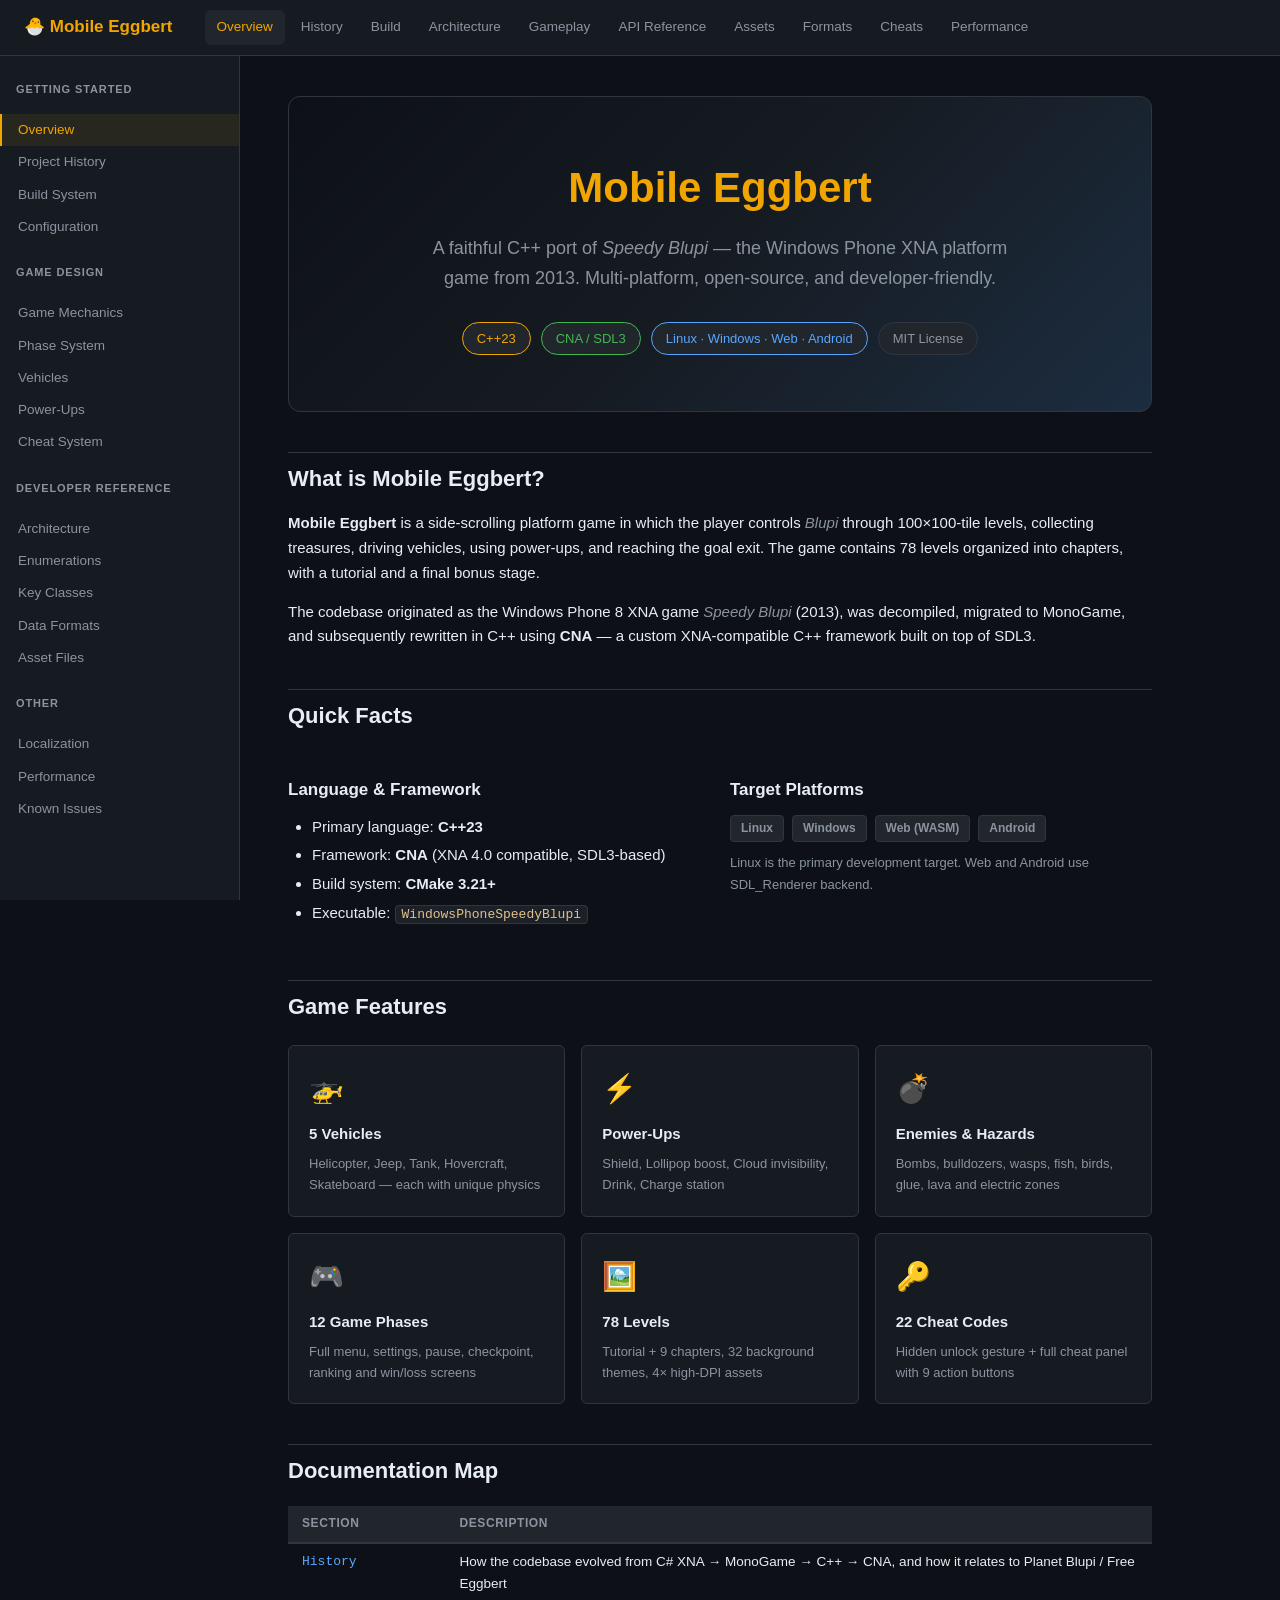
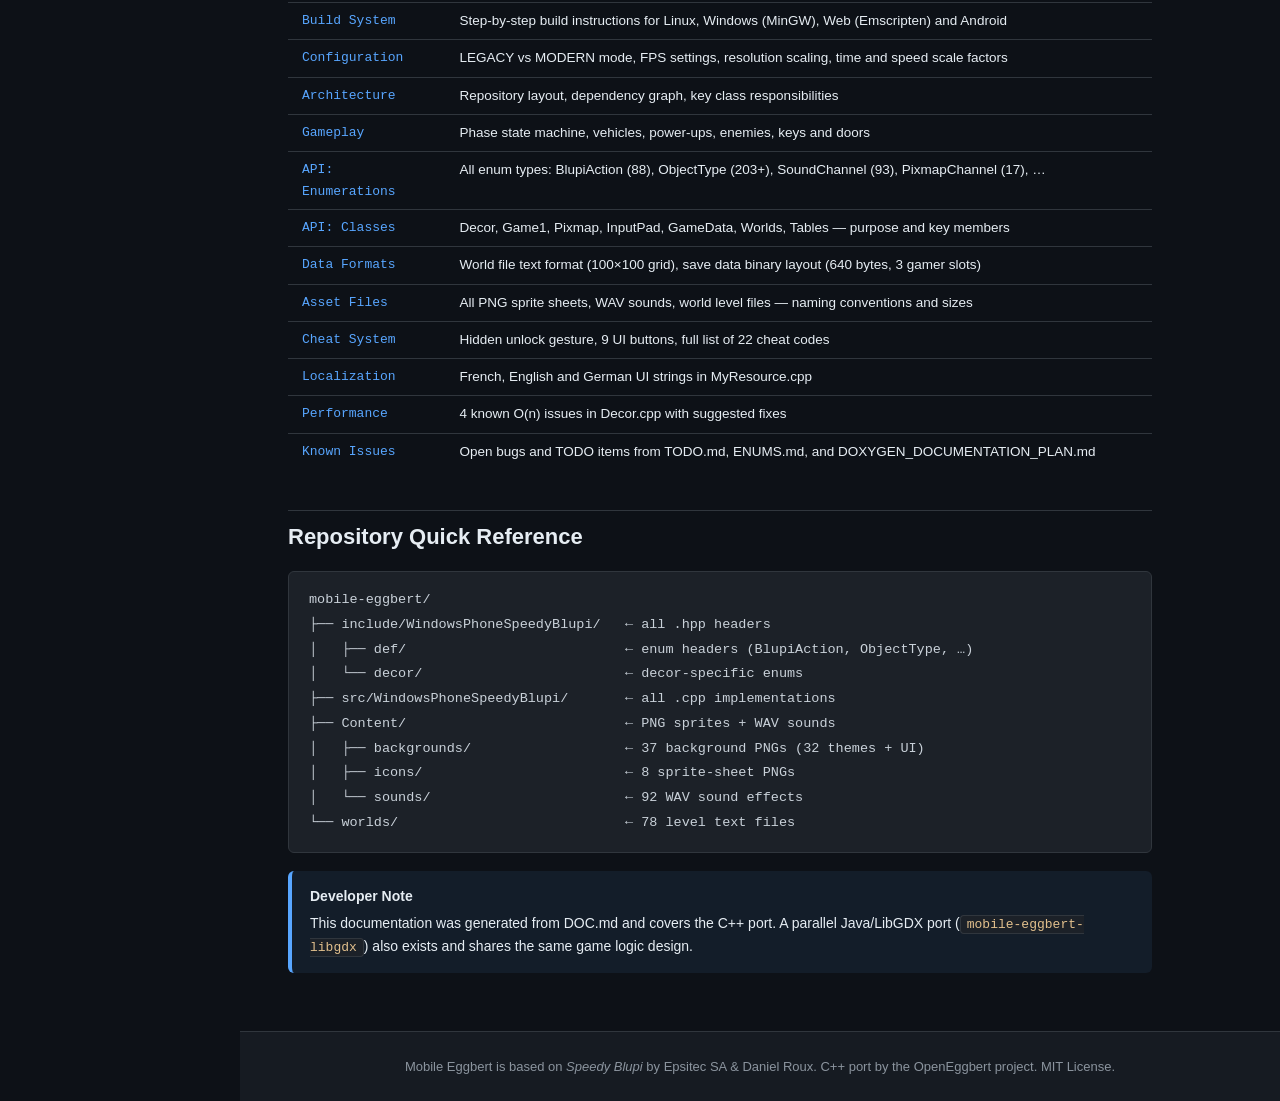
<file: index.html>
<!DOCTYPE html>
<html lang="en">
<head>
  <meta charset="UTF-8">
  <meta name="viewport" content="width=device-width, initial-scale=1.0">
  <title>Mobile Eggbert — Documentation</title>
  <link rel="stylesheet" href="style.css">
</head>
<body>

<div class="topnav">
  <a class="brand" href="index.html">🐣 Mobile Eggbert</a>
  <nav>
    <a href="index.html" class="active">Overview</a>
    <a href="history.html">History</a>
    <a href="build.html">Build</a>
    <a href="architecture.html">Architecture</a>
    <a href="gameplay.html">Gameplay</a>
    <a href="api-enums.html">API Reference</a>
    <a href="assets.html">Assets</a>
    <a href="formats.html">Formats</a>
    <a href="cheats.html">Cheats</a>
    <a href="performance.html">Performance</a>
  </nav>
</div>

<div class="layout">
  <aside class="sidebar">
    <h4>Getting Started</h4>
    <a href="index.html" class="active">Overview</a>
    <a href="history.html">Project History</a>
    <a href="build.html">Build System</a>
    <a href="config.html">Configuration</a>

    <h4>Game Design</h4>
    <a href="gameplay.html">Game Mechanics</a>
    <a href="gameplay.html#phases">Phase System</a>
    <a href="gameplay.html#vehicles">Vehicles</a>
    <a href="gameplay.html#powerups">Power-Ups</a>
    <a href="cheats.html">Cheat System</a>

    <h4>Developer Reference</h4>
    <a href="architecture.html">Architecture</a>
    <a href="api-enums.html">Enumerations</a>
    <a href="api-classes.html">Key Classes</a>
    <a href="formats.html">Data Formats</a>
    <a href="assets.html">Asset Files</a>

    <h4>Other</h4>
    <a href="localization.html">Localization</a>
    <a href="performance.html">Performance</a>
    <a href="todo.html">Known Issues</a>
  </aside>

  <div style="flex:1; min-width:0;">
    <main>

      <div class="hero">
        <h1>Mobile Eggbert</h1>
        <p>A faithful C++ port of <em>Speedy Blupi</em> — the Windows Phone XNA platform game from 2013. Multi-platform, open-source, and developer-friendly.</p>
        <div class="badges">
          <span class="badge accent">C++23</span>
          <span class="badge green">CNA / SDL3</span>
          <span class="badge blue">Linux · Windows · Web · Android</span>
          <span class="badge">MIT License</span>
        </div>
      </div>

      <h2>What is Mobile Eggbert?</h2>
      <p>
        <strong>Mobile Eggbert</strong> is a side-scrolling platform game in which the player controls <em>Blupi</em>
        through 100×100-tile levels, collecting treasures, driving vehicles, using power-ups, and reaching the goal exit.
        The game contains 78 levels organized into chapters, with a tutorial and a final bonus stage.
      </p>
      <p>
        The codebase originated as the Windows Phone 8 XNA game <em>Speedy Blupi</em> (2013), was decompiled, migrated
        to MonoGame, and subsequently rewritten in C++ using <strong>CNA</strong> — a custom XNA-compatible C++ framework
        built on top of SDL3.
      </p>

      <h2>Quick Facts</h2>
      <div class="grid-2">
        <div>
          <h3>Language & Framework</h3>
          <ul>
            <li>Primary language: <strong>C++23</strong></li>
            <li>Framework: <strong>CNA</strong> (XNA 4.0 compatible, SDL3-based)</li>
            <li>Build system: <strong>CMake 3.21+</strong></li>
            <li>Executable: <code>WindowsPhoneSpeedyBlupi</code></li>
          </ul>
        </div>
        <div>
          <h3>Target Platforms</h3>
          <div class="platforms">
            <span class="platform">Linux</span>
            <span class="platform">Windows</span>
            <span class="platform">Web (WASM)</span>
            <span class="platform">Android</span>
          </div>
          <p style="margin-top:10px; font-size:13px; color:var(--text-muted)">Linux is the primary development target. Web and Android use SDL_Renderer backend.</p>
        </div>
      </div>

      <h2>Game Features</h2>
      <div class="cards">
        <a class="card" href="gameplay.html#vehicles">
          <div class="card-icon">🚁</div>
          <div class="card-title">5 Vehicles</div>
          <div class="card-desc">Helicopter, Jeep, Tank, Hovercraft, Skateboard — each with unique physics</div>
        </a>
        <a class="card" href="gameplay.html#powerups">
          <div class="card-icon">⚡</div>
          <div class="card-title">Power-Ups</div>
          <div class="card-desc">Shield, Lollipop boost, Cloud invisibility, Drink, Charge station</div>
        </a>
        <a class="card" href="gameplay.html#enemies">
          <div class="card-icon">💣</div>
          <div class="card-title">Enemies & Hazards</div>
          <div class="card-desc">Bombs, bulldozers, wasps, fish, birds, glue, lava and electric zones</div>
        </a>
        <a class="card" href="gameplay.html#phases">
          <div class="card-icon">🎮</div>
          <div class="card-title">12 Game Phases</div>
          <div class="card-desc">Full menu, settings, pause, checkpoint, ranking and win/loss screens</div>
        </a>
        <a class="card" href="assets.html">
          <div class="card-icon">🖼️</div>
          <div class="card-title">78 Levels</div>
          <div class="card-desc">Tutorial + 9 chapters, 32 background themes, 4× high-DPI assets</div>
        </a>
        <a class="card" href="cheats.html">
          <div class="card-icon">🔑</div>
          <div class="card-title">22 Cheat Codes</div>
          <div class="card-desc">Hidden unlock gesture + full cheat panel with 9 action buttons</div>
        </a>
      </div>

      <h2>Documentation Map</h2>
      <div class="table-wrap">
        <table>
          <thead><tr><th>Section</th><th>Description</th></tr></thead>
          <tbody>
            <tr><td><a href="history.html">History</a></td><td>How the codebase evolved from C# XNA → MonoGame → C++ → CNA, and how it relates to Planet Blupi / Free Eggbert</td></tr>
            <tr><td><a href="build.html">Build System</a></td><td>Step-by-step build instructions for Linux, Windows (MinGW), Web (Emscripten) and Android</td></tr>
            <tr><td><a href="config.html">Configuration</a></td><td>LEGACY vs MODERN mode, FPS settings, resolution scaling, time and speed scale factors</td></tr>
            <tr><td><a href="architecture.html">Architecture</a></td><td>Repository layout, dependency graph, key class responsibilities</td></tr>
            <tr><td><a href="gameplay.html">Gameplay</a></td><td>Phase state machine, vehicles, power-ups, enemies, keys and doors</td></tr>
            <tr><td><a href="api-enums.html">API: Enumerations</a></td><td>All enum types: BlupiAction (88), ObjectType (203+), SoundChannel (93), PixmapChannel (17), …</td></tr>
            <tr><td><a href="api-classes.html">API: Classes</a></td><td>Decor, Game1, Pixmap, InputPad, GameData, Worlds, Tables — purpose and key members</td></tr>
            <tr><td><a href="formats.html">Data Formats</a></td><td>World file text format (100×100 grid), save data binary layout (640 bytes, 3 gamer slots)</td></tr>
            <tr><td><a href="assets.html">Asset Files</a></td><td>All PNG sprite sheets, WAV sounds, world level files — naming conventions and sizes</td></tr>
            <tr><td><a href="cheats.html">Cheat System</a></td><td>Hidden unlock gesture, 9 UI buttons, full list of 22 cheat codes</td></tr>
            <tr><td><a href="localization.html">Localization</a></td><td>French, English and German UI strings in MyResource.cpp</td></tr>
            <tr><td><a href="performance.html">Performance</a></td><td>4 known O(n) issues in Decor.cpp with suggested fixes</td></tr>
            <tr><td><a href="todo.html">Known Issues</a></td><td>Open bugs and TODO items from TODO.md, ENUMS.md, and DOXYGEN_DOCUMENTATION_PLAN.md</td></tr>
          </tbody>
        </table>
      </div>

      <h2>Repository Quick Reference</h2>
      <pre><code>mobile-eggbert/
├── include/WindowsPhoneSpeedyBlupi/   ← all .hpp headers
│   ├── def/                           ← enum headers (BlupiAction, ObjectType, …)
│   └── decor/                         ← decor-specific enums
├── src/WindowsPhoneSpeedyBlupi/       ← all .cpp implementations
├── Content/                           ← PNG sprites + WAV sounds
│   ├── backgrounds/                   ← 37 background PNGs (32 themes + UI)
│   ├── icons/                         ← 8 sprite-sheet PNGs
│   └── sounds/                        ← 92 WAV sound effects
└── worlds/                            ← 78 level text files</code></pre>

      <div class="callout info">
        <strong>Developer Note</strong>
        This documentation was generated from DOC.md and covers the C++ port. A parallel Java/LibGDX port
        (<code>mobile-eggbert-libgdx</code>) also exists and shares the same game logic design.
      </div>

    </main>
    <footer>
      Mobile Eggbert is based on <em>Speedy Blupi</em> by Epsitec SA &amp; Daniel Roux.
      C++ port by the OpenEggbert project. MIT License.
    </footer>
  </div>
</div>

</body>
</html>
</file>
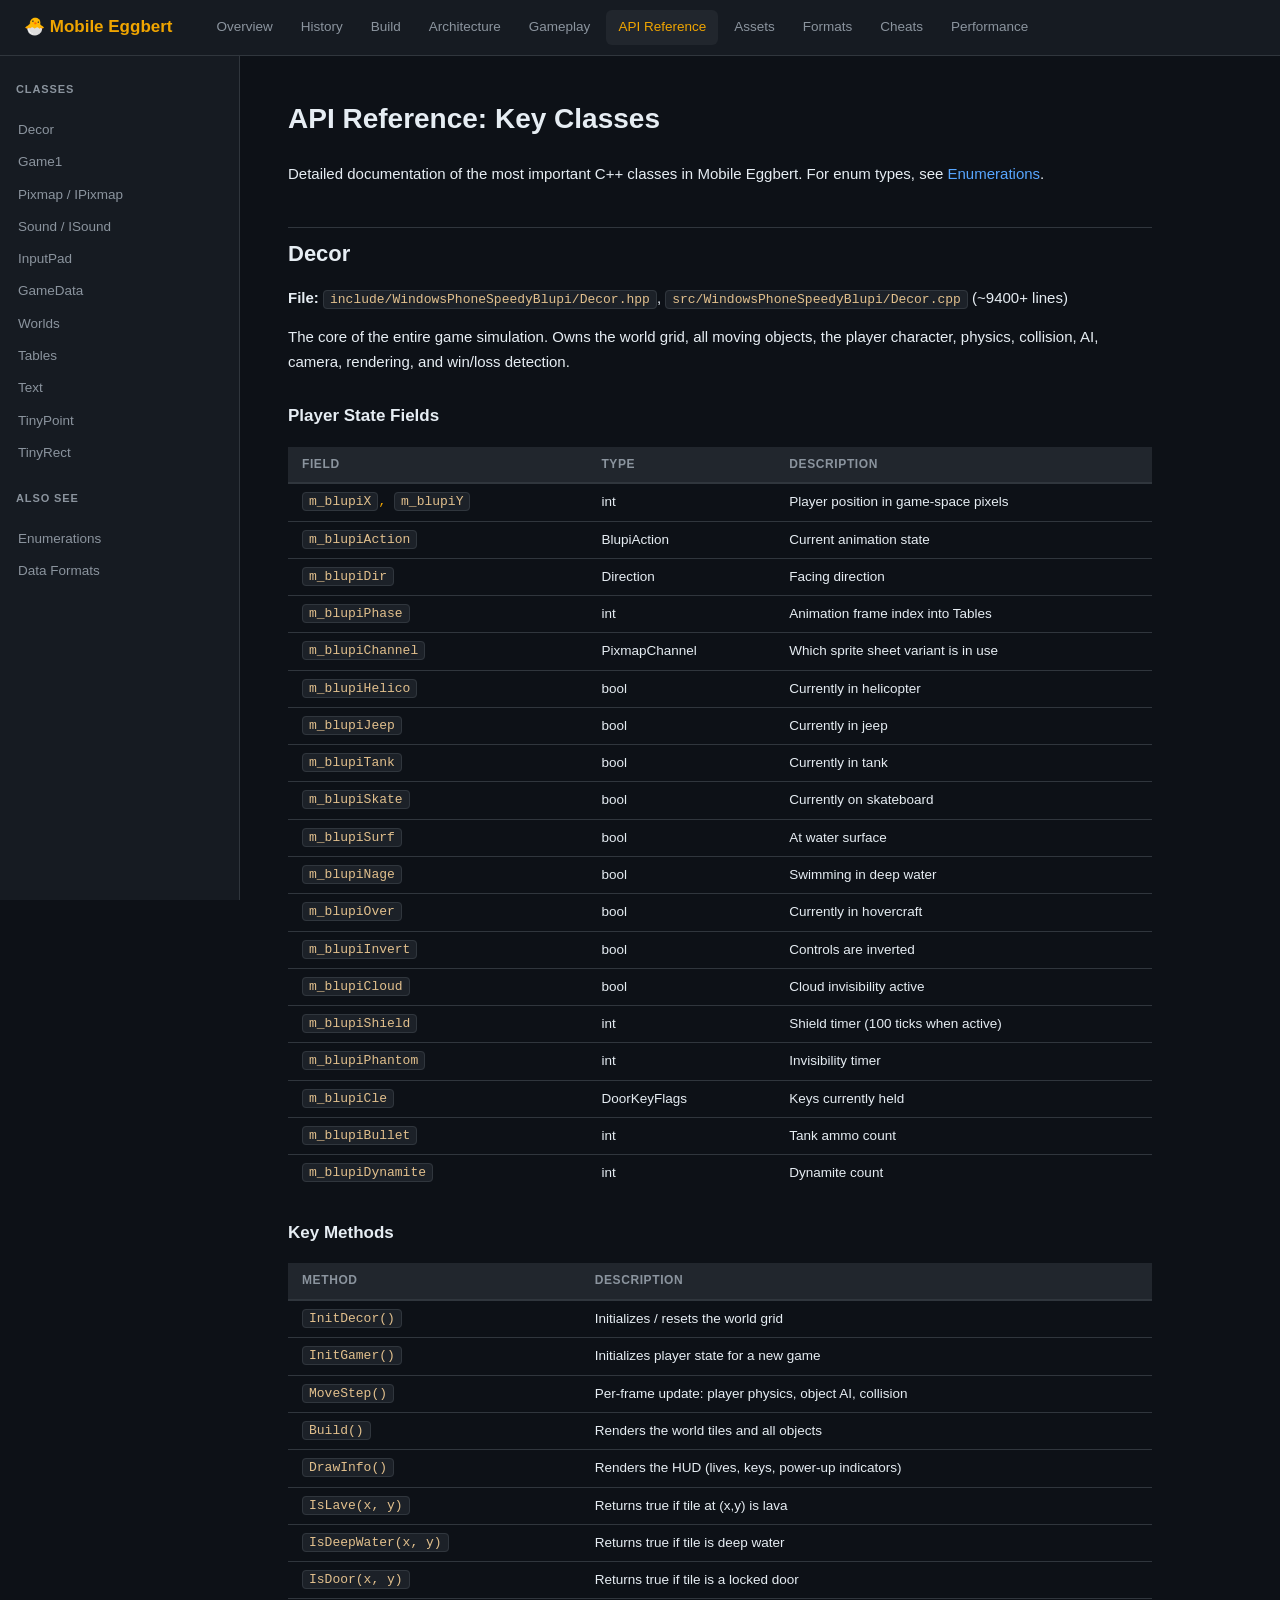
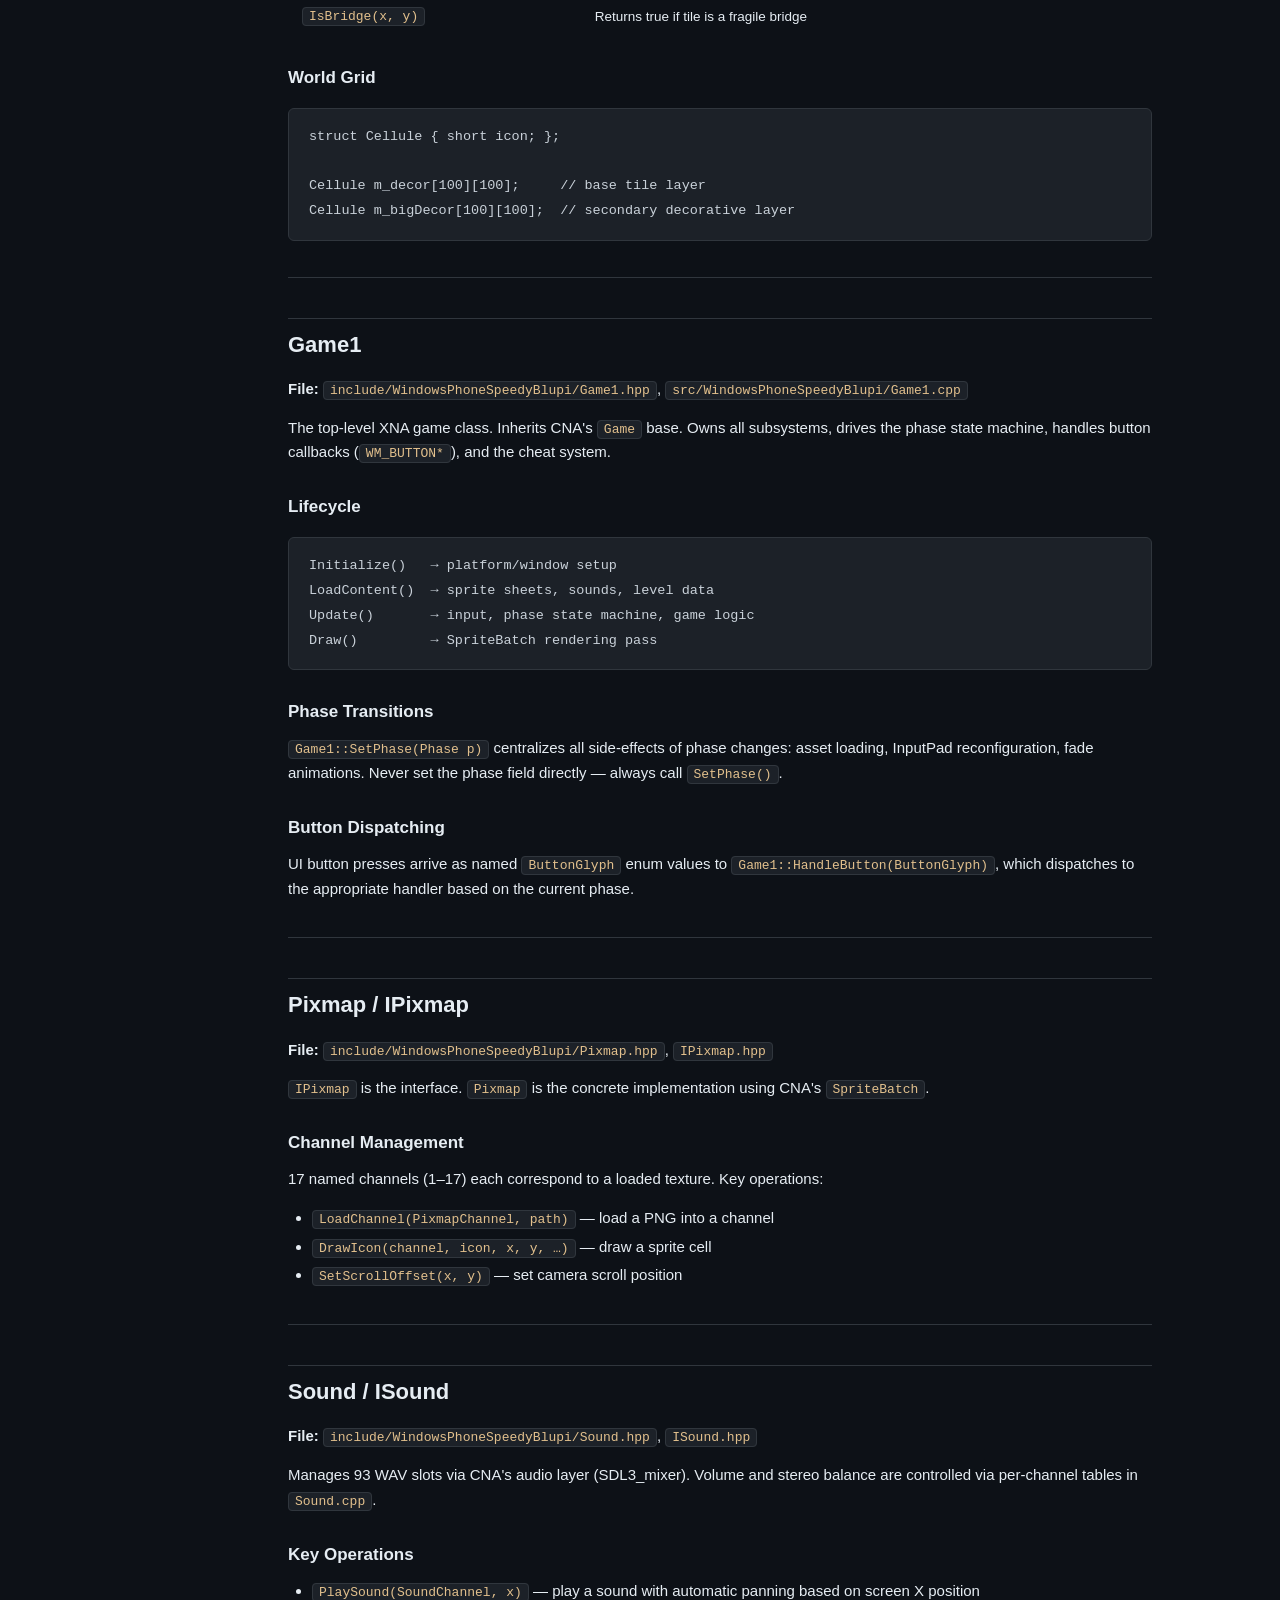
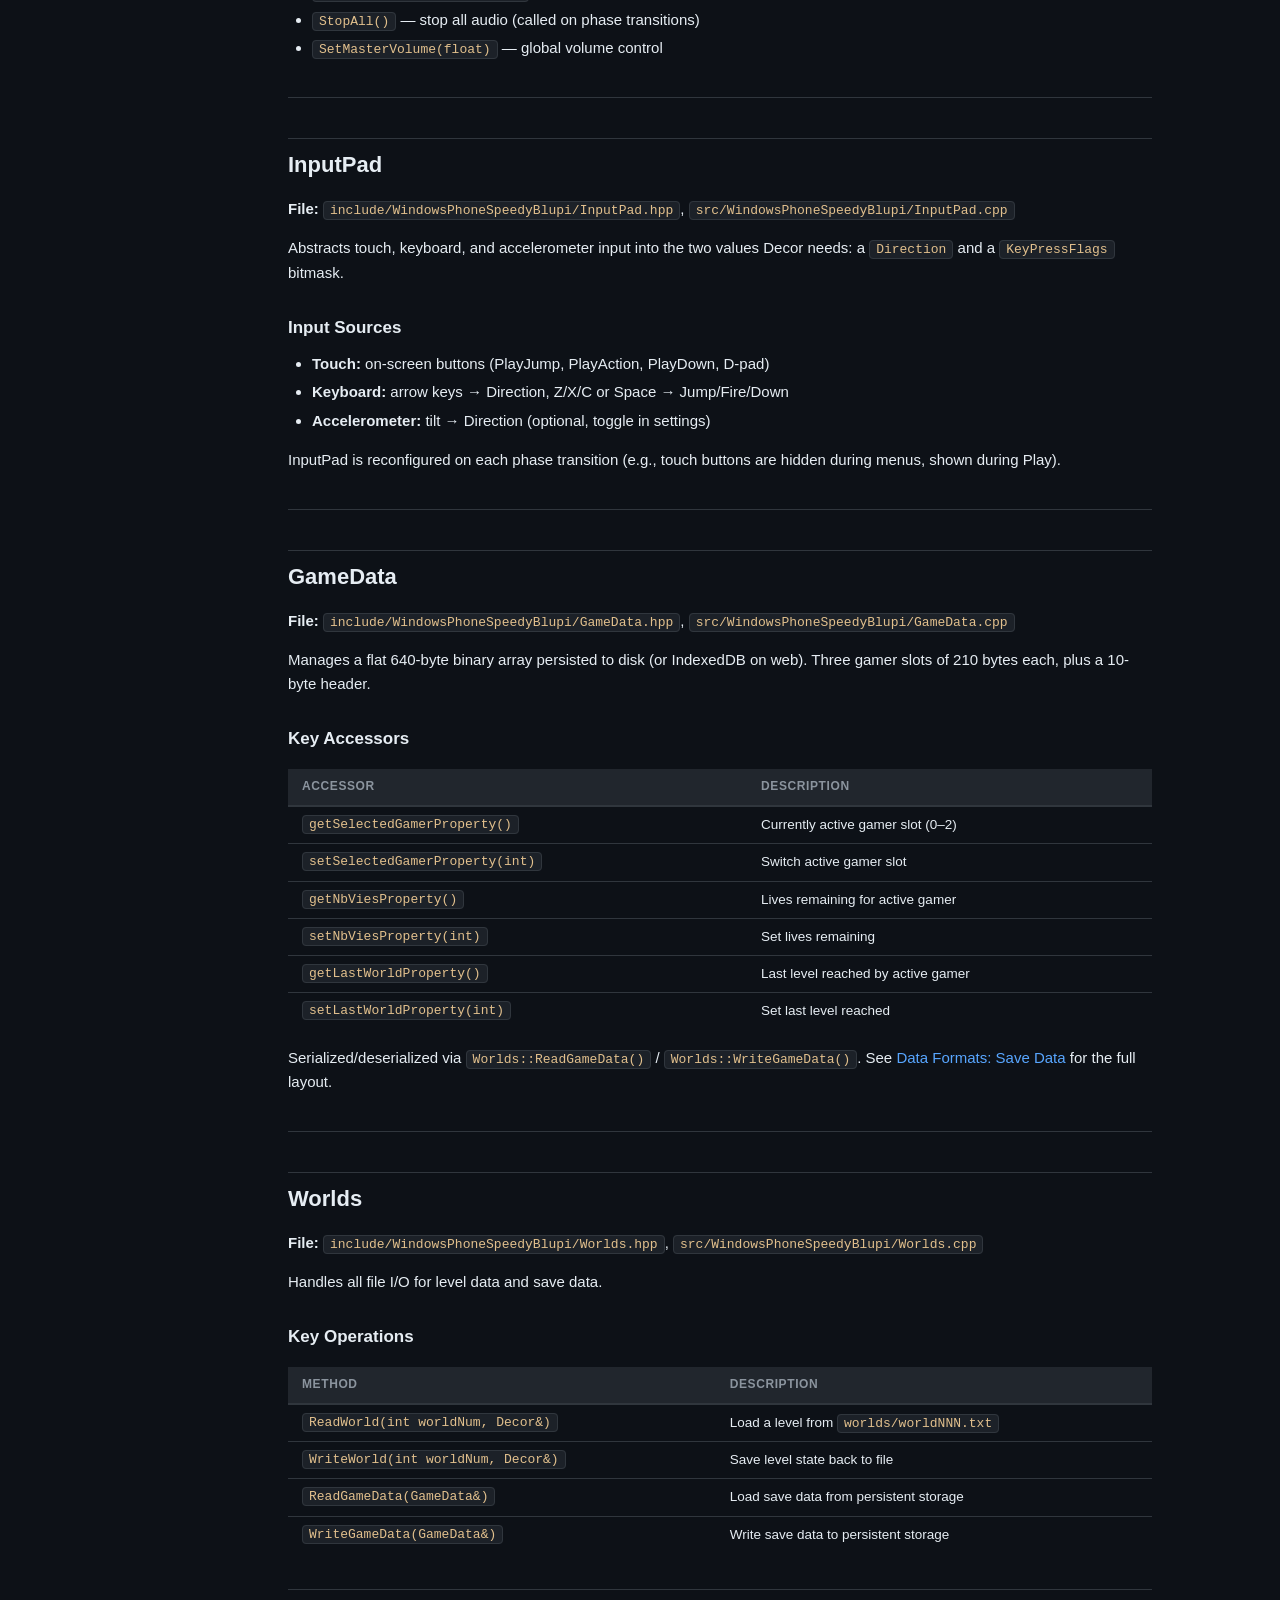
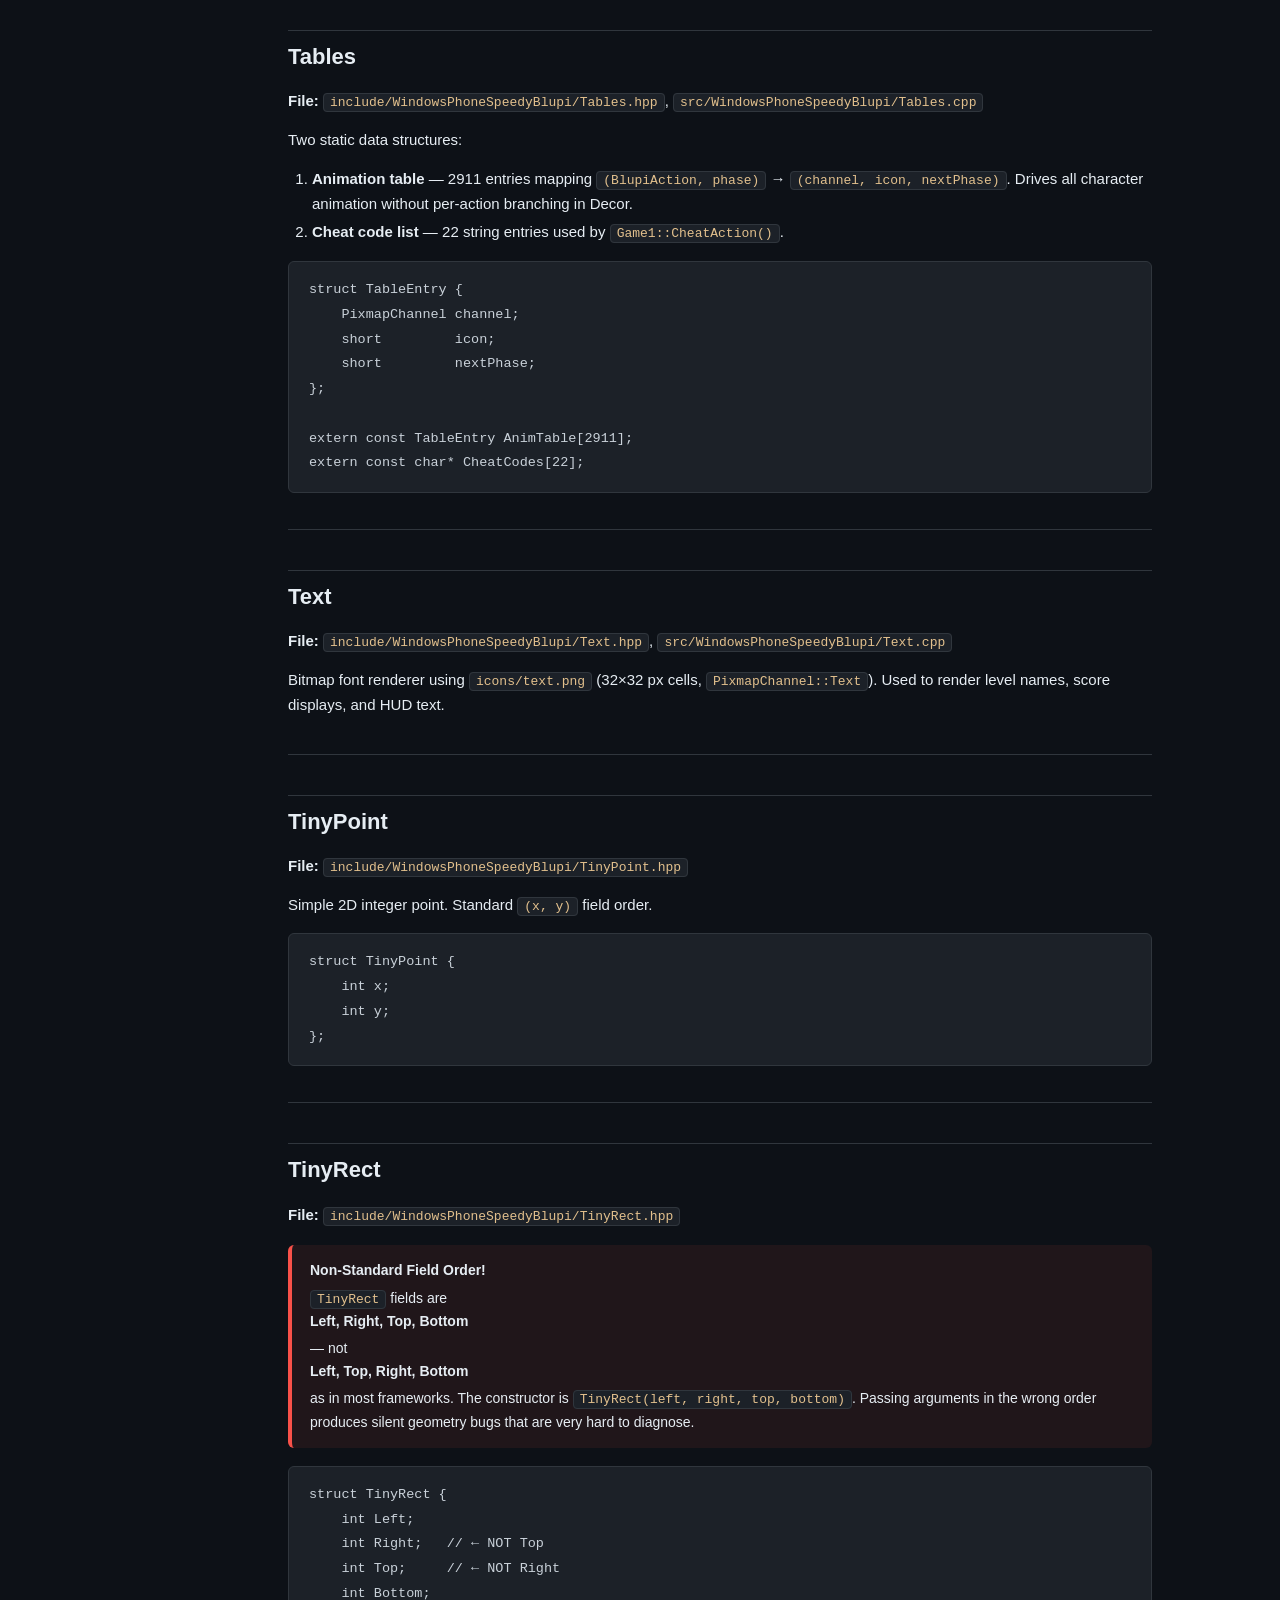
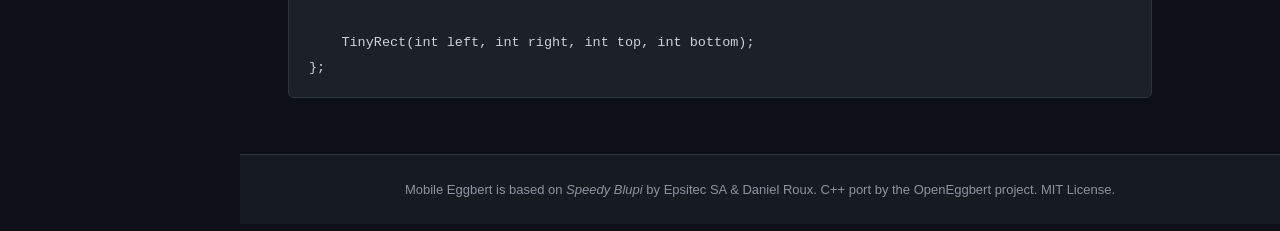
<file: api-classes.html>
<!DOCTYPE html>
<html lang="en">
<head>
  <meta charset="UTF-8">
  <meta name="viewport" content="width=device-width, initial-scale=1.0">
  <title>API: Classes — Mobile Eggbert</title>
  <link rel="stylesheet" href="style.css">
</head>
<body>

<div class="topnav">
  <a class="brand" href="index.html">🐣 Mobile Eggbert</a>
  <nav>
    <a href="index.html">Overview</a>
    <a href="history.html">History</a>
    <a href="build.html">Build</a>
    <a href="architecture.html">Architecture</a>
    <a href="gameplay.html">Gameplay</a>
    <a href="api-enums.html" class="active">API Reference</a>
    <a href="assets.html">Assets</a>
    <a href="formats.html">Formats</a>
    <a href="cheats.html">Cheats</a>
    <a href="performance.html">Performance</a>
  </nav>
</div>

<div class="layout">
  <aside class="sidebar">
    <h4>Classes</h4>
    <a href="#decor">Decor</a>
    <a href="#game1">Game1</a>
    <a href="#pixmap">Pixmap / IPixmap</a>
    <a href="#sound">Sound / ISound</a>
    <a href="#inputpad">InputPad</a>
    <a href="#gamedata">GameData</a>
    <a href="#worlds">Worlds</a>
    <a href="#tables">Tables</a>
    <a href="#text">Text</a>
    <a href="#tinypoint">TinyPoint</a>
    <a href="#tinyrect">TinyRect</a>

    <h4>Also See</h4>
    <a href="api-enums.html">Enumerations</a>
    <a href="formats.html">Data Formats</a>
  </aside>

  <div style="flex:1; min-width:0;">
    <main>
      <h1>API Reference: Key Classes</h1>
      <p>Detailed documentation of the most important C++ classes in Mobile Eggbert. For enum types, see <a href="api-enums.html">Enumerations</a>.</p>

      <!-- DECOR -->
      <h2 id="decor">Decor</h2>
      <p><strong>File:</strong> <code>include/WindowsPhoneSpeedyBlupi/Decor.hpp</code>, <code>src/WindowsPhoneSpeedyBlupi/Decor.cpp</code> (~9400+ lines)</p>
      <p>The core of the entire game simulation. Owns the world grid, all moving objects, the player character, physics, collision, AI, camera, rendering, and win/loss detection.</p>

      <h3>Player State Fields</h3>
      <div class="table-wrap"><table>
        <thead><tr><th>Field</th><th>Type</th><th>Description</th></tr></thead>
        <tbody>
          <tr><td><code>m_blupiX</code>, <code>m_blupiY</code></td><td>int</td><td>Player position in game-space pixels</td></tr>
          <tr><td><code>m_blupiAction</code></td><td>BlupiAction</td><td>Current animation state</td></tr>
          <tr><td><code>m_blupiDir</code></td><td>Direction</td><td>Facing direction</td></tr>
          <tr><td><code>m_blupiPhase</code></td><td>int</td><td>Animation frame index into Tables</td></tr>
          <tr><td><code>m_blupiChannel</code></td><td>PixmapChannel</td><td>Which sprite sheet variant is in use</td></tr>
          <tr><td><code>m_blupiHelico</code></td><td>bool</td><td>Currently in helicopter</td></tr>
          <tr><td><code>m_blupiJeep</code></td><td>bool</td><td>Currently in jeep</td></tr>
          <tr><td><code>m_blupiTank</code></td><td>bool</td><td>Currently in tank</td></tr>
          <tr><td><code>m_blupiSkate</code></td><td>bool</td><td>Currently on skateboard</td></tr>
          <tr><td><code>m_blupiSurf</code></td><td>bool</td><td>At water surface</td></tr>
          <tr><td><code>m_blupiNage</code></td><td>bool</td><td>Swimming in deep water</td></tr>
          <tr><td><code>m_blupiOver</code></td><td>bool</td><td>Currently in hovercraft</td></tr>
          <tr><td><code>m_blupiInvert</code></td><td>bool</td><td>Controls are inverted</td></tr>
          <tr><td><code>m_blupiCloud</code></td><td>bool</td><td>Cloud invisibility active</td></tr>
          <tr><td><code>m_blupiShield</code></td><td>int</td><td>Shield timer (100 ticks when active)</td></tr>
          <tr><td><code>m_blupiPhantom</code></td><td>int</td><td>Invisibility timer</td></tr>
          <tr><td><code>m_blupiCle</code></td><td>DoorKeyFlags</td><td>Keys currently held</td></tr>
          <tr><td><code>m_blupiBullet</code></td><td>int</td><td>Tank ammo count</td></tr>
          <tr><td><code>m_blupiDynamite</code></td><td>int</td><td>Dynamite count</td></tr>
        </tbody>
      </table></div>

      <h3>Key Methods</h3>
      <div class="table-wrap"><table>
        <thead><tr><th>Method</th><th>Description</th></tr></thead>
        <tbody>
          <tr><td><code>InitDecor()</code></td><td>Initializes / resets the world grid</td></tr>
          <tr><td><code>InitGamer()</code></td><td>Initializes player state for a new game</td></tr>
          <tr><td><code>MoveStep()</code></td><td>Per-frame update: player physics, object AI, collision</td></tr>
          <tr><td><code>Build()</code></td><td>Renders the world tiles and all objects</td></tr>
          <tr><td><code>DrawInfo()</code></td><td>Renders the HUD (lives, keys, power-up indicators)</td></tr>
          <tr><td><code>IsLave(x, y)</code></td><td>Returns true if tile at (x,y) is lava</td></tr>
          <tr><td><code>IsDeepWater(x, y)</code></td><td>Returns true if tile is deep water</td></tr>
          <tr><td><code>IsDoor(x, y)</code></td><td>Returns true if tile is a locked door</td></tr>
          <tr><td><code>IsBridge(x, y)</code></td><td>Returns true if tile is a fragile bridge</td></tr>
        </tbody>
      </table></div>

      <h3>World Grid</h3>
      <pre><code>struct Cellule { short icon; };

Cellule m_decor[100][100];     // base tile layer
Cellule m_bigDecor[100][100];  // secondary decorative layer</code></pre>

      <hr>

      <!-- GAME1 -->
      <h2 id="game1">Game1</h2>
      <p><strong>File:</strong> <code>include/WindowsPhoneSpeedyBlupi/Game1.hpp</code>, <code>src/WindowsPhoneSpeedyBlupi/Game1.cpp</code></p>
      <p>The top-level XNA game class. Inherits CNA's <code>Game</code> base. Owns all subsystems, drives the phase state machine, handles button callbacks (<code>WM_BUTTON*</code>), and the cheat system.</p>

      <h3>Lifecycle</h3>
      <pre><code>Initialize()   → platform/window setup
LoadContent()  → sprite sheets, sounds, level data
Update()       → input, phase state machine, game logic
Draw()         → SpriteBatch rendering pass</code></pre>

      <h3>Phase Transitions</h3>
      <p><code>Game1::SetPhase(Phase p)</code> centralizes all side-effects of phase changes: asset loading, InputPad reconfiguration, fade animations. Never set the phase field directly — always call <code>SetPhase()</code>.</p>

      <h3>Button Dispatching</h3>
      <p>UI button presses arrive as named <code>ButtonGlyph</code> enum values to <code>Game1::HandleButton(ButtonGlyph)</code>, which dispatches to the appropriate handler based on the current phase.</p>

      <hr>

      <!-- PIXMAP -->
      <h2 id="pixmap">Pixmap / IPixmap</h2>
      <p><strong>File:</strong> <code>include/WindowsPhoneSpeedyBlupi/Pixmap.hpp</code>, <code>IPixmap.hpp</code></p>
      <p><code>IPixmap</code> is the interface. <code>Pixmap</code> is the concrete implementation using CNA's <code>SpriteBatch</code>.</p>

      <h3>Channel Management</h3>
      <p>17 named channels (1–17) each correspond to a loaded texture. Key operations:</p>
      <ul>
        <li><code>LoadChannel(PixmapChannel, path)</code> — load a PNG into a channel</li>
        <li><code>DrawIcon(channel, icon, x, y, …)</code> — draw a sprite cell</li>
        <li><code>SetScrollOffset(x, y)</code> — set camera scroll position</li>
      </ul>

      <hr>

      <!-- SOUND -->
      <h2 id="sound">Sound / ISound</h2>
      <p><strong>File:</strong> <code>include/WindowsPhoneSpeedyBlupi/Sound.hpp</code>, <code>ISound.hpp</code></p>
      <p>Manages 93 WAV slots via CNA's audio layer (SDL3_mixer). Volume and stereo balance are controlled via per-channel tables in <code>Sound.cpp</code>.</p>

      <h3>Key Operations</h3>
      <ul>
        <li><code>PlaySound(SoundChannel, x)</code> — play a sound with automatic panning based on screen X position</li>
        <li><code>StopAll()</code> — stop all audio (called on phase transitions)</li>
        <li><code>SetMasterVolume(float)</code> — global volume control</li>
      </ul>

      <hr>

      <!-- INPUTPAD -->
      <h2 id="inputpad">InputPad</h2>
      <p><strong>File:</strong> <code>include/WindowsPhoneSpeedyBlupi/InputPad.hpp</code>, <code>src/WindowsPhoneSpeedyBlupi/InputPad.cpp</code></p>
      <p>Abstracts touch, keyboard, and accelerometer input into the two values Decor needs: a <code>Direction</code> and a <code>KeyPressFlags</code> bitmask.</p>

      <h3>Input Sources</h3>
      <ul>
        <li><strong>Touch:</strong> on-screen buttons (PlayJump, PlayAction, PlayDown, D-pad)</li>
        <li><strong>Keyboard:</strong> arrow keys → Direction, Z/X/C or Space → Jump/Fire/Down</li>
        <li><strong>Accelerometer:</strong> tilt → Direction (optional, toggle in settings)</li>
      </ul>

      <p>InputPad is reconfigured on each phase transition (e.g., touch buttons are hidden during menus, shown during Play).</p>

      <hr>

      <!-- GAMEDATA -->
      <h2 id="gamedata">GameData</h2>
      <p><strong>File:</strong> <code>include/WindowsPhoneSpeedyBlupi/GameData.hpp</code>, <code>src/WindowsPhoneSpeedyBlupi/GameData.cpp</code></p>
      <p>Manages a flat 640-byte binary array persisted to disk (or IndexedDB on web). Three gamer slots of 210 bytes each, plus a 10-byte header.</p>

      <h3>Key Accessors</h3>
      <div class="table-wrap"><table>
        <thead><tr><th>Accessor</th><th>Description</th></tr></thead>
        <tbody>
          <tr><td><code>getSelectedGamerProperty()</code></td><td>Currently active gamer slot (0–2)</td></tr>
          <tr><td><code>setSelectedGamerProperty(int)</code></td><td>Switch active gamer slot</td></tr>
          <tr><td><code>getNbViesProperty()</code></td><td>Lives remaining for active gamer</td></tr>
          <tr><td><code>setNbViesProperty(int)</code></td><td>Set lives remaining</td></tr>
          <tr><td><code>getLastWorldProperty()</code></td><td>Last level reached by active gamer</td></tr>
          <tr><td><code>setLastWorldProperty(int)</code></td><td>Set last level reached</td></tr>
        </tbody>
      </table></div>

      <p>Serialized/deserialized via <code>Worlds::ReadGameData()</code> / <code>Worlds::WriteGameData()</code>. See <a href="formats.html#savedata">Data Formats: Save Data</a> for the full layout.</p>

      <hr>

      <!-- WORLDS -->
      <h2 id="worlds">Worlds</h2>
      <p><strong>File:</strong> <code>include/WindowsPhoneSpeedyBlupi/Worlds.hpp</code>, <code>src/WindowsPhoneSpeedyBlupi/Worlds.cpp</code></p>
      <p>Handles all file I/O for level data and save data.</p>

      <h3>Key Operations</h3>
      <div class="table-wrap"><table>
        <thead><tr><th>Method</th><th>Description</th></tr></thead>
        <tbody>
          <tr><td><code>ReadWorld(int worldNum, Decor&amp;)</code></td><td>Load a level from <code>worlds/worldNNN.txt</code></td></tr>
          <tr><td><code>WriteWorld(int worldNum, Decor&amp;)</code></td><td>Save level state back to file</td></tr>
          <tr><td><code>ReadGameData(GameData&amp;)</code></td><td>Load save data from persistent storage</td></tr>
          <tr><td><code>WriteGameData(GameData&amp;)</code></td><td>Write save data to persistent storage</td></tr>
        </tbody>
      </table></div>

      <hr>

      <!-- TABLES -->
      <h2 id="tables">Tables</h2>
      <p><strong>File:</strong> <code>include/WindowsPhoneSpeedyBlupi/Tables.hpp</code>, <code>src/WindowsPhoneSpeedyBlupi/Tables.cpp</code></p>
      <p>Two static data structures:</p>
      <ol>
        <li><strong>Animation table</strong> — 2911 entries mapping <code>(BlupiAction, phase)</code> → <code>(channel, icon, nextPhase)</code>. Drives all character animation without per-action branching in Decor.</li>
        <li><strong>Cheat code list</strong> — 22 string entries used by <code>Game1::CheatAction()</code>.</li>
      </ol>
      <pre><code>struct TableEntry {
    PixmapChannel channel;
    short         icon;
    short         nextPhase;
};

extern const TableEntry AnimTable[2911];
extern const char* CheatCodes[22];</code></pre>

      <hr>

      <!-- TEXT -->
      <h2 id="text">Text</h2>
      <p><strong>File:</strong> <code>include/WindowsPhoneSpeedyBlupi/Text.hpp</code>, <code>src/WindowsPhoneSpeedyBlupi/Text.cpp</code></p>
      <p>Bitmap font renderer using <code>icons/text.png</code> (32×32 px cells, <code>PixmapChannel::Text</code>). Used to render level names, score displays, and HUD text.</p>

      <hr>

      <!-- TINYPOINT -->
      <h2 id="tinypoint">TinyPoint</h2>
      <p><strong>File:</strong> <code>include/WindowsPhoneSpeedyBlupi/TinyPoint.hpp</code></p>
      <p>Simple 2D integer point. Standard <code>(x, y)</code> field order.</p>
      <pre><code>struct TinyPoint {
    int x;
    int y;
};</code></pre>

      <hr>

      <!-- TINYRECT -->
      <h2 id="tinyrect">TinyRect</h2>
      <p><strong>File:</strong> <code>include/WindowsPhoneSpeedyBlupi/TinyRect.hpp</code></p>

      <div class="callout danger">
        <strong>Non-Standard Field Order!</strong>
        <code>TinyRect</code> fields are <strong>Left, Right, Top, Bottom</strong> — not <strong>Left, Top, Right, Bottom</strong>
        as in most frameworks. The constructor is <code>TinyRect(left, right, top, bottom)</code>.
        Passing arguments in the wrong order produces silent geometry bugs that are very hard to diagnose.
      </div>

      <pre><code>struct TinyRect {
    int Left;
    int Right;   // ← NOT Top
    int Top;     // ← NOT Right
    int Bottom;

    TinyRect(int left, int right, int top, int bottom);
};</code></pre>

    </main>
    <footer>
      Mobile Eggbert is based on <em>Speedy Blupi</em> by Epsitec SA &amp; Daniel Roux.
      C++ port by the OpenEggbert project. MIT License.
    </footer>
  </div>
</div>

</body>
</html>
</file>
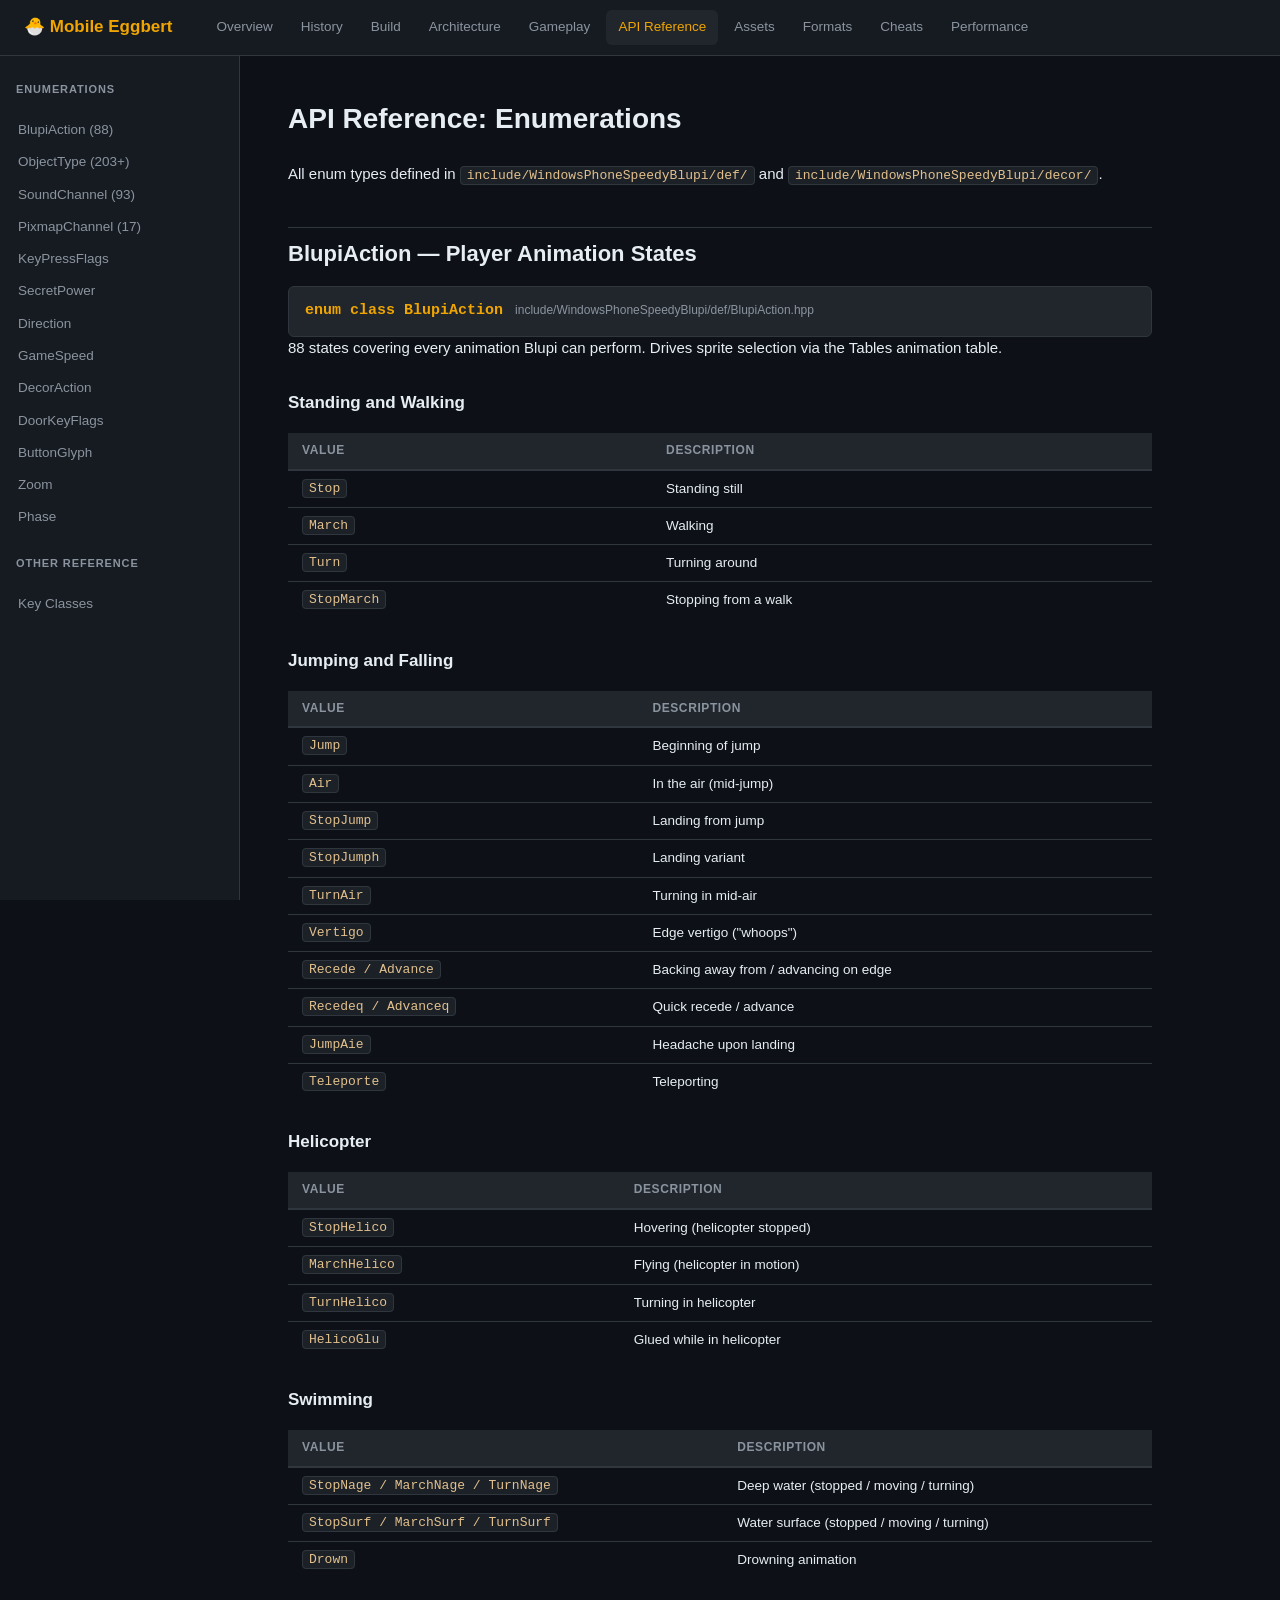
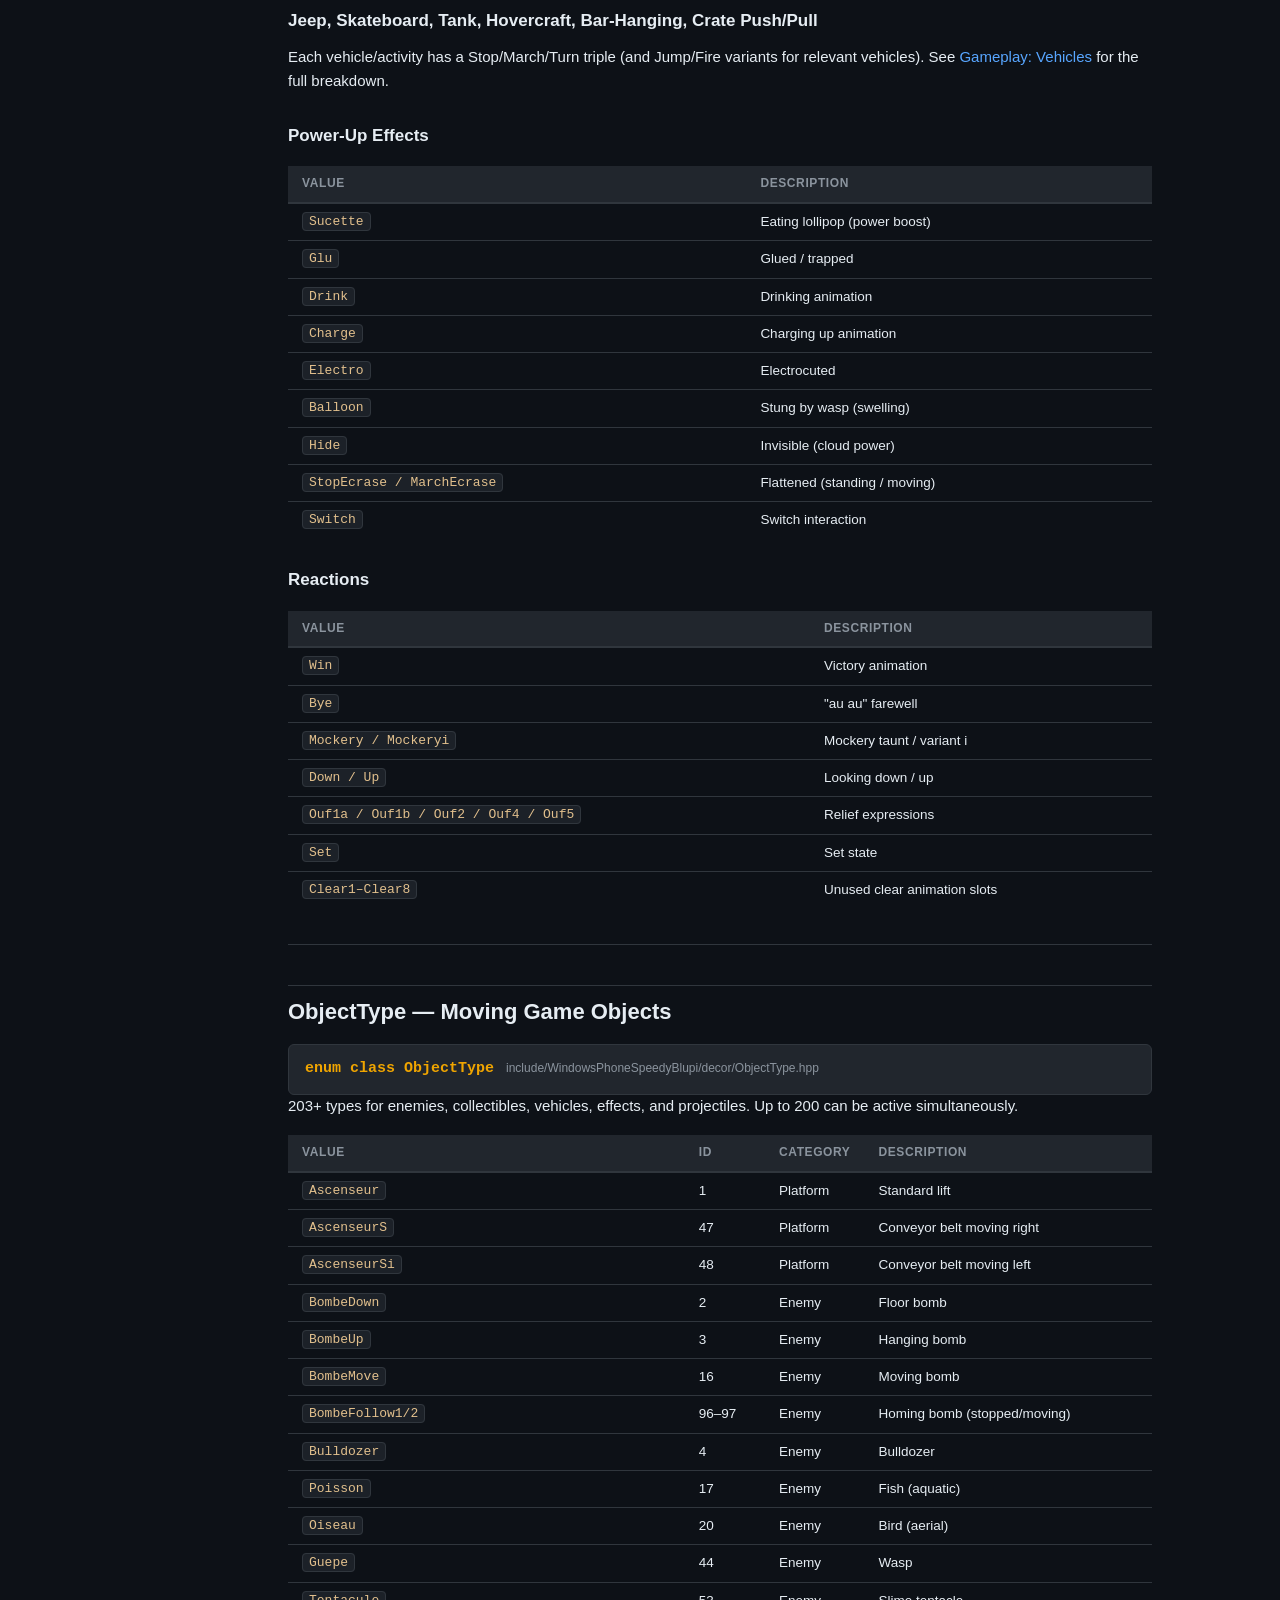
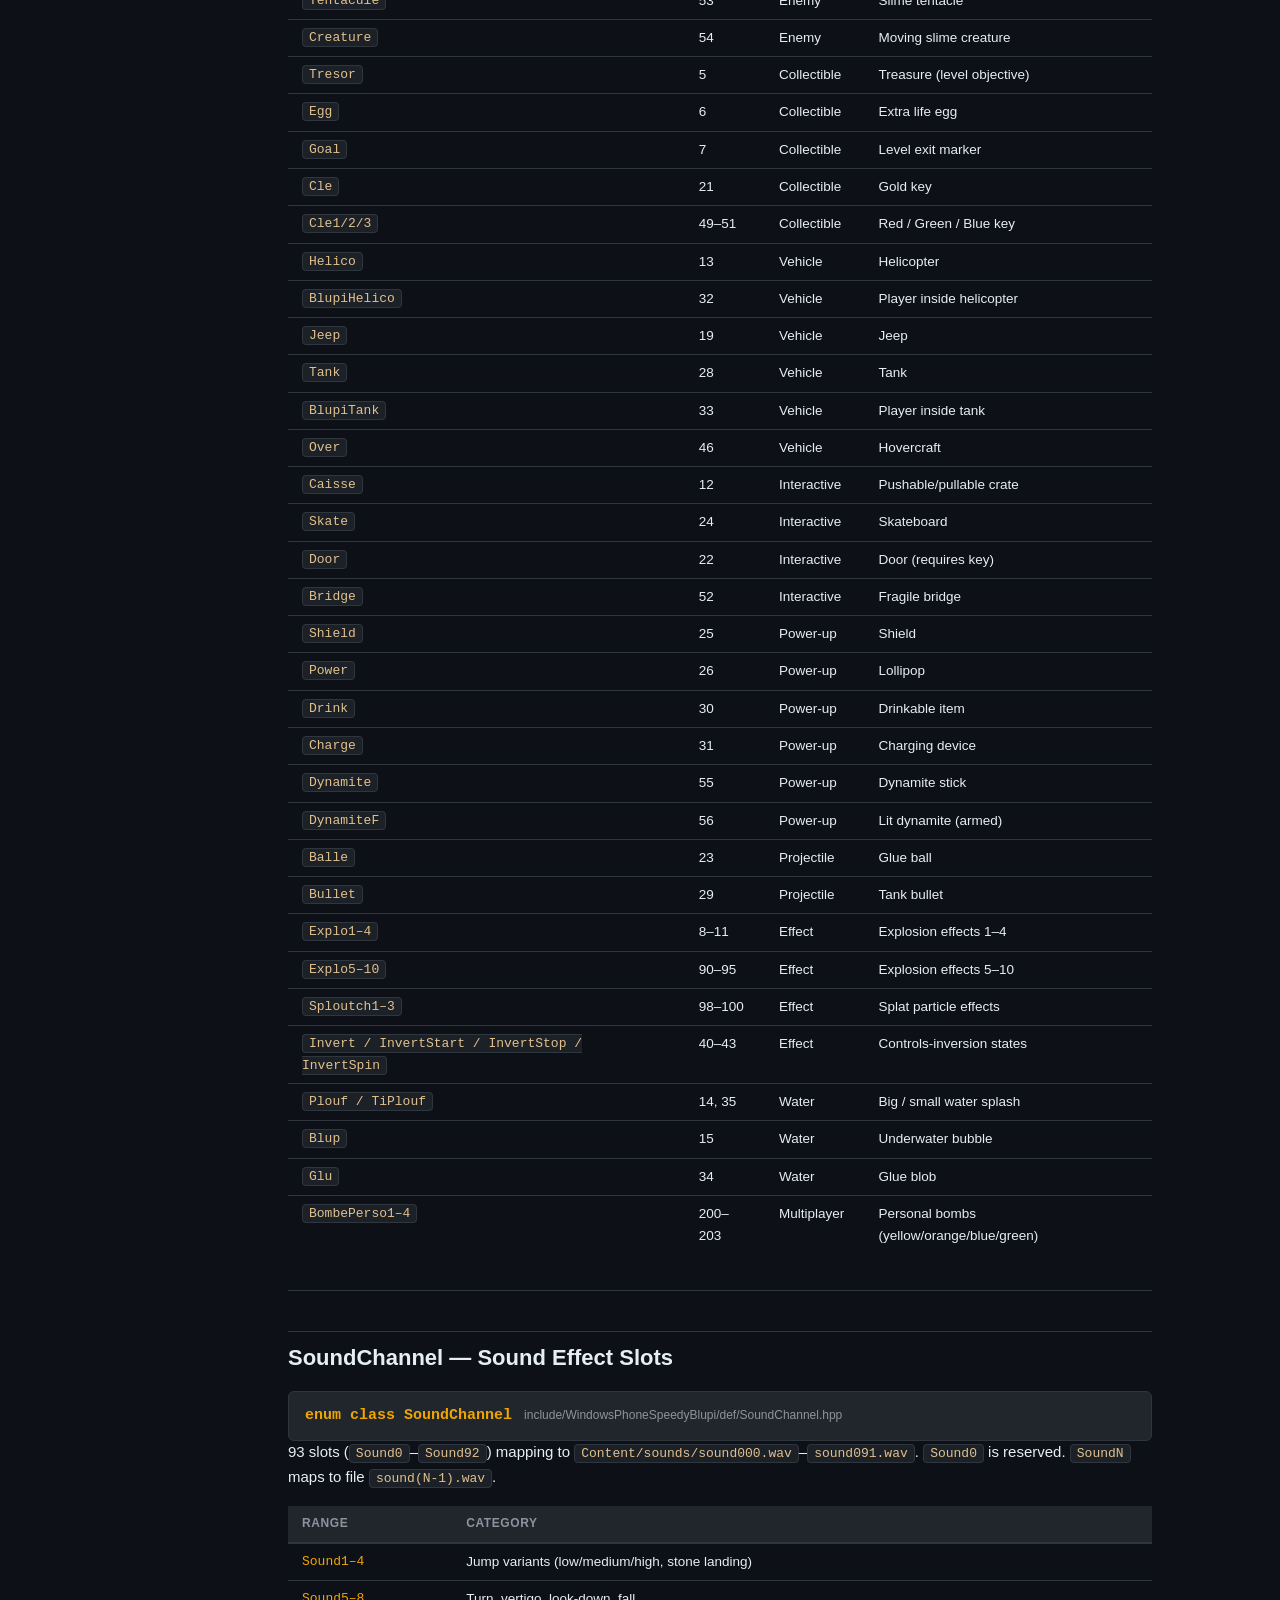
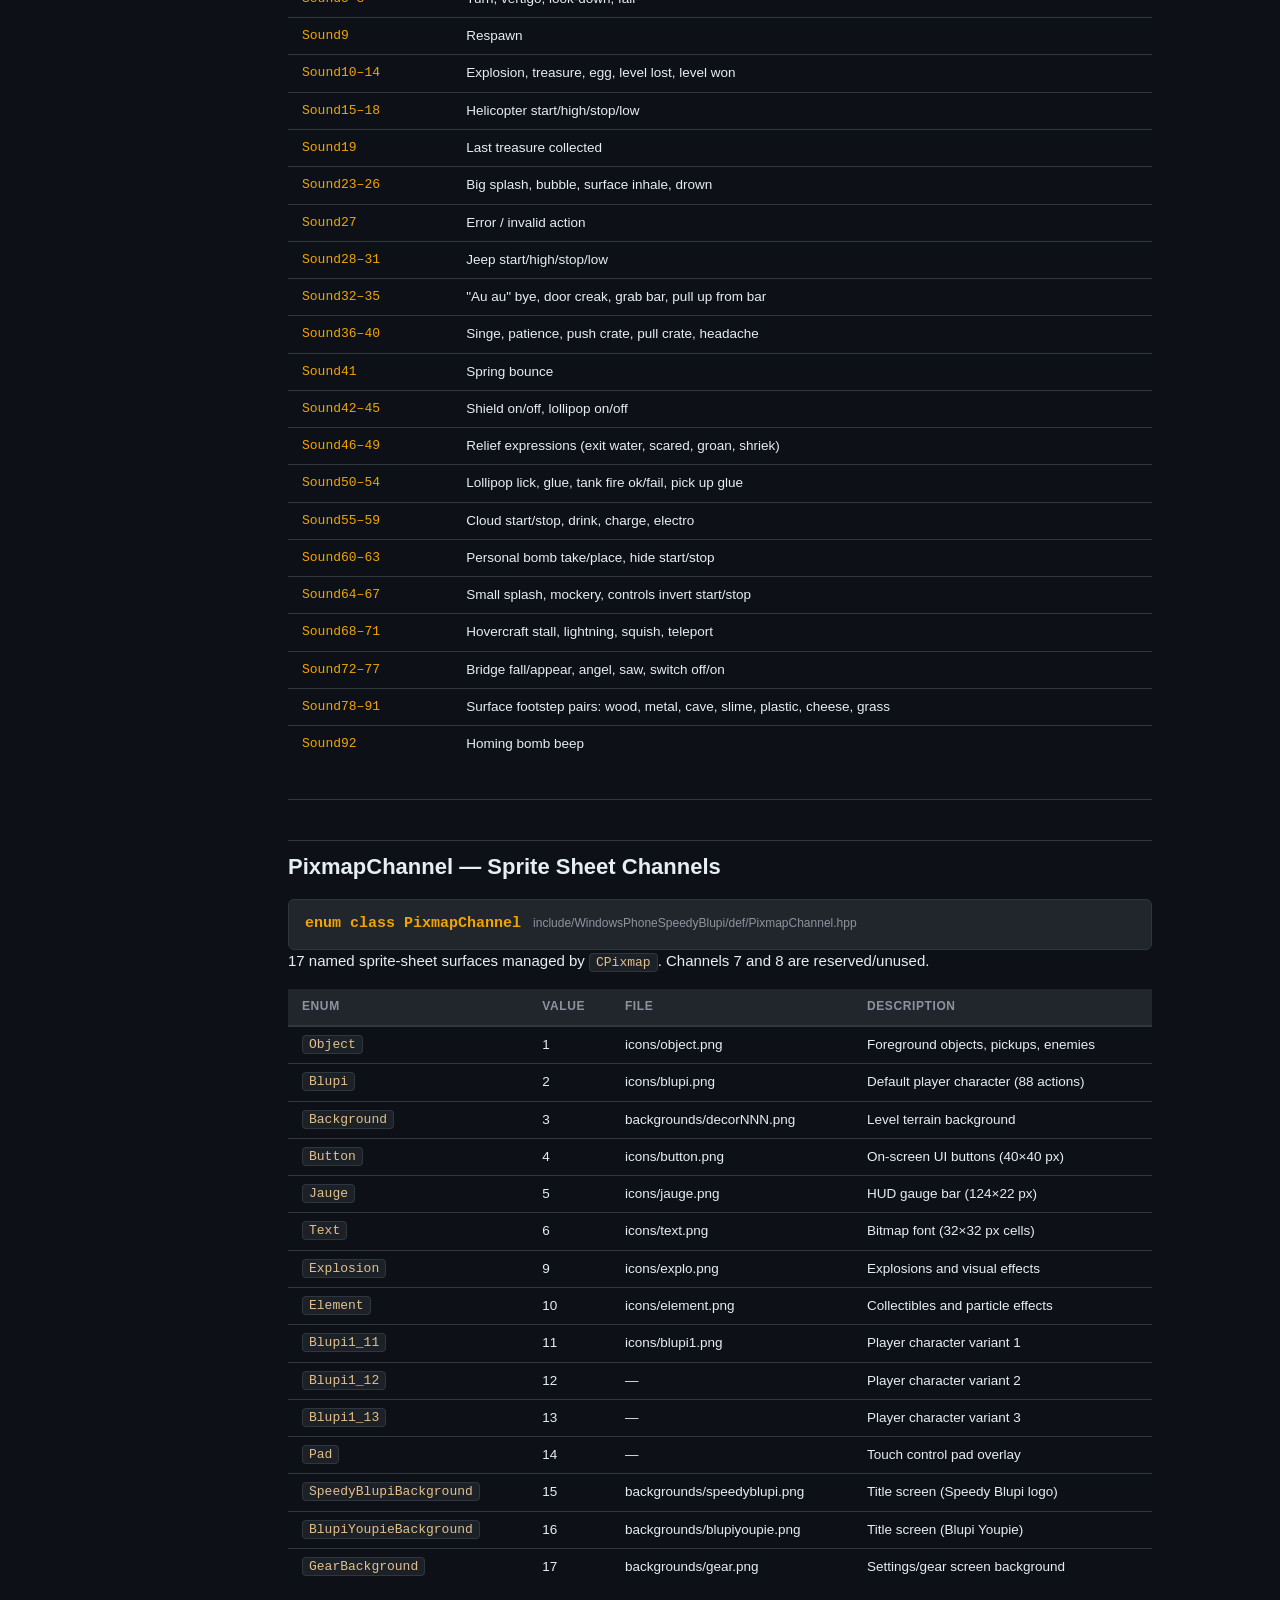
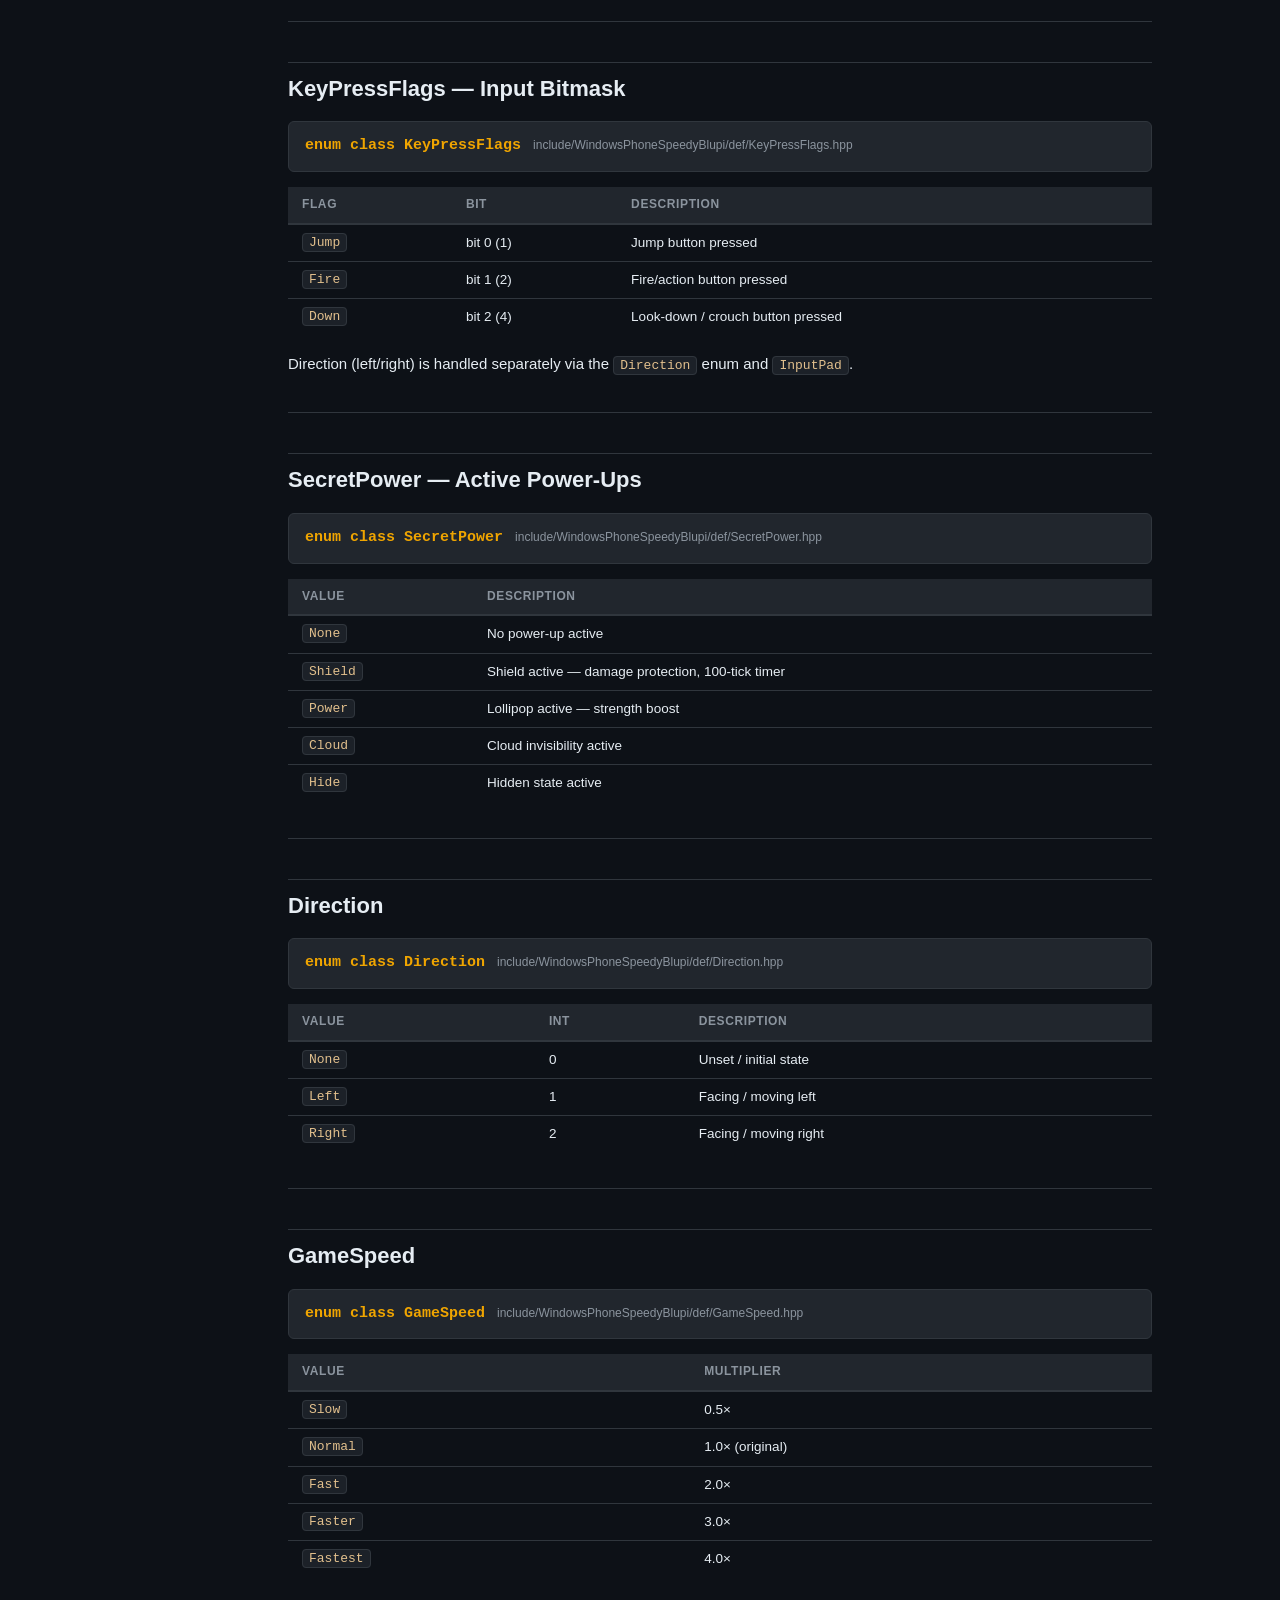
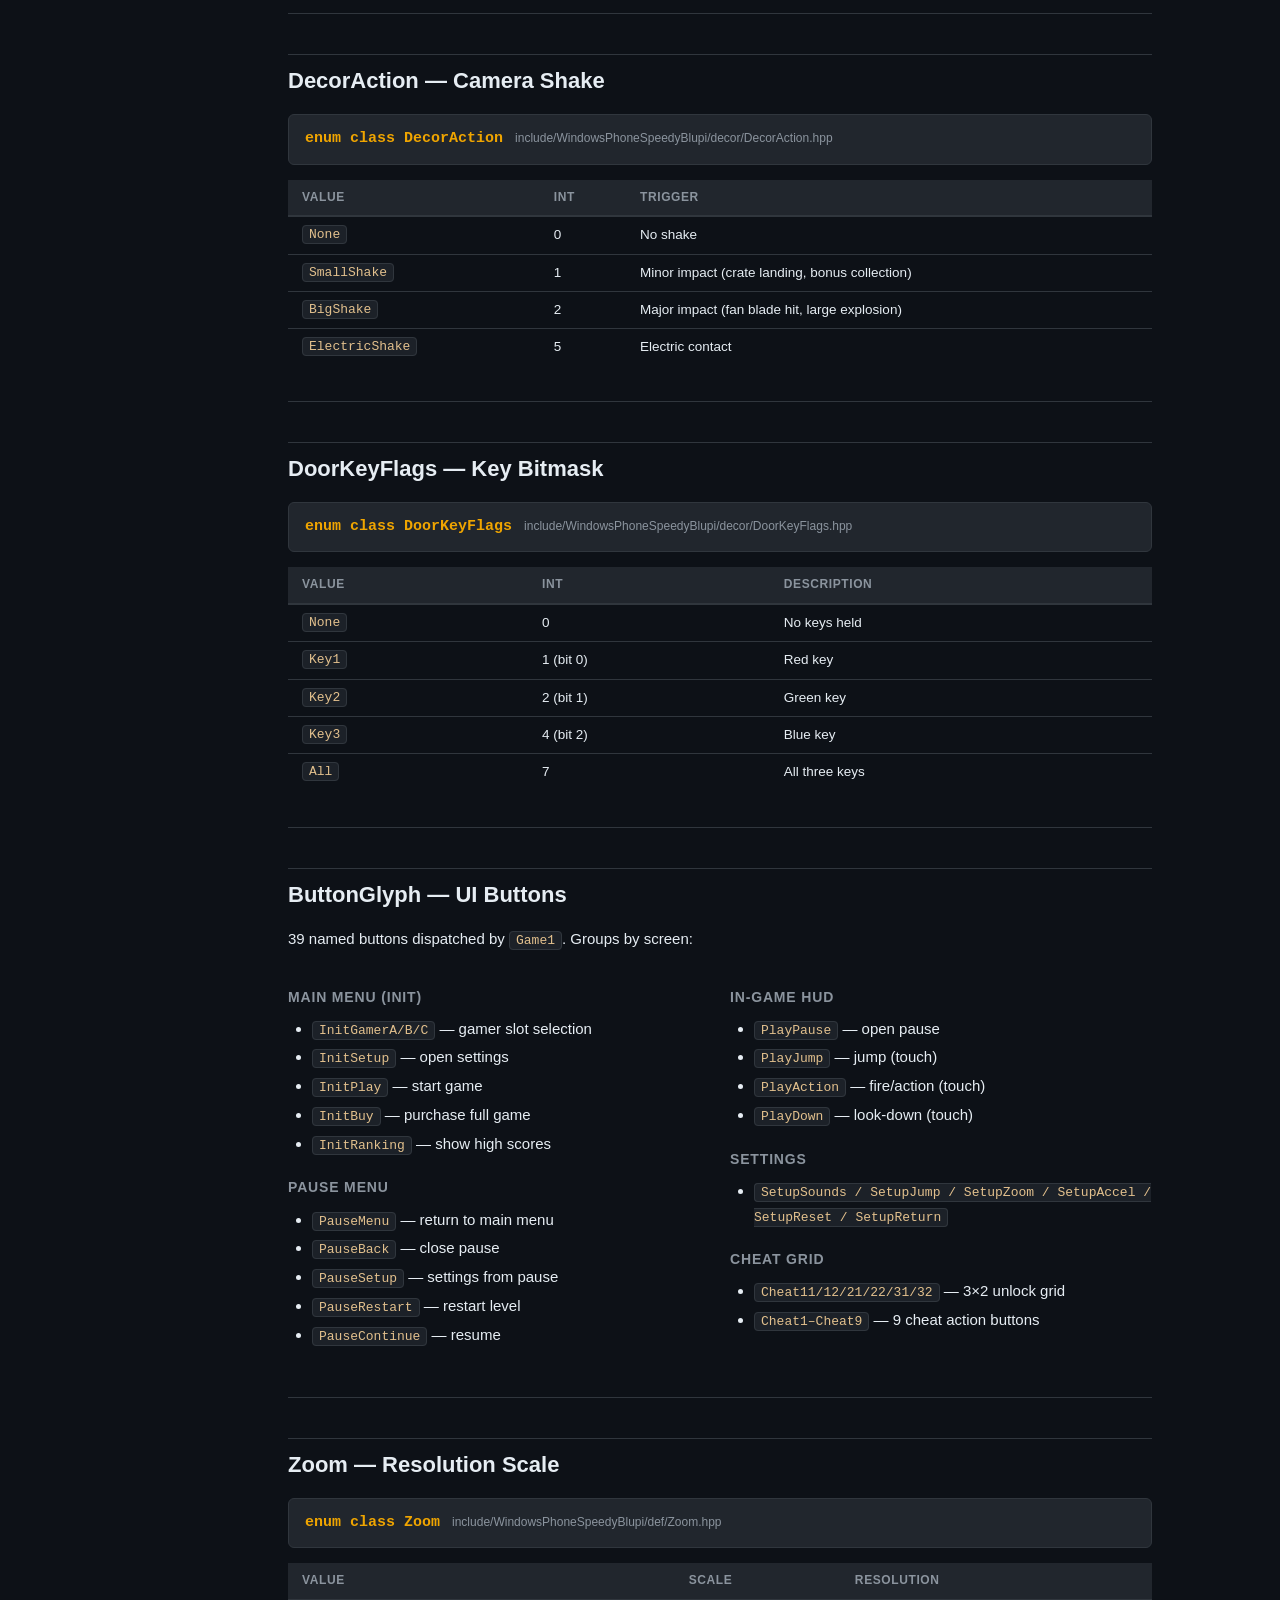
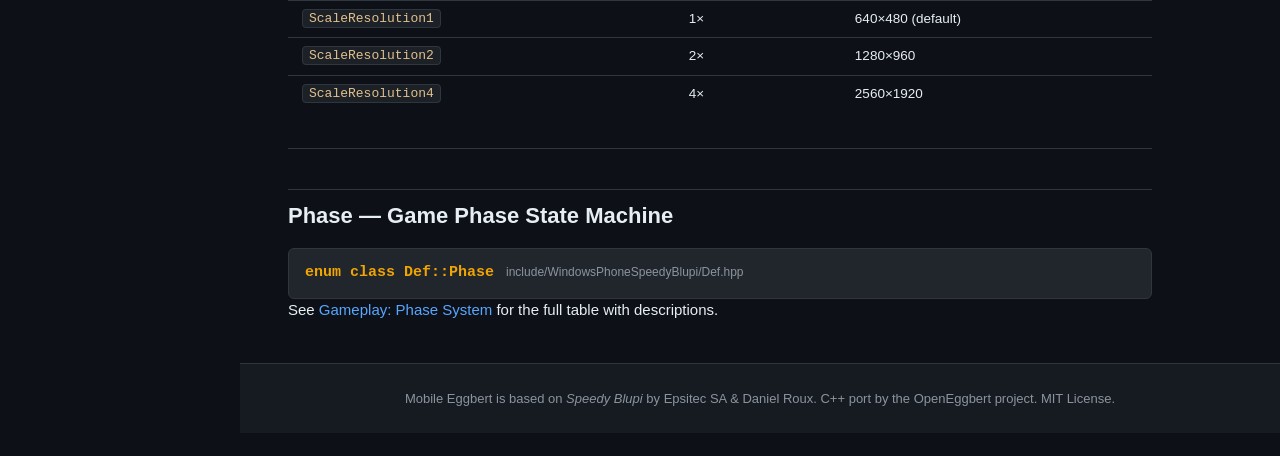
<file: api-enums.html>
<!DOCTYPE html>
<html lang="en">
<head>
  <meta charset="UTF-8">
  <meta name="viewport" content="width=device-width, initial-scale=1.0">
  <title>API: Enumerations — Mobile Eggbert</title>
  <link rel="stylesheet" href="style.css">
</head>
<body>

<div class="topnav">
  <a class="brand" href="index.html">🐣 Mobile Eggbert</a>
  <nav>
    <a href="index.html">Overview</a>
    <a href="history.html">History</a>
    <a href="build.html">Build</a>
    <a href="architecture.html">Architecture</a>
    <a href="gameplay.html">Gameplay</a>
    <a href="api-enums.html" class="active">API Reference</a>
    <a href="assets.html">Assets</a>
    <a href="formats.html">Formats</a>
    <a href="cheats.html">Cheats</a>
    <a href="performance.html">Performance</a>
  </nav>
</div>

<div class="layout">
  <aside class="sidebar">
    <h4>Enumerations</h4>
    <a href="#blupiaction">BlupiAction (88)</a>
    <a href="#objecttype">ObjectType (203+)</a>
    <a href="#soundchannel">SoundChannel (93)</a>
    <a href="#pixmapchannel">PixmapChannel (17)</a>
    <a href="#keypressflags">KeyPressFlags</a>
    <a href="#secretpower">SecretPower</a>
    <a href="#direction">Direction</a>
    <a href="#gamespeed">GameSpeed</a>
    <a href="#decoraction">DecorAction</a>
    <a href="#doorkeyflags">DoorKeyFlags</a>
    <a href="#buttonglyph">ButtonGlyph</a>
    <a href="#zoom">Zoom</a>
    <a href="#phase">Phase</a>

    <h4>Other Reference</h4>
    <a href="api-classes.html">Key Classes</a>
  </aside>

  <div style="flex:1; min-width:0;">
    <main>
      <h1>API Reference: Enumerations</h1>
      <p>All enum types defined in <code>include/WindowsPhoneSpeedyBlupi/def/</code> and <code>include/WindowsPhoneSpeedyBlupi/decor/</code>.</p>

      <!-- BLUPIACTION -->
      <h2 id="blupiaction">BlupiAction — Player Animation States</h2>
      <div class="enum-header">
        <span class="enum-name">enum class BlupiAction</span>
        <span class="enum-file">include/WindowsPhoneSpeedyBlupi/def/BlupiAction.hpp</span>
      </div>
      <p>88 states covering every animation Blupi can perform. Drives sprite selection via the Tables animation table.</p>

      <h3>Standing and Walking</h3>
      <div class="table-wrap"><table>
        <thead><tr><th>Value</th><th>Description</th></tr></thead>
        <tbody>
          <tr><td><code>Stop</code></td><td>Standing still</td></tr>
          <tr><td><code>March</code></td><td>Walking</td></tr>
          <tr><td><code>Turn</code></td><td>Turning around</td></tr>
          <tr><td><code>StopMarch</code></td><td>Stopping from a walk</td></tr>
        </tbody>
      </table></div>

      <h3>Jumping and Falling</h3>
      <div class="table-wrap"><table>
        <thead><tr><th>Value</th><th>Description</th></tr></thead>
        <tbody>
          <tr><td><code>Jump</code></td><td>Beginning of jump</td></tr>
          <tr><td><code>Air</code></td><td>In the air (mid-jump)</td></tr>
          <tr><td><code>StopJump</code></td><td>Landing from jump</td></tr>
          <tr><td><code>StopJumph</code></td><td>Landing variant</td></tr>
          <tr><td><code>TurnAir</code></td><td>Turning in mid-air</td></tr>
          <tr><td><code>Vertigo</code></td><td>Edge vertigo ("whoops")</td></tr>
          <tr><td><code>Recede / Advance</code></td><td>Backing away from / advancing on edge</td></tr>
          <tr><td><code>Recedeq / Advanceq</code></td><td>Quick recede / advance</td></tr>
          <tr><td><code>JumpAie</code></td><td>Headache upon landing</td></tr>
          <tr><td><code>Teleporte</code></td><td>Teleporting</td></tr>
        </tbody>
      </table></div>

      <h3>Helicopter</h3>
      <div class="table-wrap"><table>
        <thead><tr><th>Value</th><th>Description</th></tr></thead>
        <tbody>
          <tr><td><code>StopHelico</code></td><td>Hovering (helicopter stopped)</td></tr>
          <tr><td><code>MarchHelico</code></td><td>Flying (helicopter in motion)</td></tr>
          <tr><td><code>TurnHelico</code></td><td>Turning in helicopter</td></tr>
          <tr><td><code>HelicoGlu</code></td><td>Glued while in helicopter</td></tr>
        </tbody>
      </table></div>

      <h3>Swimming</h3>
      <div class="table-wrap"><table>
        <thead><tr><th>Value</th><th>Description</th></tr></thead>
        <tbody>
          <tr><td><code>StopNage / MarchNage / TurnNage</code></td><td>Deep water (stopped / moving / turning)</td></tr>
          <tr><td><code>StopSurf / MarchSurf / TurnSurf</code></td><td>Water surface (stopped / moving / turning)</td></tr>
          <tr><td><code>Drown</code></td><td>Drowning animation</td></tr>
        </tbody>
      </table></div>

      <h3>Jeep, Skateboard, Tank, Hovercraft, Bar-Hanging, Crate Push/Pull</h3>
      <p>Each vehicle/activity has a Stop/March/Turn triple (and Jump/Fire variants for relevant vehicles). See <a href="gameplay.html#vehicles">Gameplay: Vehicles</a> for the full breakdown.</p>

      <h3>Power-Up Effects</h3>
      <div class="table-wrap"><table>
        <thead><tr><th>Value</th><th>Description</th></tr></thead>
        <tbody>
          <tr><td><code>Sucette</code></td><td>Eating lollipop (power boost)</td></tr>
          <tr><td><code>Glu</code></td><td>Glued / trapped</td></tr>
          <tr><td><code>Drink</code></td><td>Drinking animation</td></tr>
          <tr><td><code>Charge</code></td><td>Charging up animation</td></tr>
          <tr><td><code>Electro</code></td><td>Electrocuted</td></tr>
          <tr><td><code>Balloon</code></td><td>Stung by wasp (swelling)</td></tr>
          <tr><td><code>Hide</code></td><td>Invisible (cloud power)</td></tr>
          <tr><td><code>StopEcrase / MarchEcrase</code></td><td>Flattened (standing / moving)</td></tr>
          <tr><td><code>Switch</code></td><td>Switch interaction</td></tr>
        </tbody>
      </table></div>

      <h3>Reactions</h3>
      <div class="table-wrap"><table>
        <thead><tr><th>Value</th><th>Description</th></tr></thead>
        <tbody>
          <tr><td><code>Win</code></td><td>Victory animation</td></tr>
          <tr><td><code>Bye</code></td><td>"au au" farewell</td></tr>
          <tr><td><code>Mockery / Mockeryi</code></td><td>Mockery taunt / variant i</td></tr>
          <tr><td><code>Down / Up</code></td><td>Looking down / up</td></tr>
          <tr><td><code>Ouf1a / Ouf1b / Ouf2 / Ouf4 / Ouf5</code></td><td>Relief expressions</td></tr>
          <tr><td><code>Set</code></td><td>Set state</td></tr>
          <tr><td><code>Clear1–Clear8</code></td><td>Unused clear animation slots</td></tr>
        </tbody>
      </table></div>

      <hr>

      <!-- OBJECTTYPE -->
      <h2 id="objecttype">ObjectType — Moving Game Objects</h2>
      <div class="enum-header">
        <span class="enum-name">enum class ObjectType</span>
        <span class="enum-file">include/WindowsPhoneSpeedyBlupi/decor/ObjectType.hpp</span>
      </div>
      <p>203+ types for enemies, collectibles, vehicles, effects, and projectiles. Up to 200 can be active simultaneously.</p>

      <div class="table-wrap"><table>
        <thead><tr><th>Value</th><th>ID</th><th>Category</th><th>Description</th></tr></thead>
        <tbody>
          <tr><td><code>Ascenseur</code></td><td>1</td><td>Platform</td><td>Standard lift</td></tr>
          <tr><td><code>AscenseurS</code></td><td>47</td><td>Platform</td><td>Conveyor belt moving right</td></tr>
          <tr><td><code>AscenseurSi</code></td><td>48</td><td>Platform</td><td>Conveyor belt moving left</td></tr>
          <tr><td><code>BombeDown</code></td><td>2</td><td>Enemy</td><td>Floor bomb</td></tr>
          <tr><td><code>BombeUp</code></td><td>3</td><td>Enemy</td><td>Hanging bomb</td></tr>
          <tr><td><code>BombeMove</code></td><td>16</td><td>Enemy</td><td>Moving bomb</td></tr>
          <tr><td><code>BombeFollow1/2</code></td><td>96–97</td><td>Enemy</td><td>Homing bomb (stopped/moving)</td></tr>
          <tr><td><code>Bulldozer</code></td><td>4</td><td>Enemy</td><td>Bulldozer</td></tr>
          <tr><td><code>Poisson</code></td><td>17</td><td>Enemy</td><td>Fish (aquatic)</td></tr>
          <tr><td><code>Oiseau</code></td><td>20</td><td>Enemy</td><td>Bird (aerial)</td></tr>
          <tr><td><code>Guepe</code></td><td>44</td><td>Enemy</td><td>Wasp</td></tr>
          <tr><td><code>Tentacule</code></td><td>53</td><td>Enemy</td><td>Slime tentacle</td></tr>
          <tr><td><code>Creature</code></td><td>54</td><td>Enemy</td><td>Moving slime creature</td></tr>
          <tr><td><code>Tresor</code></td><td>5</td><td>Collectible</td><td>Treasure (level objective)</td></tr>
          <tr><td><code>Egg</code></td><td>6</td><td>Collectible</td><td>Extra life egg</td></tr>
          <tr><td><code>Goal</code></td><td>7</td><td>Collectible</td><td>Level exit marker</td></tr>
          <tr><td><code>Cle</code></td><td>21</td><td>Collectible</td><td>Gold key</td></tr>
          <tr><td><code>Cle1/2/3</code></td><td>49–51</td><td>Collectible</td><td>Red / Green / Blue key</td></tr>
          <tr><td><code>Helico</code></td><td>13</td><td>Vehicle</td><td>Helicopter</td></tr>
          <tr><td><code>BlupiHelico</code></td><td>32</td><td>Vehicle</td><td>Player inside helicopter</td></tr>
          <tr><td><code>Jeep</code></td><td>19</td><td>Vehicle</td><td>Jeep</td></tr>
          <tr><td><code>Tank</code></td><td>28</td><td>Vehicle</td><td>Tank</td></tr>
          <tr><td><code>BlupiTank</code></td><td>33</td><td>Vehicle</td><td>Player inside tank</td></tr>
          <tr><td><code>Over</code></td><td>46</td><td>Vehicle</td><td>Hovercraft</td></tr>
          <tr><td><code>Caisse</code></td><td>12</td><td>Interactive</td><td>Pushable/pullable crate</td></tr>
          <tr><td><code>Skate</code></td><td>24</td><td>Interactive</td><td>Skateboard</td></tr>
          <tr><td><code>Door</code></td><td>22</td><td>Interactive</td><td>Door (requires key)</td></tr>
          <tr><td><code>Bridge</code></td><td>52</td><td>Interactive</td><td>Fragile bridge</td></tr>
          <tr><td><code>Shield</code></td><td>25</td><td>Power-up</td><td>Shield</td></tr>
          <tr><td><code>Power</code></td><td>26</td><td>Power-up</td><td>Lollipop</td></tr>
          <tr><td><code>Drink</code></td><td>30</td><td>Power-up</td><td>Drinkable item</td></tr>
          <tr><td><code>Charge</code></td><td>31</td><td>Power-up</td><td>Charging device</td></tr>
          <tr><td><code>Dynamite</code></td><td>55</td><td>Power-up</td><td>Dynamite stick</td></tr>
          <tr><td><code>DynamiteF</code></td><td>56</td><td>Power-up</td><td>Lit dynamite (armed)</td></tr>
          <tr><td><code>Balle</code></td><td>23</td><td>Projectile</td><td>Glue ball</td></tr>
          <tr><td><code>Bullet</code></td><td>29</td><td>Projectile</td><td>Tank bullet</td></tr>
          <tr><td><code>Explo1–4</code></td><td>8–11</td><td>Effect</td><td>Explosion effects 1–4</td></tr>
          <tr><td><code>Explo5–10</code></td><td>90–95</td><td>Effect</td><td>Explosion effects 5–10</td></tr>
          <tr><td><code>Sploutch1–3</code></td><td>98–100</td><td>Effect</td><td>Splat particle effects</td></tr>
          <tr><td><code>Invert / InvertStart / InvertStop / InvertSpin</code></td><td>40–43</td><td>Effect</td><td>Controls-inversion states</td></tr>
          <tr><td><code>Plouf / TiPlouf</code></td><td>14, 35</td><td>Water</td><td>Big / small water splash</td></tr>
          <tr><td><code>Blup</code></td><td>15</td><td>Water</td><td>Underwater bubble</td></tr>
          <tr><td><code>Glu</code></td><td>34</td><td>Water</td><td>Glue blob</td></tr>
          <tr><td><code>BombePerso1–4</code></td><td>200–203</td><td>Multiplayer</td><td>Personal bombs (yellow/orange/blue/green)</td></tr>
        </tbody>
      </table></div>

      <hr>

      <!-- SOUNDCHANNEL -->
      <h2 id="soundchannel">SoundChannel — Sound Effect Slots</h2>
      <div class="enum-header">
        <span class="enum-name">enum class SoundChannel</span>
        <span class="enum-file">include/WindowsPhoneSpeedyBlupi/def/SoundChannel.hpp</span>
      </div>
      <p>93 slots (<code>Sound0</code>–<code>Sound92</code>) mapping to <code>Content/sounds/sound000.wav</code>–<code>sound091.wav</code>. <code>Sound0</code> is reserved. <code>SoundN</code> maps to file <code>sound(N-1).wav</code>.</p>

      <div class="table-wrap"><table>
        <thead><tr><th>Range</th><th>Category</th></tr></thead>
        <tbody>
          <tr><td>Sound1–4</td><td>Jump variants (low/medium/high, stone landing)</td></tr>
          <tr><td>Sound5–8</td><td>Turn, vertigo, look-down, fall</td></tr>
          <tr><td>Sound9</td><td>Respawn</td></tr>
          <tr><td>Sound10–14</td><td>Explosion, treasure, egg, level lost, level won</td></tr>
          <tr><td>Sound15–18</td><td>Helicopter start/high/stop/low</td></tr>
          <tr><td>Sound19</td><td>Last treasure collected</td></tr>
          <tr><td>Sound23–26</td><td>Big splash, bubble, surface inhale, drown</td></tr>
          <tr><td>Sound27</td><td>Error / invalid action</td></tr>
          <tr><td>Sound28–31</td><td>Jeep start/high/stop/low</td></tr>
          <tr><td>Sound32–35</td><td>"Au au" bye, door creak, grab bar, pull up from bar</td></tr>
          <tr><td>Sound36–40</td><td>Singe, patience, push crate, pull crate, headache</td></tr>
          <tr><td>Sound41</td><td>Spring bounce</td></tr>
          <tr><td>Sound42–45</td><td>Shield on/off, lollipop on/off</td></tr>
          <tr><td>Sound46–49</td><td>Relief expressions (exit water, scared, groan, shriek)</td></tr>
          <tr><td>Sound50–54</td><td>Lollipop lick, glue, tank fire ok/fail, pick up glue</td></tr>
          <tr><td>Sound55–59</td><td>Cloud start/stop, drink, charge, electro</td></tr>
          <tr><td>Sound60–63</td><td>Personal bomb take/place, hide start/stop</td></tr>
          <tr><td>Sound64–67</td><td>Small splash, mockery, controls invert start/stop</td></tr>
          <tr><td>Sound68–71</td><td>Hovercraft stall, lightning, squish, teleport</td></tr>
          <tr><td>Sound72–77</td><td>Bridge fall/appear, angel, saw, switch off/on</td></tr>
          <tr><td>Sound78–91</td><td>Surface footstep pairs: wood, metal, cave, slime, plastic, cheese, grass</td></tr>
          <tr><td>Sound92</td><td>Homing bomb beep</td></tr>
        </tbody>
      </table></div>

      <hr>

      <!-- PIXMAPCHANNEL -->
      <h2 id="pixmapchannel">PixmapChannel — Sprite Sheet Channels</h2>
      <div class="enum-header">
        <span class="enum-name">enum class PixmapChannel</span>
        <span class="enum-file">include/WindowsPhoneSpeedyBlupi/def/PixmapChannel.hpp</span>
      </div>
      <p>17 named sprite-sheet surfaces managed by <code>CPixmap</code>. Channels 7 and 8 are reserved/unused.</p>

      <div class="table-wrap"><table>
        <thead><tr><th>Enum</th><th>Value</th><th>File</th><th>Description</th></tr></thead>
        <tbody>
          <tr><td><code>Object</code></td><td>1</td><td>icons/object.png</td><td>Foreground objects, pickups, enemies</td></tr>
          <tr><td><code>Blupi</code></td><td>2</td><td>icons/blupi.png</td><td>Default player character (88 actions)</td></tr>
          <tr><td><code>Background</code></td><td>3</td><td>backgrounds/decorNNN.png</td><td>Level terrain background</td></tr>
          <tr><td><code>Button</code></td><td>4</td><td>icons/button.png</td><td>On-screen UI buttons (40×40 px)</td></tr>
          <tr><td><code>Jauge</code></td><td>5</td><td>icons/jauge.png</td><td>HUD gauge bar (124×22 px)</td></tr>
          <tr><td><code>Text</code></td><td>6</td><td>icons/text.png</td><td>Bitmap font (32×32 px cells)</td></tr>
          <tr><td><code>Explosion</code></td><td>9</td><td>icons/explo.png</td><td>Explosions and visual effects</td></tr>
          <tr><td><code>Element</code></td><td>10</td><td>icons/element.png</td><td>Collectibles and particle effects</td></tr>
          <tr><td><code>Blupi1_11</code></td><td>11</td><td>icons/blupi1.png</td><td>Player character variant 1</td></tr>
          <tr><td><code>Blupi1_12</code></td><td>12</td><td>—</td><td>Player character variant 2</td></tr>
          <tr><td><code>Blupi1_13</code></td><td>13</td><td>—</td><td>Player character variant 3</td></tr>
          <tr><td><code>Pad</code></td><td>14</td><td>—</td><td>Touch control pad overlay</td></tr>
          <tr><td><code>SpeedyBlupiBackground</code></td><td>15</td><td>backgrounds/speedyblupi.png</td><td>Title screen (Speedy Blupi logo)</td></tr>
          <tr><td><code>BlupiYoupieBackground</code></td><td>16</td><td>backgrounds/blupiyoupie.png</td><td>Title screen (Blupi Youpie)</td></tr>
          <tr><td><code>GearBackground</code></td><td>17</td><td>backgrounds/gear.png</td><td>Settings/gear screen background</td></tr>
        </tbody>
      </table></div>

      <hr>

      <!-- KEYPRESSFLAGS -->
      <h2 id="keypressflags">KeyPressFlags — Input Bitmask</h2>
      <div class="enum-header">
        <span class="enum-name">enum class KeyPressFlags</span>
        <span class="enum-file">include/WindowsPhoneSpeedyBlupi/def/KeyPressFlags.hpp</span>
      </div>
      <div class="table-wrap"><table>
        <thead><tr><th>Flag</th><th>Bit</th><th>Description</th></tr></thead>
        <tbody>
          <tr><td><code>Jump</code></td><td>bit 0 (1)</td><td>Jump button pressed</td></tr>
          <tr><td><code>Fire</code></td><td>bit 1 (2)</td><td>Fire/action button pressed</td></tr>
          <tr><td><code>Down</code></td><td>bit 2 (4)</td><td>Look-down / crouch button pressed</td></tr>
        </tbody>
      </table></div>
      <p>Direction (left/right) is handled separately via the <code>Direction</code> enum and <code>InputPad</code>.</p>

      <hr>

      <!-- SECRETPOWER -->
      <h2 id="secretpower">SecretPower — Active Power-Ups</h2>
      <div class="enum-header">
        <span class="enum-name">enum class SecretPower</span>
        <span class="enum-file">include/WindowsPhoneSpeedyBlupi/def/SecretPower.hpp</span>
      </div>
      <div class="table-wrap"><table>
        <thead><tr><th>Value</th><th>Description</th></tr></thead>
        <tbody>
          <tr><td><code>None</code></td><td>No power-up active</td></tr>
          <tr><td><code>Shield</code></td><td>Shield active — damage protection, 100-tick timer</td></tr>
          <tr><td><code>Power</code></td><td>Lollipop active — strength boost</td></tr>
          <tr><td><code>Cloud</code></td><td>Cloud invisibility active</td></tr>
          <tr><td><code>Hide</code></td><td>Hidden state active</td></tr>
        </tbody>
      </table></div>

      <hr>

      <!-- DIRECTION -->
      <h2 id="direction">Direction</h2>
      <div class="enum-header">
        <span class="enum-name">enum class Direction</span>
        <span class="enum-file">include/WindowsPhoneSpeedyBlupi/def/Direction.hpp</span>
      </div>
      <div class="table-wrap"><table>
        <thead><tr><th>Value</th><th>Int</th><th>Description</th></tr></thead>
        <tbody>
          <tr><td><code>None</code></td><td>0</td><td>Unset / initial state</td></tr>
          <tr><td><code>Left</code></td><td>1</td><td>Facing / moving left</td></tr>
          <tr><td><code>Right</code></td><td>2</td><td>Facing / moving right</td></tr>
        </tbody>
      </table></div>

      <hr>

      <!-- GAMESPEED -->
      <h2 id="gamespeed">GameSpeed</h2>
      <div class="enum-header">
        <span class="enum-name">enum class GameSpeed</span>
        <span class="enum-file">include/WindowsPhoneSpeedyBlupi/def/GameSpeed.hpp</span>
      </div>
      <div class="table-wrap"><table>
        <thead><tr><th>Value</th><th>Multiplier</th></tr></thead>
        <tbody>
          <tr><td><code>Slow</code></td><td>0.5×</td></tr>
          <tr><td><code>Normal</code></td><td>1.0× (original)</td></tr>
          <tr><td><code>Fast</code></td><td>2.0×</td></tr>
          <tr><td><code>Faster</code></td><td>3.0×</td></tr>
          <tr><td><code>Fastest</code></td><td>4.0×</td></tr>
        </tbody>
      </table></div>

      <hr>

      <!-- DECORACTION -->
      <h2 id="decoraction">DecorAction — Camera Shake</h2>
      <div class="enum-header">
        <span class="enum-name">enum class DecorAction</span>
        <span class="enum-file">include/WindowsPhoneSpeedyBlupi/decor/DecorAction.hpp</span>
      </div>
      <div class="table-wrap"><table>
        <thead><tr><th>Value</th><th>Int</th><th>Trigger</th></tr></thead>
        <tbody>
          <tr><td><code>None</code></td><td>0</td><td>No shake</td></tr>
          <tr><td><code>SmallShake</code></td><td>1</td><td>Minor impact (crate landing, bonus collection)</td></tr>
          <tr><td><code>BigShake</code></td><td>2</td><td>Major impact (fan blade hit, large explosion)</td></tr>
          <tr><td><code>ElectricShake</code></td><td>5</td><td>Electric contact</td></tr>
        </tbody>
      </table></div>

      <hr>

      <!-- DOORKEYFLAGS -->
      <h2 id="doorkeyflags">DoorKeyFlags — Key Bitmask</h2>
      <div class="enum-header">
        <span class="enum-name">enum class DoorKeyFlags</span>
        <span class="enum-file">include/WindowsPhoneSpeedyBlupi/decor/DoorKeyFlags.hpp</span>
      </div>
      <div class="table-wrap"><table>
        <thead><tr><th>Value</th><th>Int</th><th>Description</th></tr></thead>
        <tbody>
          <tr><td><code>None</code></td><td>0</td><td>No keys held</td></tr>
          <tr><td><code>Key1</code></td><td>1 (bit 0)</td><td>Red key</td></tr>
          <tr><td><code>Key2</code></td><td>2 (bit 1)</td><td>Green key</td></tr>
          <tr><td><code>Key3</code></td><td>4 (bit 2)</td><td>Blue key</td></tr>
          <tr><td><code>All</code></td><td>7</td><td>All three keys</td></tr>
        </tbody>
      </table></div>

      <hr>

      <!-- BUTTONGLYPH -->
      <h2 id="buttonglyph">ButtonGlyph — UI Buttons</h2>
      <p>39 named buttons dispatched by <code>Game1</code>. Groups by screen:</p>
      <div class="grid-2">
        <div>
          <h4>Main Menu (Init)</h4>
          <ul>
            <li><code>InitGamerA/B/C</code> — gamer slot selection</li>
            <li><code>InitSetup</code> — open settings</li>
            <li><code>InitPlay</code> — start game</li>
            <li><code>InitBuy</code> — purchase full game</li>
            <li><code>InitRanking</code> — show high scores</li>
          </ul>

          <h4>Pause Menu</h4>
          <ul>
            <li><code>PauseMenu</code> — return to main menu</li>
            <li><code>PauseBack</code> — close pause</li>
            <li><code>PauseSetup</code> — settings from pause</li>
            <li><code>PauseRestart</code> — restart level</li>
            <li><code>PauseContinue</code> — resume</li>
          </ul>
        </div>
        <div>
          <h4>In-Game HUD</h4>
          <ul>
            <li><code>PlayPause</code> — open pause</li>
            <li><code>PlayJump</code> — jump (touch)</li>
            <li><code>PlayAction</code> — fire/action (touch)</li>
            <li><code>PlayDown</code> — look-down (touch)</li>
          </ul>

          <h4>Settings</h4>
          <ul>
            <li><code>SetupSounds / SetupJump / SetupZoom / SetupAccel / SetupReset / SetupReturn</code></li>
          </ul>

          <h4>Cheat Grid</h4>
          <ul>
            <li><code>Cheat11/12/21/22/31/32</code> — 3×2 unlock grid</li>
            <li><code>Cheat1–Cheat9</code> — 9 cheat action buttons</li>
          </ul>
        </div>
      </div>

      <hr>

      <!-- ZOOM -->
      <h2 id="zoom">Zoom — Resolution Scale</h2>
      <div class="enum-header">
        <span class="enum-name">enum class Zoom</span>
        <span class="enum-file">include/WindowsPhoneSpeedyBlupi/def/Zoom.hpp</span>
      </div>
      <div class="table-wrap"><table>
        <thead><tr><th>Value</th><th>Scale</th><th>Resolution</th></tr></thead>
        <tbody>
          <tr><td><code>ScaleResolution1</code></td><td>1×</td><td>640×480 (default)</td></tr>
          <tr><td><code>ScaleResolution2</code></td><td>2×</td><td>1280×960</td></tr>
          <tr><td><code>ScaleResolution4</code></td><td>4×</td><td>2560×1920</td></tr>
        </tbody>
      </table></div>

      <hr>

      <!-- PHASE -->
      <h2 id="phase">Phase — Game Phase State Machine</h2>
      <div class="enum-header">
        <span class="enum-name">enum class Def::Phase</span>
        <span class="enum-file">include/WindowsPhoneSpeedyBlupi/Def.hpp</span>
      </div>
      <p>See <a href="gameplay.html#phases">Gameplay: Phase System</a> for the full table with descriptions.</p>

    </main>
    <footer>
      Mobile Eggbert is based on <em>Speedy Blupi</em> by Epsitec SA &amp; Daniel Roux.
      C++ port by the OpenEggbert project. MIT License.
    </footer>
  </div>
</div>

</body>
</html>
</file>
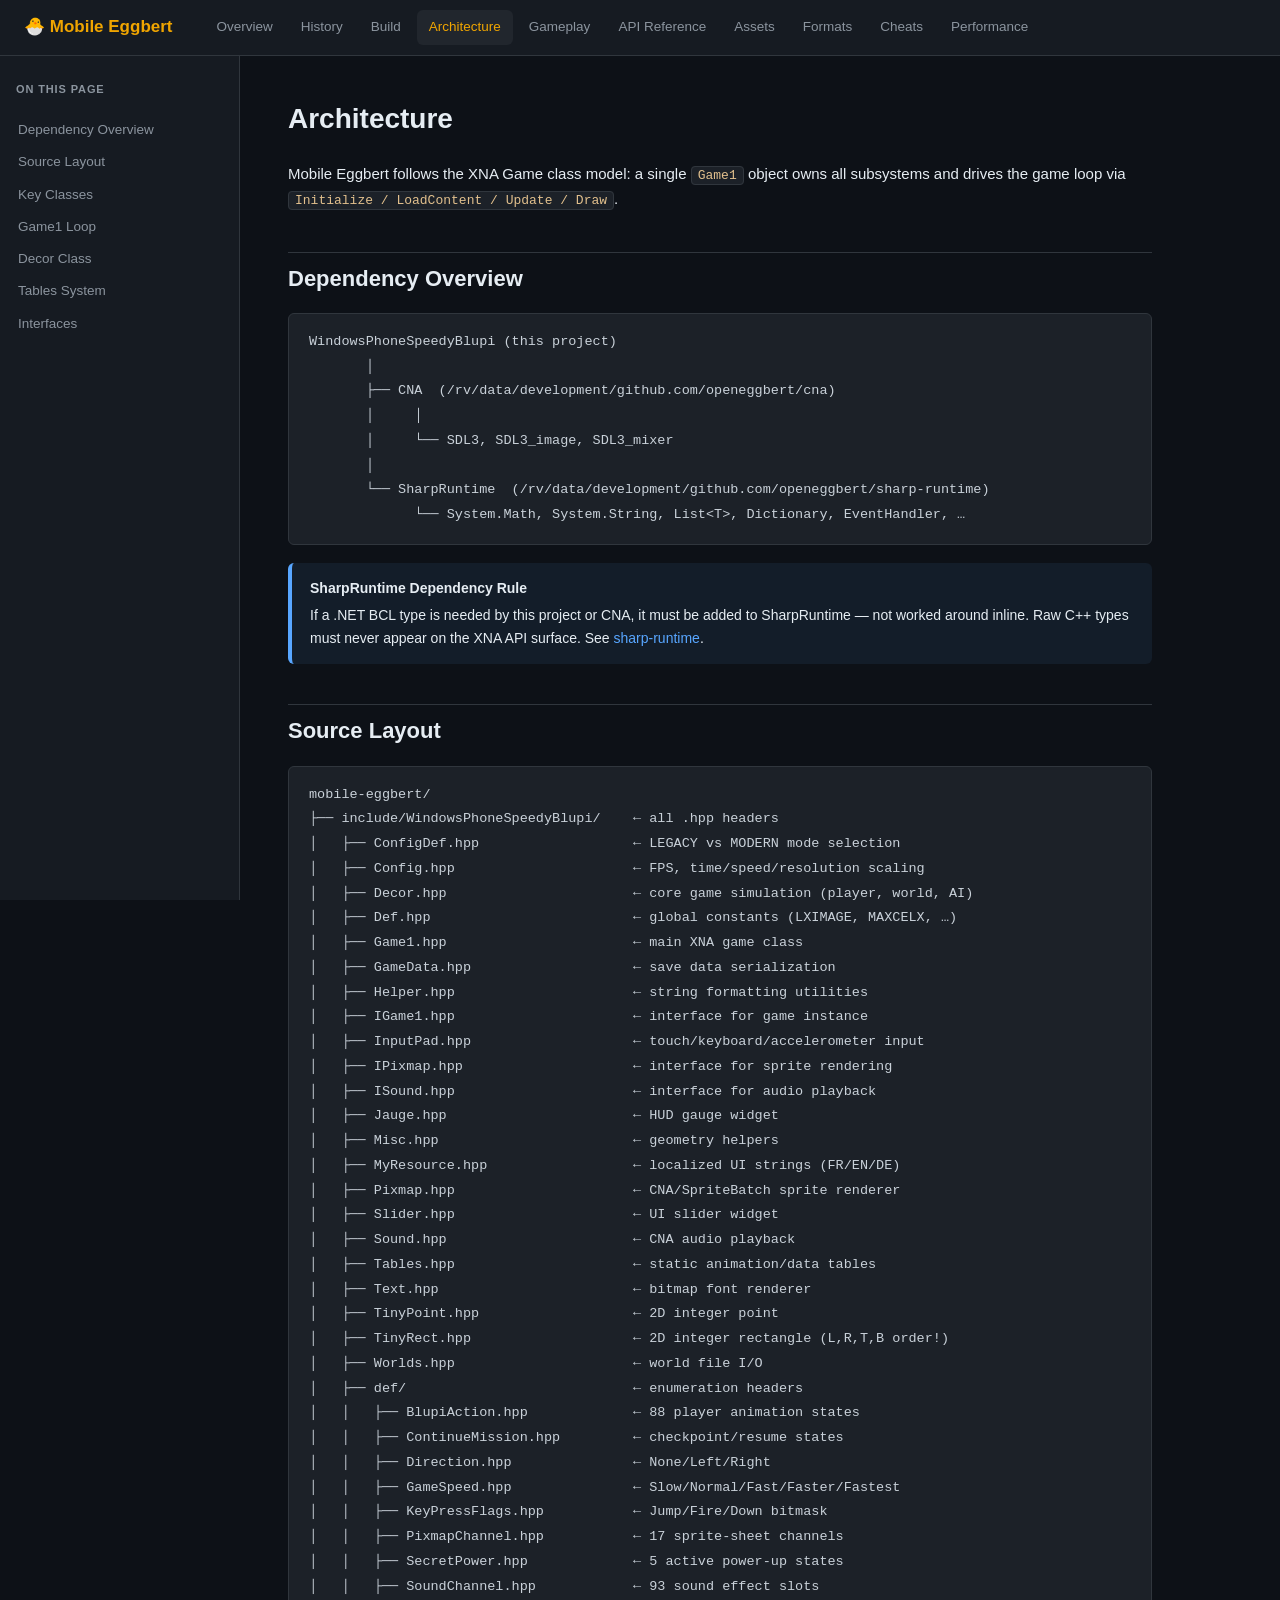
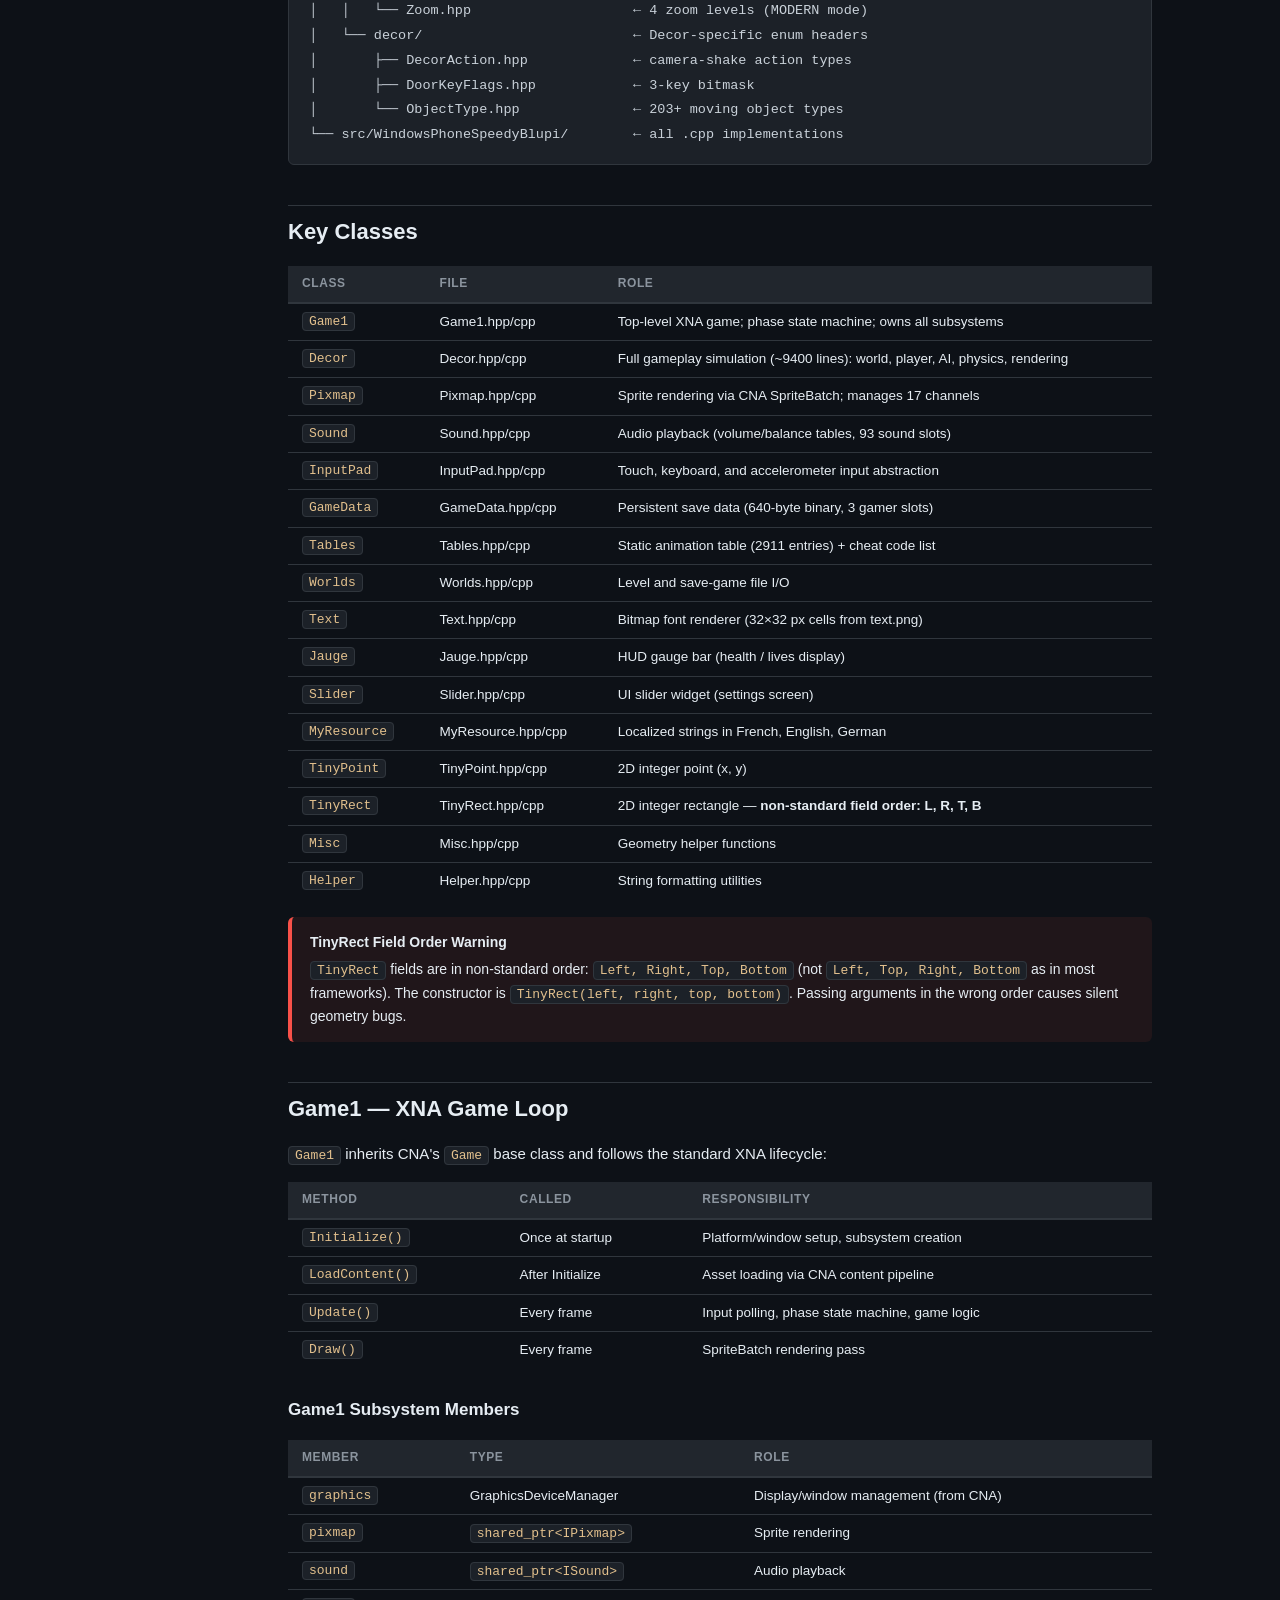
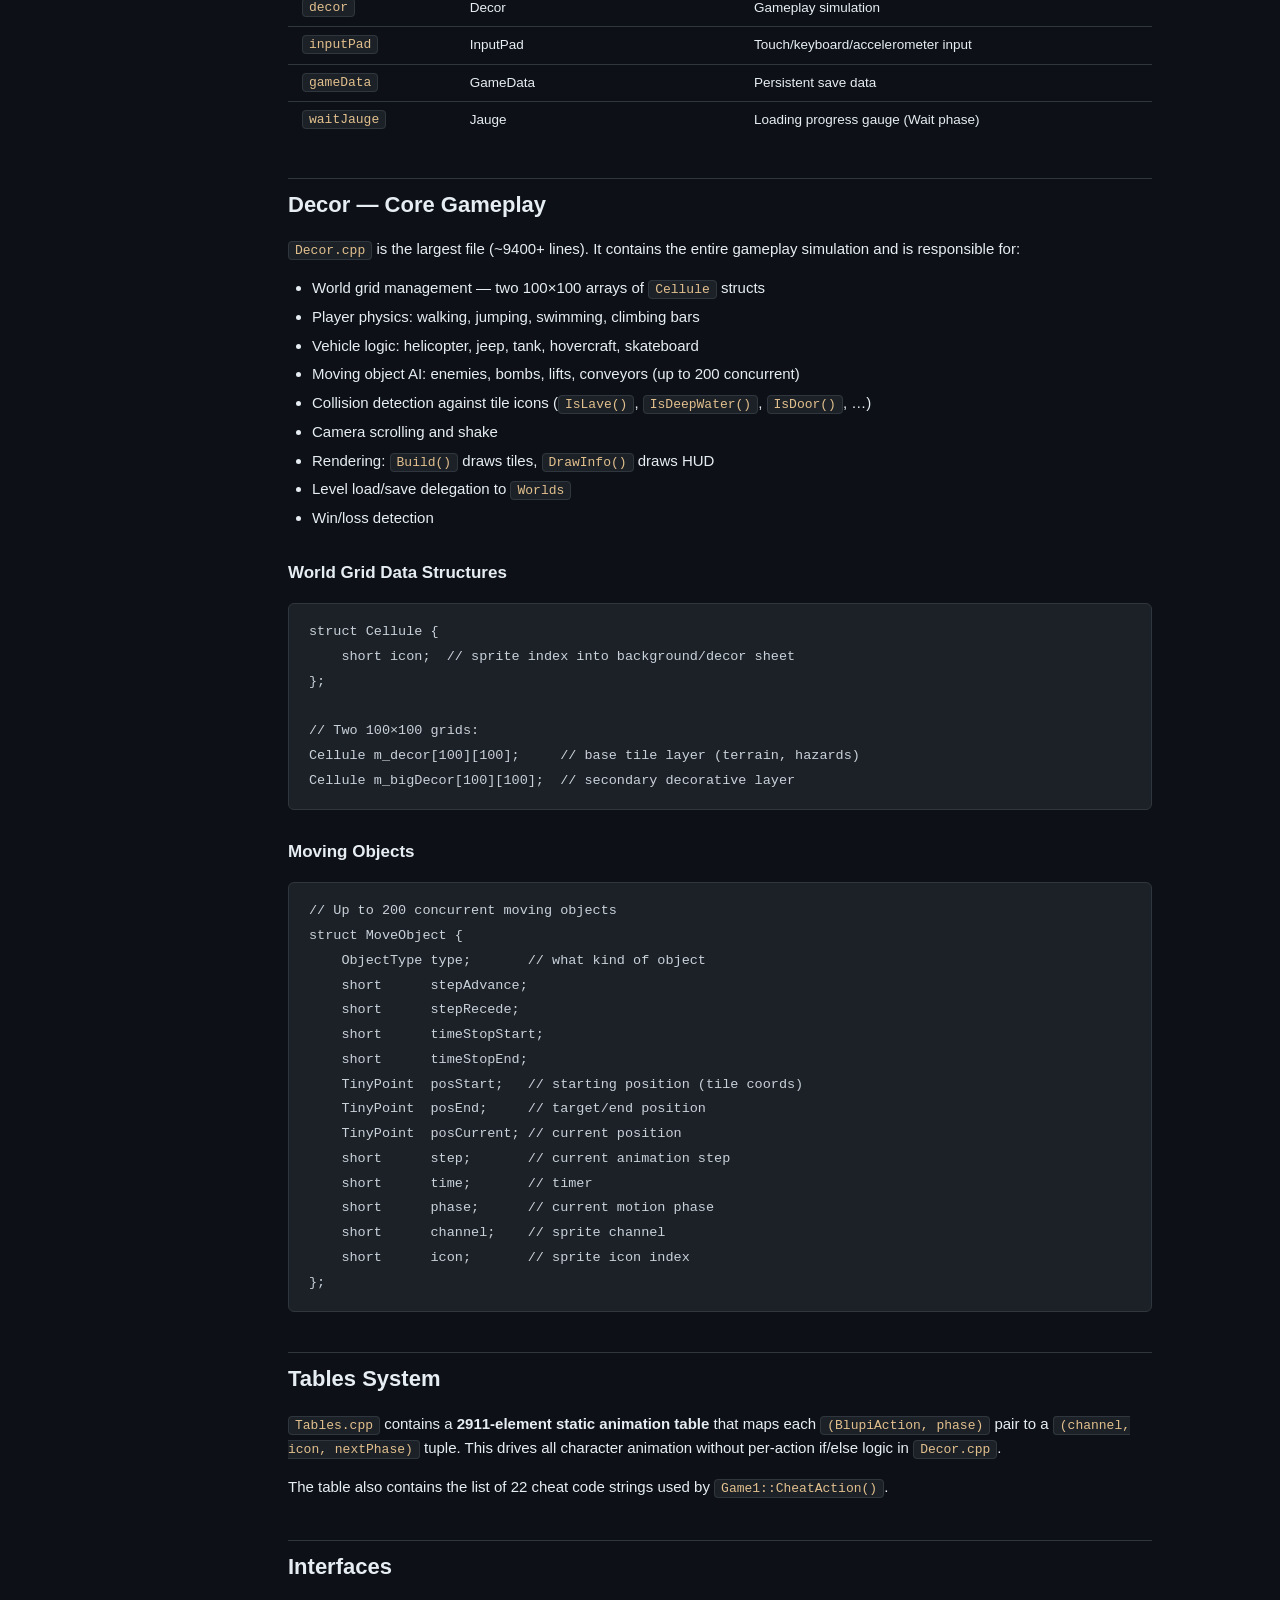
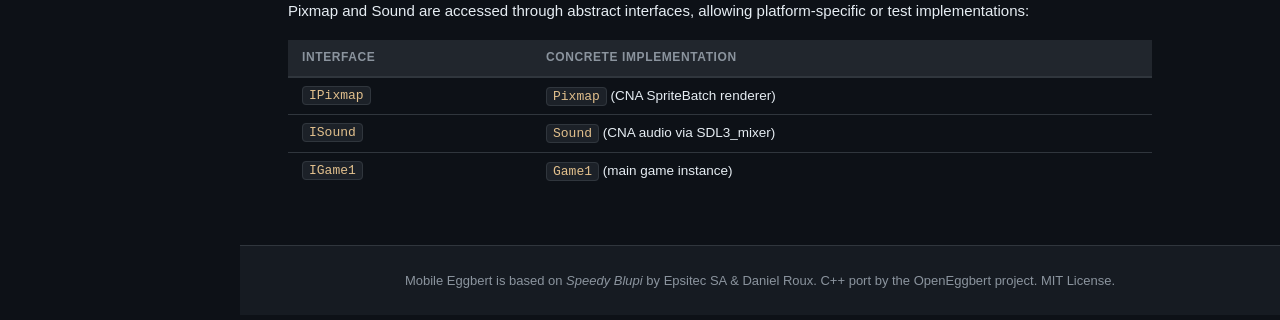
<file: architecture.html>
<!DOCTYPE html>
<html lang="en">
<head>
  <meta charset="UTF-8">
  <meta name="viewport" content="width=device-width, initial-scale=1.0">
  <title>Architecture — Mobile Eggbert</title>
  <link rel="stylesheet" href="style.css">
</head>
<body>

<div class="topnav">
  <a class="brand" href="index.html">🐣 Mobile Eggbert</a>
  <nav>
    <a href="index.html">Overview</a>
    <a href="history.html">History</a>
    <a href="build.html">Build</a>
    <a href="architecture.html" class="active">Architecture</a>
    <a href="gameplay.html">Gameplay</a>
    <a href="api-enums.html">API Reference</a>
    <a href="assets.html">Assets</a>
    <a href="formats.html">Formats</a>
    <a href="cheats.html">Cheats</a>
    <a href="performance.html">Performance</a>
  </nav>
</div>

<div class="layout">
  <aside class="sidebar">
    <h4>On This Page</h4>
    <a href="#overview">Dependency Overview</a>
    <a href="#layout">Source Layout</a>
    <a href="#classes">Key Classes</a>
    <a href="#game1">Game1 Loop</a>
    <a href="#decor">Decor Class</a>
    <a href="#tables">Tables System</a>
    <a href="#interfaces">Interfaces</a>
  </aside>

  <div style="flex:1; min-width:0;">
    <main>
      <h1>Architecture</h1>
      <p>Mobile Eggbert follows the XNA Game class model: a single <code>Game1</code> object owns all subsystems and drives the game loop via <code>Initialize / LoadContent / Update / Draw</code>.</p>

      <h2 id="overview">Dependency Overview</h2>
      <pre><code>WindowsPhoneSpeedyBlupi (this project)
       │
       ├── CNA  (/rv/data/development/github.com/openeggbert/cna)
       │     │
       │     └── SDL3, SDL3_image, SDL3_mixer
       │
       └── SharpRuntime  (/rv/data/development/github.com/openeggbert/sharp-runtime)
             └── System.Math, System.String, List&lt;T&gt;, Dictionary, EventHandler, …</code></pre>

      <div class="callout info">
        <strong>SharpRuntime Dependency Rule</strong>
        If a .NET BCL type is needed by this project or CNA, it must be added to SharpRuntime —
        not worked around inline. Raw C++ types must never appear on the XNA API surface.
        See <a href="https://github.com/openeggbert/sharp-runtime">sharp-runtime</a>.
      </div>

      <h2 id="layout">Source Layout</h2>
      <pre><code>mobile-eggbert/
├── include/WindowsPhoneSpeedyBlupi/    ← all .hpp headers
│   ├── ConfigDef.hpp                   ← LEGACY vs MODERN mode selection
│   ├── Config.hpp                      ← FPS, time/speed/resolution scaling
│   ├── Decor.hpp                       ← core game simulation (player, world, AI)
│   ├── Def.hpp                         ← global constants (LXIMAGE, MAXCELX, …)
│   ├── Game1.hpp                       ← main XNA game class
│   ├── GameData.hpp                    ← save data serialization
│   ├── Helper.hpp                      ← string formatting utilities
│   ├── IGame1.hpp                      ← interface for game instance
│   ├── InputPad.hpp                    ← touch/keyboard/accelerometer input
│   ├── IPixmap.hpp                     ← interface for sprite rendering
│   ├── ISound.hpp                      ← interface for audio playback
│   ├── Jauge.hpp                       ← HUD gauge widget
│   ├── Misc.hpp                        ← geometry helpers
│   ├── MyResource.hpp                  ← localized UI strings (FR/EN/DE)
│   ├── Pixmap.hpp                      ← CNA/SpriteBatch sprite renderer
│   ├── Slider.hpp                      ← UI slider widget
│   ├── Sound.hpp                       ← CNA audio playback
│   ├── Tables.hpp                      ← static animation/data tables
│   ├── Text.hpp                        ← bitmap font renderer
│   ├── TinyPoint.hpp                   ← 2D integer point
│   ├── TinyRect.hpp                    ← 2D integer rectangle (L,R,T,B order!)
│   ├── Worlds.hpp                      ← world file I/O
│   ├── def/                            ← enumeration headers
│   │   ├── BlupiAction.hpp             ← 88 player animation states
│   │   ├── ContinueMission.hpp         ← checkpoint/resume states
│   │   ├── Direction.hpp               ← None/Left/Right
│   │   ├── GameSpeed.hpp               ← Slow/Normal/Fast/Faster/Fastest
│   │   ├── KeyPressFlags.hpp           ← Jump/Fire/Down bitmask
│   │   ├── PixmapChannel.hpp           ← 17 sprite-sheet channels
│   │   ├── SecretPower.hpp             ← 5 active power-up states
│   │   ├── SoundChannel.hpp            ← 93 sound effect slots
│   │   └── Zoom.hpp                    ← 4 zoom levels (MODERN mode)
│   └── decor/                          ← Decor-specific enum headers
│       ├── DecorAction.hpp             ← camera-shake action types
│       ├── DoorKeyFlags.hpp            ← 3-key bitmask
│       └── ObjectType.hpp              ← 203+ moving object types
└── src/WindowsPhoneSpeedyBlupi/        ← all .cpp implementations</code></pre>

      <h2 id="classes">Key Classes</h2>
      <div class="table-wrap">
        <table>
          <thead><tr><th>Class</th><th>File</th><th>Role</th></tr></thead>
          <tbody>
            <tr><td><code>Game1</code></td><td>Game1.hpp/cpp</td><td>Top-level XNA game; phase state machine; owns all subsystems</td></tr>
            <tr><td><code>Decor</code></td><td>Decor.hpp/cpp</td><td>Full gameplay simulation (~9400 lines): world, player, AI, physics, rendering</td></tr>
            <tr><td><code>Pixmap</code></td><td>Pixmap.hpp/cpp</td><td>Sprite rendering via CNA SpriteBatch; manages 17 channels</td></tr>
            <tr><td><code>Sound</code></td><td>Sound.hpp/cpp</td><td>Audio playback (volume/balance tables, 93 sound slots)</td></tr>
            <tr><td><code>InputPad</code></td><td>InputPad.hpp/cpp</td><td>Touch, keyboard, and accelerometer input abstraction</td></tr>
            <tr><td><code>GameData</code></td><td>GameData.hpp/cpp</td><td>Persistent save data (640-byte binary, 3 gamer slots)</td></tr>
            <tr><td><code>Tables</code></td><td>Tables.hpp/cpp</td><td>Static animation table (2911 entries) + cheat code list</td></tr>
            <tr><td><code>Worlds</code></td><td>Worlds.hpp/cpp</td><td>Level and save-game file I/O</td></tr>
            <tr><td><code>Text</code></td><td>Text.hpp/cpp</td><td>Bitmap font renderer (32×32 px cells from text.png)</td></tr>
            <tr><td><code>Jauge</code></td><td>Jauge.hpp/cpp</td><td>HUD gauge bar (health / lives display)</td></tr>
            <tr><td><code>Slider</code></td><td>Slider.hpp/cpp</td><td>UI slider widget (settings screen)</td></tr>
            <tr><td><code>MyResource</code></td><td>MyResource.hpp/cpp</td><td>Localized strings in French, English, German</td></tr>
            <tr><td><code>TinyPoint</code></td><td>TinyPoint.hpp/cpp</td><td>2D integer point (x, y)</td></tr>
            <tr><td><code>TinyRect</code></td><td>TinyRect.hpp/cpp</td><td>2D integer rectangle — <strong>non-standard field order: L, R, T, B</strong></td></tr>
            <tr><td><code>Misc</code></td><td>Misc.hpp/cpp</td><td>Geometry helper functions</td></tr>
            <tr><td><code>Helper</code></td><td>Helper.hpp/cpp</td><td>String formatting utilities</td></tr>
          </tbody>
        </table>
      </div>

      <div class="callout danger">
        <strong>TinyRect Field Order Warning</strong>
        <code>TinyRect</code> fields are in non-standard order: <code>Left, Right, Top, Bottom</code>
        (not <code>Left, Top, Right, Bottom</code> as in most frameworks).
        The constructor is <code>TinyRect(left, right, top, bottom)</code>. Passing arguments in the wrong order
        causes silent geometry bugs.
      </div>

      <h2 id="game1">Game1 — XNA Game Loop</h2>
      <p><code>Game1</code> inherits CNA's <code>Game</code> base class and follows the standard XNA lifecycle:</p>

      <div class="table-wrap">
        <table>
          <thead><tr><th>Method</th><th>Called</th><th>Responsibility</th></tr></thead>
          <tbody>
            <tr><td><code>Initialize()</code></td><td>Once at startup</td><td>Platform/window setup, subsystem creation</td></tr>
            <tr><td><code>LoadContent()</code></td><td>After Initialize</td><td>Asset loading via CNA content pipeline</td></tr>
            <tr><td><code>Update()</code></td><td>Every frame</td><td>Input polling, phase state machine, game logic</td></tr>
            <tr><td><code>Draw()</code></td><td>Every frame</td><td>SpriteBatch rendering pass</td></tr>
          </tbody>
        </table>
      </div>

      <h3>Game1 Subsystem Members</h3>
      <div class="table-wrap">
        <table>
          <thead><tr><th>Member</th><th>Type</th><th>Role</th></tr></thead>
          <tbody>
            <tr><td><code>graphics</code></td><td>GraphicsDeviceManager</td><td>Display/window management (from CNA)</td></tr>
            <tr><td><code>pixmap</code></td><td><code>shared_ptr&lt;IPixmap&gt;</code></td><td>Sprite rendering</td></tr>
            <tr><td><code>sound</code></td><td><code>shared_ptr&lt;ISound&gt;</code></td><td>Audio playback</td></tr>
            <tr><td><code>decor</code></td><td>Decor</td><td>Gameplay simulation</td></tr>
            <tr><td><code>inputPad</code></td><td>InputPad</td><td>Touch/keyboard/accelerometer input</td></tr>
            <tr><td><code>gameData</code></td><td>GameData</td><td>Persistent save data</td></tr>
            <tr><td><code>waitJauge</code></td><td>Jauge</td><td>Loading progress gauge (Wait phase)</td></tr>
          </tbody>
        </table>
      </div>

      <h2 id="decor">Decor — Core Gameplay</h2>
      <p><code>Decor.cpp</code> is the largest file (~9400+ lines). It contains the entire gameplay simulation and is responsible for:</p>
      <ul>
        <li>World grid management — two 100×100 arrays of <code>Cellule</code> structs</li>
        <li>Player physics: walking, jumping, swimming, climbing bars</li>
        <li>Vehicle logic: helicopter, jeep, tank, hovercraft, skateboard</li>
        <li>Moving object AI: enemies, bombs, lifts, conveyors (up to 200 concurrent)</li>
        <li>Collision detection against tile icons (<code>IsLave()</code>, <code>IsDeepWater()</code>, <code>IsDoor()</code>, …)</li>
        <li>Camera scrolling and shake</li>
        <li>Rendering: <code>Build()</code> draws tiles, <code>DrawInfo()</code> draws HUD</li>
        <li>Level load/save delegation to <code>Worlds</code></li>
        <li>Win/loss detection</li>
      </ul>

      <h3>World Grid Data Structures</h3>
      <pre><code>struct Cellule {
    short icon;  // sprite index into background/decor sheet
};

// Two 100×100 grids:
Cellule m_decor[100][100];     // base tile layer (terrain, hazards)
Cellule m_bigDecor[100][100];  // secondary decorative layer</code></pre>

      <h3>Moving Objects</h3>
      <pre><code>// Up to 200 concurrent moving objects
struct MoveObject {
    ObjectType type;       // what kind of object
    short      stepAdvance;
    short      stepRecede;
    short      timeStopStart;
    short      timeStopEnd;
    TinyPoint  posStart;   // starting position (tile coords)
    TinyPoint  posEnd;     // target/end position
    TinyPoint  posCurrent; // current position
    short      step;       // current animation step
    short      time;       // timer
    short      phase;      // current motion phase
    short      channel;    // sprite channel
    short      icon;       // sprite icon index
};</code></pre>

      <h2 id="tables">Tables System</h2>
      <p><code>Tables.cpp</code> contains a <strong>2911-element static animation table</strong> that maps each <code>(BlupiAction, phase)</code> pair to a <code>(channel, icon, nextPhase)</code> tuple. This drives all character animation without per-action if/else logic in <code>Decor.cpp</code>.</p>
      <p>The table also contains the list of 22 cheat code strings used by <code>Game1::CheatAction()</code>.</p>

      <h2 id="interfaces">Interfaces</h2>
      <p>Pixmap and Sound are accessed through abstract interfaces, allowing platform-specific or test implementations:</p>
      <div class="table-wrap">
        <table>
          <thead><tr><th>Interface</th><th>Concrete Implementation</th></tr></thead>
          <tbody>
            <tr><td><code>IPixmap</code></td><td><code>Pixmap</code> (CNA SpriteBatch renderer)</td></tr>
            <tr><td><code>ISound</code></td><td><code>Sound</code> (CNA audio via SDL3_mixer)</td></tr>
            <tr><td><code>IGame1</code></td><td><code>Game1</code> (main game instance)</td></tr>
          </tbody>
        </table>
      </div>

    </main>
    <footer>
      Mobile Eggbert is based on <em>Speedy Blupi</em> by Epsitec SA &amp; Daniel Roux.
      C++ port by the OpenEggbert project. MIT License.
    </footer>
  </div>
</div>

</body>
</html>
</file>
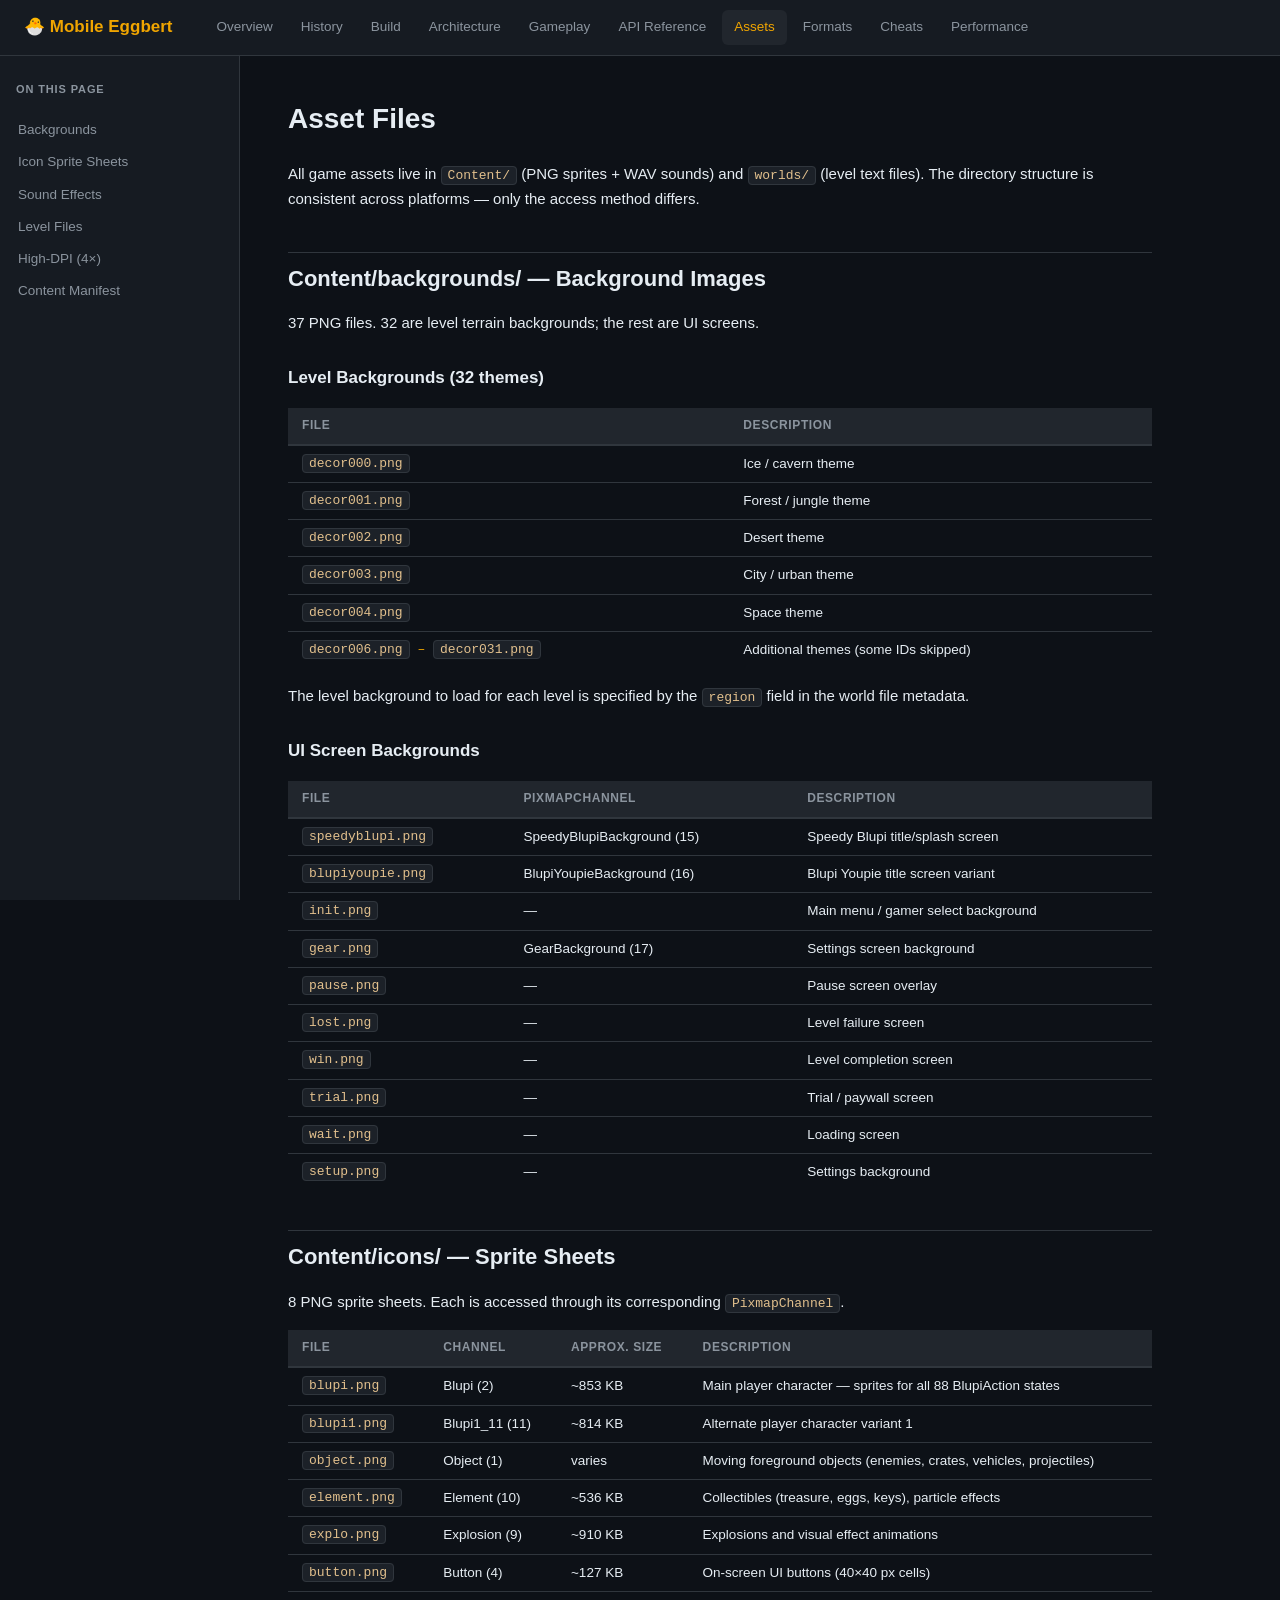
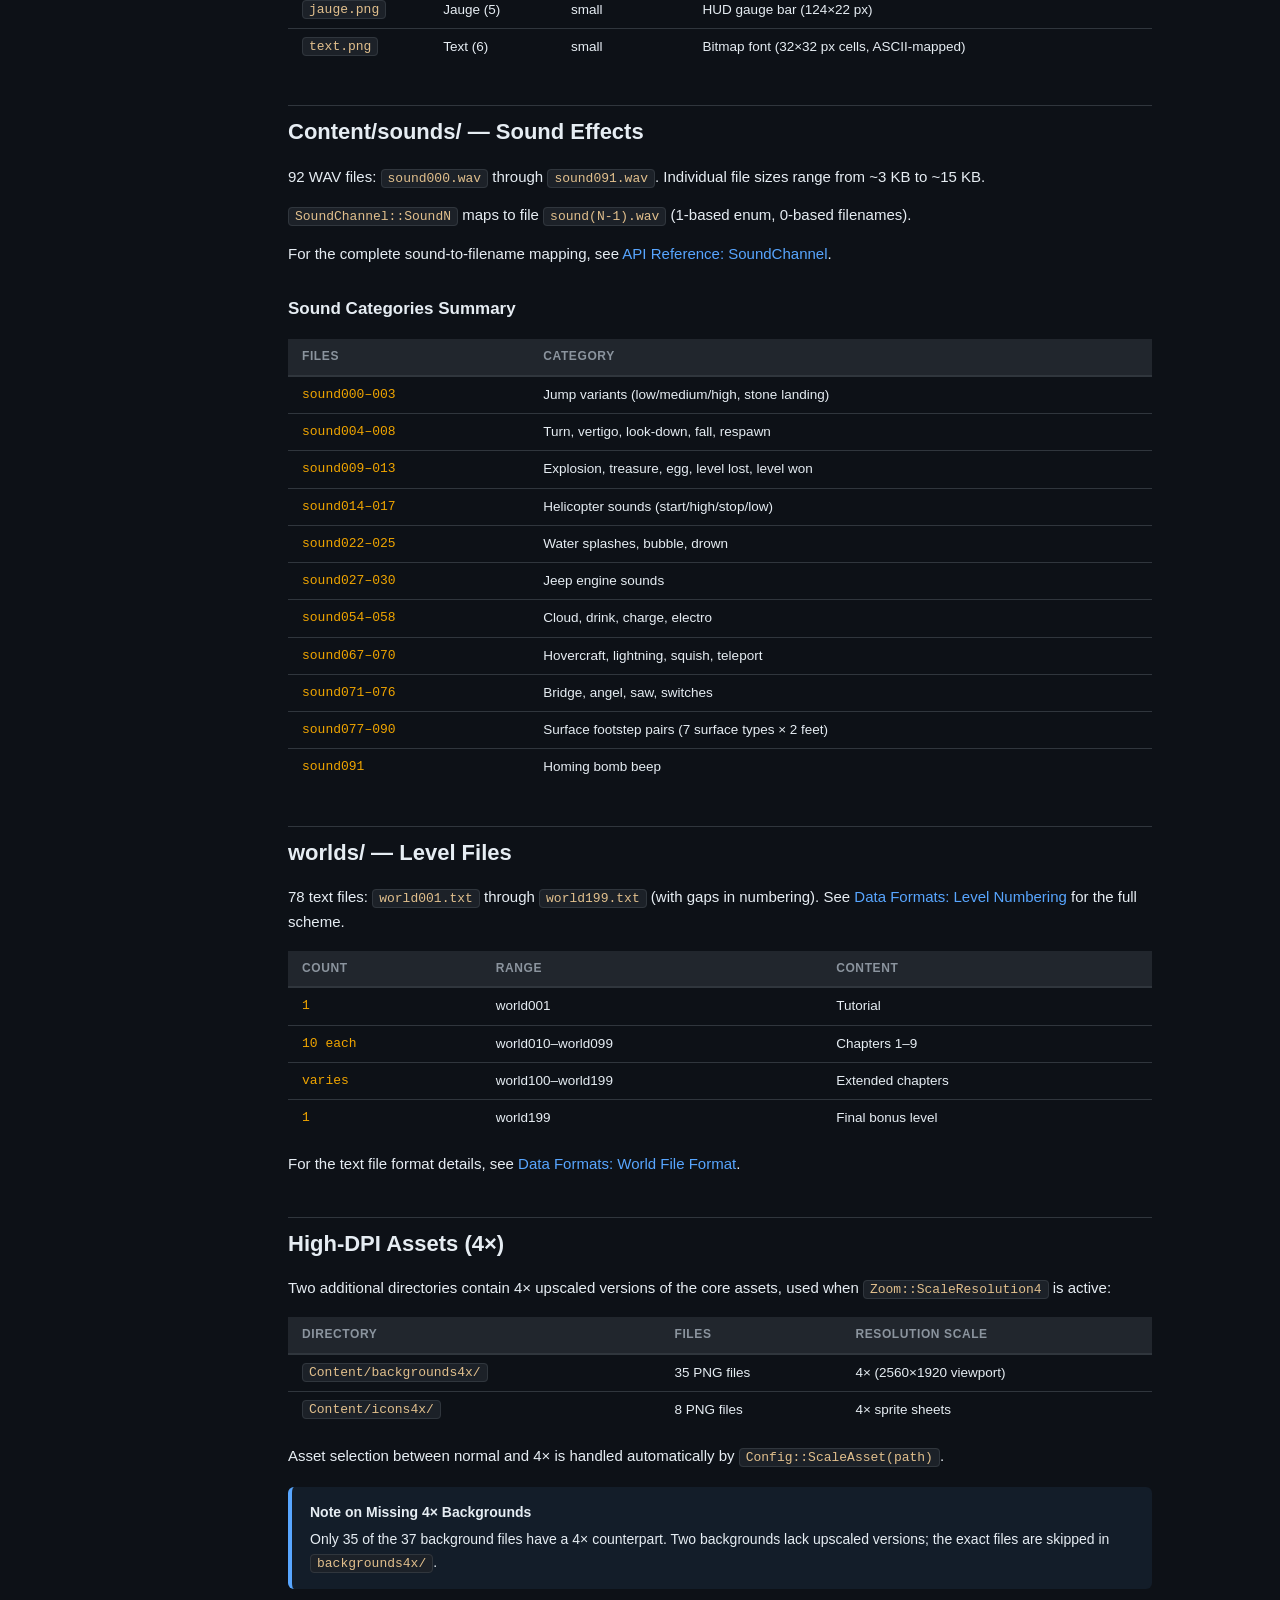
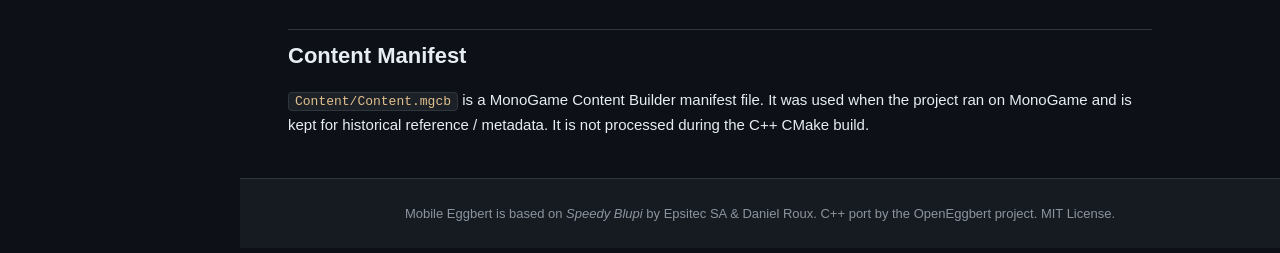
<file: assets.html>
<!DOCTYPE html>
<html lang="en">
<head>
  <meta charset="UTF-8">
  <meta name="viewport" content="width=device-width, initial-scale=1.0">
  <title>Asset Files — Mobile Eggbert</title>
  <link rel="stylesheet" href="style.css">
</head>
<body>

<div class="topnav">
  <a class="brand" href="index.html">🐣 Mobile Eggbert</a>
  <nav>
    <a href="index.html">Overview</a>
    <a href="history.html">History</a>
    <a href="build.html">Build</a>
    <a href="architecture.html">Architecture</a>
    <a href="gameplay.html">Gameplay</a>
    <a href="api-enums.html">API Reference</a>
    <a href="assets.html" class="active">Assets</a>
    <a href="formats.html">Formats</a>
    <a href="cheats.html">Cheats</a>
    <a href="performance.html">Performance</a>
  </nav>
</div>

<div class="layout">
  <aside class="sidebar">
    <h4>On This Page</h4>
    <a href="#backgrounds">Backgrounds</a>
    <a href="#icons">Icon Sprite Sheets</a>
    <a href="#sounds">Sound Effects</a>
    <a href="#worlds">Level Files</a>
    <a href="#highdpi">High-DPI (4×)</a>
    <a href="#manifest">Content Manifest</a>
  </aside>

  <div style="flex:1; min-width:0;">
    <main>
      <h1>Asset Files</h1>
      <p>All game assets live in <code>Content/</code> (PNG sprites + WAV sounds) and <code>worlds/</code> (level text files). The directory structure is consistent across platforms — only the access method differs.</p>

      <!-- BACKGROUNDS -->
      <h2 id="backgrounds">Content/backgrounds/ — Background Images</h2>
      <p>37 PNG files. 32 are level terrain backgrounds; the rest are UI screens.</p>

      <h3>Level Backgrounds (32 themes)</h3>
      <div class="table-wrap"><table>
        <thead><tr><th>File</th><th>Description</th></tr></thead>
        <tbody>
          <tr><td><code>decor000.png</code></td><td>Ice / cavern theme</td></tr>
          <tr><td><code>decor001.png</code></td><td>Forest / jungle theme</td></tr>
          <tr><td><code>decor002.png</code></td><td>Desert theme</td></tr>
          <tr><td><code>decor003.png</code></td><td>City / urban theme</td></tr>
          <tr><td><code>decor004.png</code></td><td>Space theme</td></tr>
          <tr><td><code>decor006.png</code> – <code>decor031.png</code></td><td>Additional themes (some IDs skipped)</td></tr>
        </tbody>
      </table></div>

      <p>The level background to load for each level is specified by the <code>region</code> field in the world file metadata.</p>

      <h3>UI Screen Backgrounds</h3>
      <div class="table-wrap"><table>
        <thead><tr><th>File</th><th>PixmapChannel</th><th>Description</th></tr></thead>
        <tbody>
          <tr><td><code>speedyblupi.png</code></td><td>SpeedyBlupiBackground (15)</td><td>Speedy Blupi title/splash screen</td></tr>
          <tr><td><code>blupiyoupie.png</code></td><td>BlupiYoupieBackground (16)</td><td>Blupi Youpie title screen variant</td></tr>
          <tr><td><code>init.png</code></td><td>—</td><td>Main menu / gamer select background</td></tr>
          <tr><td><code>gear.png</code></td><td>GearBackground (17)</td><td>Settings screen background</td></tr>
          <tr><td><code>pause.png</code></td><td>—</td><td>Pause screen overlay</td></tr>
          <tr><td><code>lost.png</code></td><td>—</td><td>Level failure screen</td></tr>
          <tr><td><code>win.png</code></td><td>—</td><td>Level completion screen</td></tr>
          <tr><td><code>trial.png</code></td><td>—</td><td>Trial / paywall screen</td></tr>
          <tr><td><code>wait.png</code></td><td>—</td><td>Loading screen</td></tr>
          <tr><td><code>setup.png</code></td><td>—</td><td>Settings background</td></tr>
        </tbody>
      </table></div>

      <!-- ICONS -->
      <h2 id="icons">Content/icons/ — Sprite Sheets</h2>
      <p>8 PNG sprite sheets. Each is accessed through its corresponding <code>PixmapChannel</code>.</p>

      <div class="table-wrap"><table>
        <thead><tr><th>File</th><th>Channel</th><th>Approx. size</th><th>Description</th></tr></thead>
        <tbody>
          <tr><td><code>blupi.png</code></td><td>Blupi (2)</td><td>~853 KB</td><td>Main player character — sprites for all 88 BlupiAction states</td></tr>
          <tr><td><code>blupi1.png</code></td><td>Blupi1_11 (11)</td><td>~814 KB</td><td>Alternate player character variant 1</td></tr>
          <tr><td><code>object.png</code></td><td>Object (1)</td><td>varies</td><td>Moving foreground objects (enemies, crates, vehicles, projectiles)</td></tr>
          <tr><td><code>element.png</code></td><td>Element (10)</td><td>~536 KB</td><td>Collectibles (treasure, eggs, keys), particle effects</td></tr>
          <tr><td><code>explo.png</code></td><td>Explosion (9)</td><td>~910 KB</td><td>Explosions and visual effect animations</td></tr>
          <tr><td><code>button.png</code></td><td>Button (4)</td><td>~127 KB</td><td>On-screen UI buttons (40×40 px cells)</td></tr>
          <tr><td><code>jauge.png</code></td><td>Jauge (5)</td><td>small</td><td>HUD gauge bar (124×22 px)</td></tr>
          <tr><td><code>text.png</code></td><td>Text (6)</td><td>small</td><td>Bitmap font (32×32 px cells, ASCII-mapped)</td></tr>
        </tbody>
      </table></div>

      <!-- SOUNDS -->
      <h2 id="sounds">Content/sounds/ — Sound Effects</h2>
      <p>92 WAV files: <code>sound000.wav</code> through <code>sound091.wav</code>. Individual file sizes range from ~3 KB to ~15 KB.</p>
      <p><code>SoundChannel::SoundN</code> maps to file <code>sound(N-1).wav</code> (1-based enum, 0-based filenames).</p>

      <p>For the complete sound-to-filename mapping, see <a href="api-enums.html#soundchannel">API Reference: SoundChannel</a>.</p>

      <h3>Sound Categories Summary</h3>
      <div class="table-wrap"><table>
        <thead><tr><th>Files</th><th>Category</th></tr></thead>
        <tbody>
          <tr><td>sound000–003</td><td>Jump variants (low/medium/high, stone landing)</td></tr>
          <tr><td>sound004–008</td><td>Turn, vertigo, look-down, fall, respawn</td></tr>
          <tr><td>sound009–013</td><td>Explosion, treasure, egg, level lost, level won</td></tr>
          <tr><td>sound014–017</td><td>Helicopter sounds (start/high/stop/low)</td></tr>
          <tr><td>sound022–025</td><td>Water splashes, bubble, drown</td></tr>
          <tr><td>sound027–030</td><td>Jeep engine sounds</td></tr>
          <tr><td>sound054–058</td><td>Cloud, drink, charge, electro</td></tr>
          <tr><td>sound067–070</td><td>Hovercraft, lightning, squish, teleport</td></tr>
          <tr><td>sound071–076</td><td>Bridge, angel, saw, switches</td></tr>
          <tr><td>sound077–090</td><td>Surface footstep pairs (7 surface types × 2 feet)</td></tr>
          <tr><td>sound091</td><td>Homing bomb beep</td></tr>
        </tbody>
      </table></div>

      <!-- WORLDS -->
      <h2 id="worlds">worlds/ — Level Files</h2>
      <p>78 text files: <code>world001.txt</code> through <code>world199.txt</code> (with gaps in numbering). See <a href="formats.html#worldnums">Data Formats: Level Numbering</a> for the full scheme.</p>

      <div class="table-wrap"><table>
        <thead><tr><th>Count</th><th>Range</th><th>Content</th></tr></thead>
        <tbody>
          <tr><td>1</td><td>world001</td><td>Tutorial</td></tr>
          <tr><td>10 each</td><td>world010–world099</td><td>Chapters 1–9</td></tr>
          <tr><td>varies</td><td>world100–world199</td><td>Extended chapters</td></tr>
          <tr><td>1</td><td>world199</td><td>Final bonus level</td></tr>
        </tbody>
      </table></div>

      <p>For the text file format details, see <a href="formats.html#worldfile">Data Formats: World File Format</a>.</p>

      <!-- HIGH DPI -->
      <h2 id="highdpi">High-DPI Assets (4×)</h2>
      <p>Two additional directories contain 4× upscaled versions of the core assets, used when <code>Zoom::ScaleResolution4</code> is active:</p>

      <div class="table-wrap"><table>
        <thead><tr><th>Directory</th><th>Files</th><th>Resolution scale</th></tr></thead>
        <tbody>
          <tr><td><code>Content/backgrounds4x/</code></td><td>35 PNG files</td><td>4× (2560×1920 viewport)</td></tr>
          <tr><td><code>Content/icons4x/</code></td><td>8 PNG files</td><td>4× sprite sheets</td></tr>
        </tbody>
      </table></div>

      <p>Asset selection between normal and 4× is handled automatically by <code>Config::ScaleAsset(path)</code>.</p>

      <div class="callout info">
        <strong>Note on Missing 4× Backgrounds</strong>
        Only 35 of the 37 background files have a 4× counterpart. Two backgrounds lack upscaled versions;
        the exact files are skipped in <code>backgrounds4x/</code>.
      </div>

      <!-- MANIFEST -->
      <h2 id="manifest">Content Manifest</h2>
      <p><code>Content/Content.mgcb</code> is a MonoGame Content Builder manifest file. It was used when the project ran on MonoGame and is kept for historical reference / metadata. It is not processed during the C++ CMake build.</p>

    </main>
    <footer>
      Mobile Eggbert is based on <em>Speedy Blupi</em> by Epsitec SA &amp; Daniel Roux.
      C++ port by the OpenEggbert project. MIT License.
    </footer>
  </div>
</div>

</body>
</html>
</file>
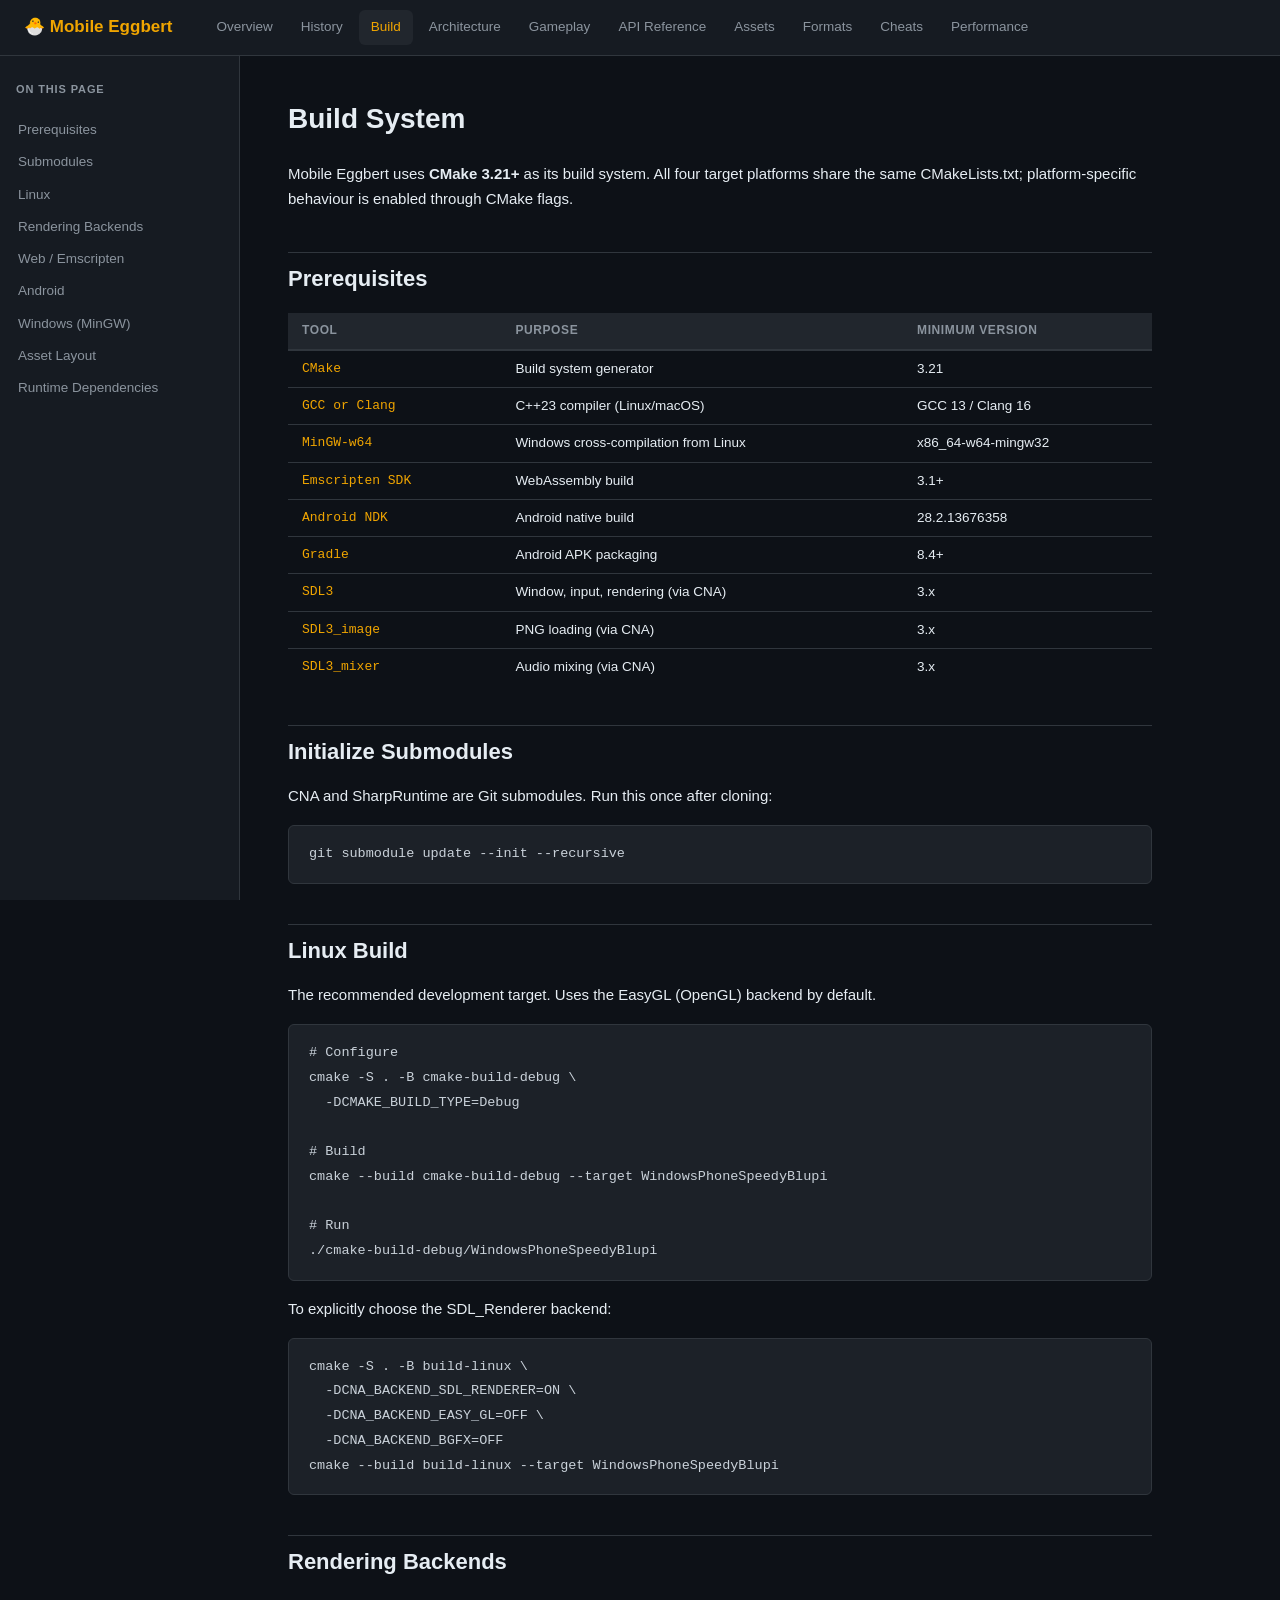
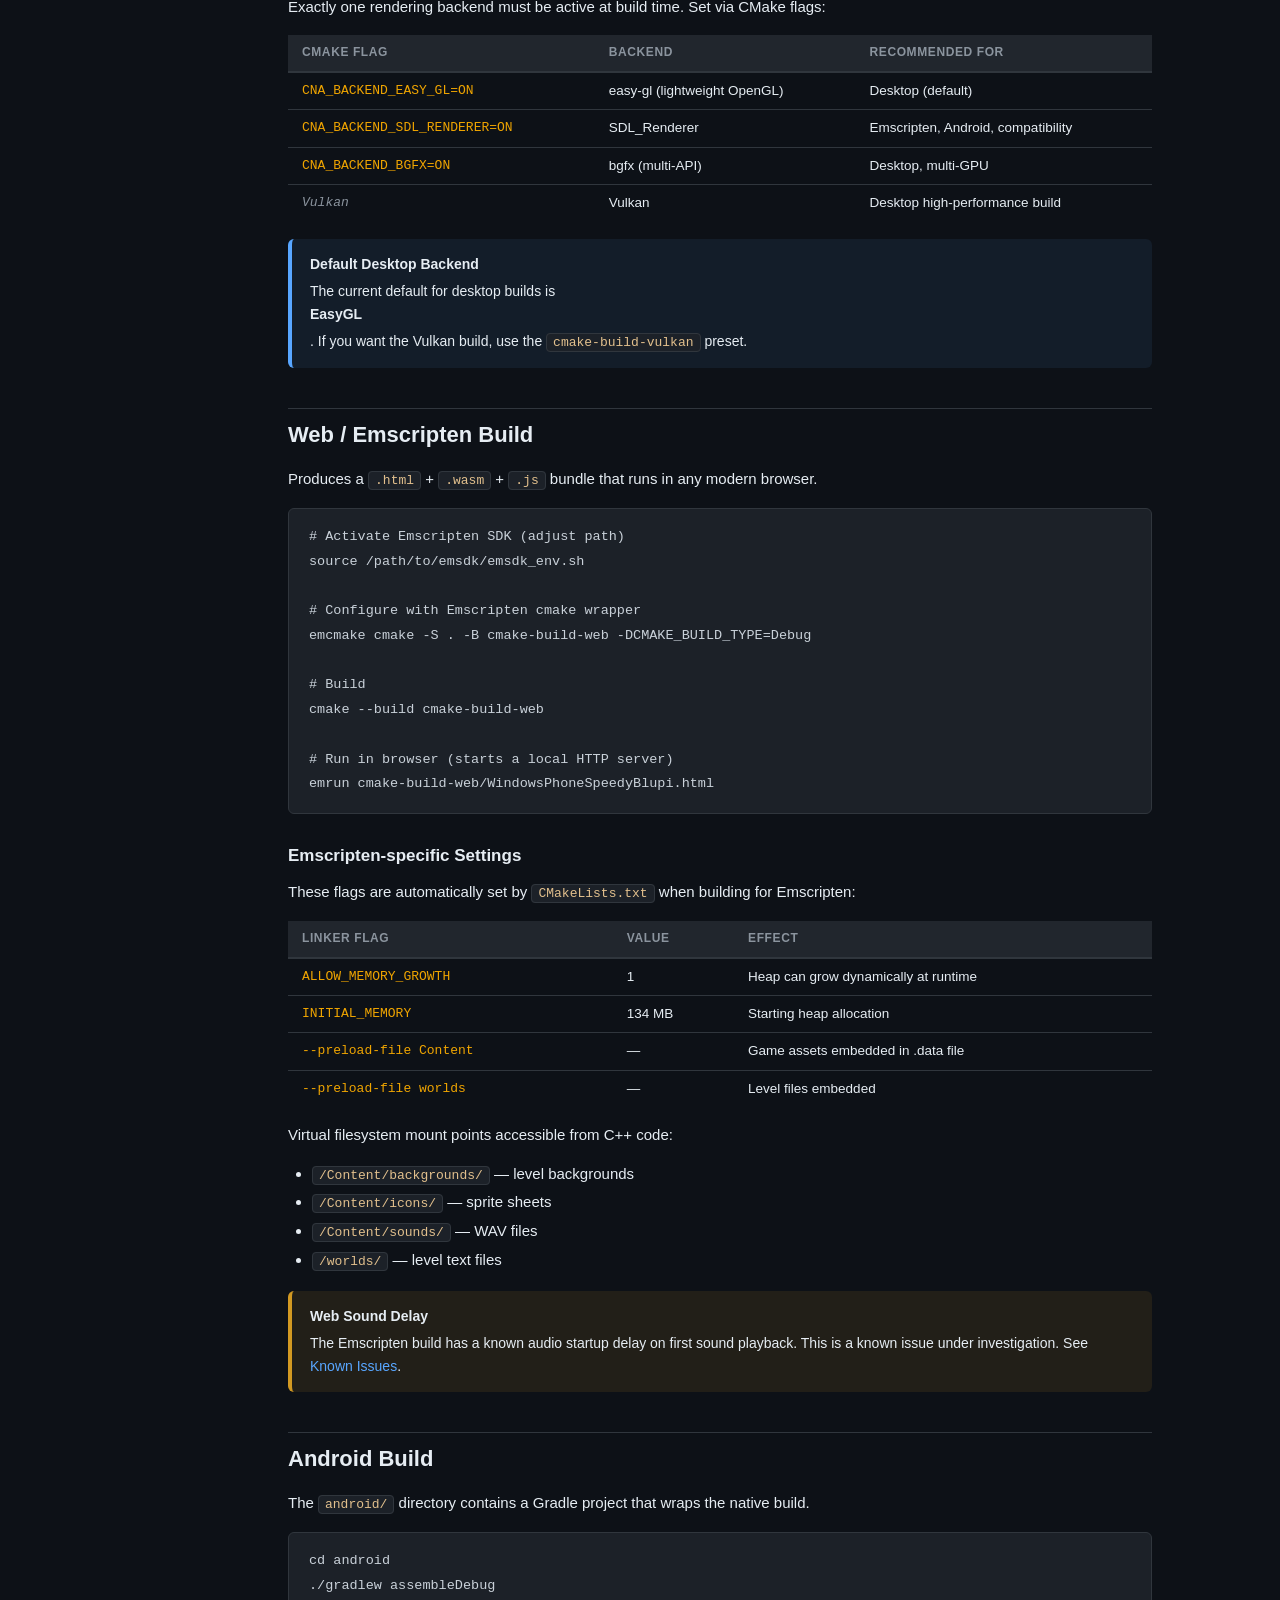
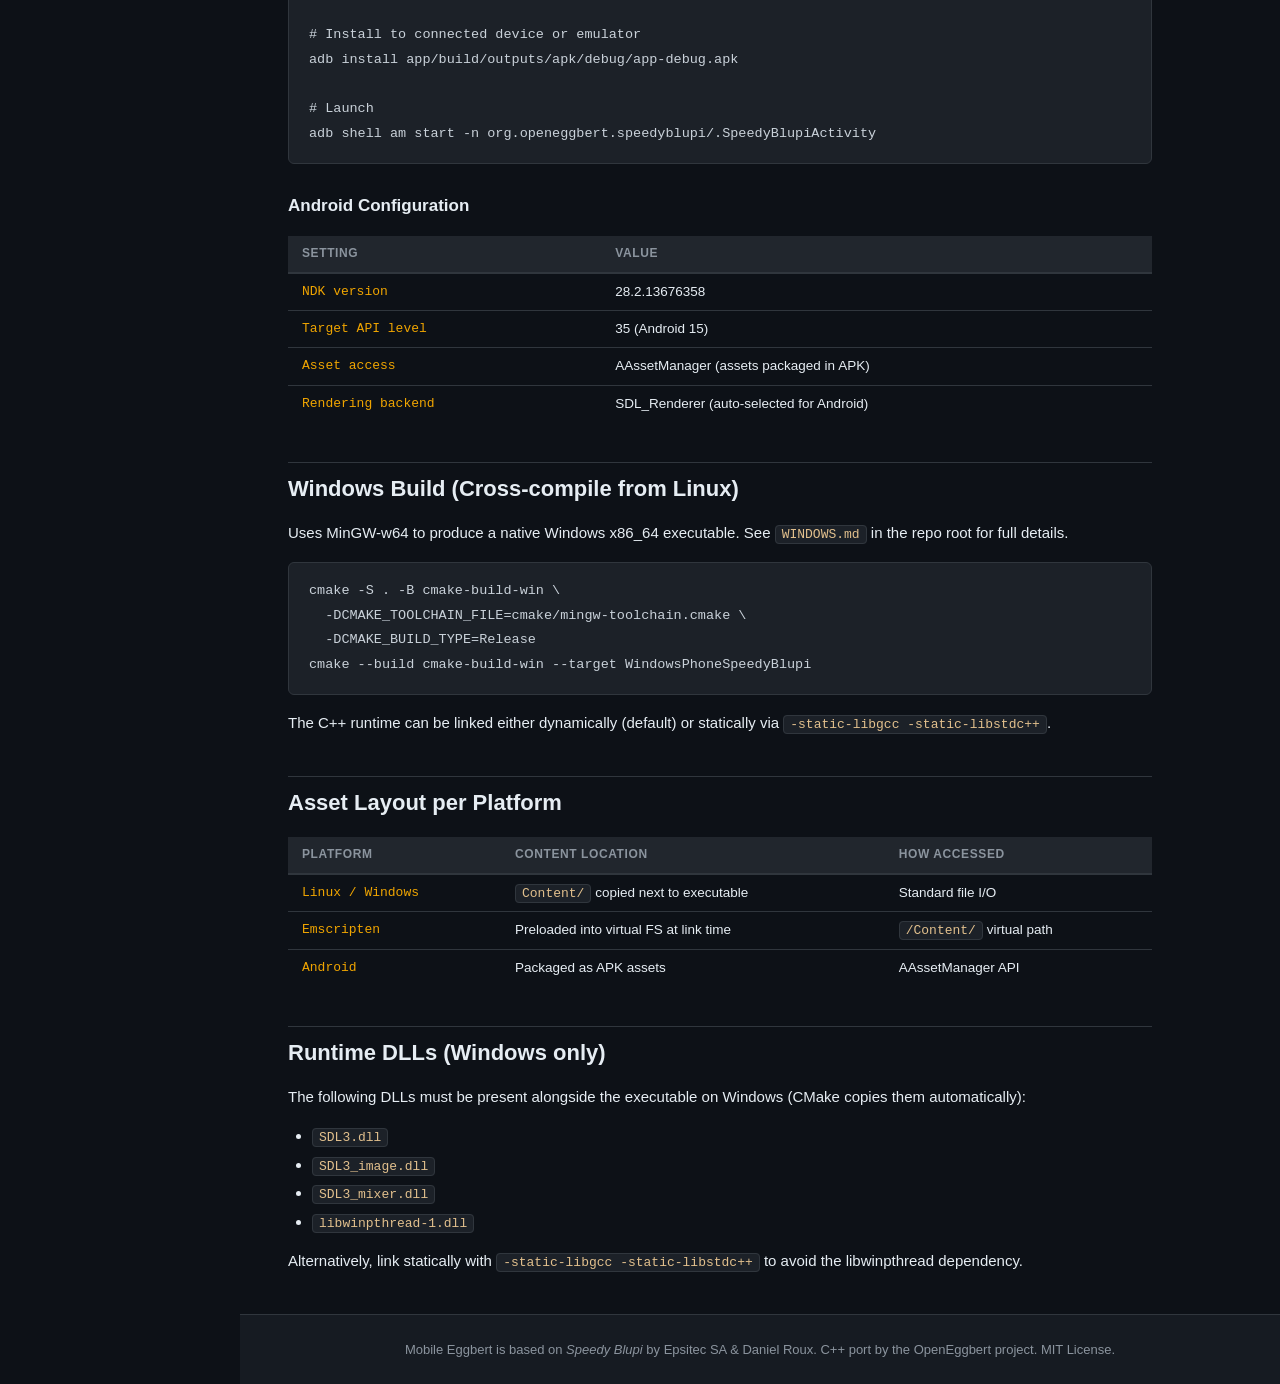
<file: build.html>
<!DOCTYPE html>
<html lang="en">
<head>
  <meta charset="UTF-8">
  <meta name="viewport" content="width=device-width, initial-scale=1.0">
  <title>Build System — Mobile Eggbert</title>
  <link rel="stylesheet" href="style.css">
</head>
<body>

<div class="topnav">
  <a class="brand" href="index.html">🐣 Mobile Eggbert</a>
  <nav>
    <a href="index.html">Overview</a>
    <a href="history.html">History</a>
    <a href="build.html" class="active">Build</a>
    <a href="architecture.html">Architecture</a>
    <a href="gameplay.html">Gameplay</a>
    <a href="api-enums.html">API Reference</a>
    <a href="assets.html">Assets</a>
    <a href="formats.html">Formats</a>
    <a href="cheats.html">Cheats</a>
    <a href="performance.html">Performance</a>
  </nav>
</div>

<div class="layout">
  <aside class="sidebar">
    <h4>On This Page</h4>
    <a href="#prerequisites">Prerequisites</a>
    <a href="#submodules">Submodules</a>
    <a href="#linux">Linux</a>
    <a href="#backends">Rendering Backends</a>
    <a href="#web">Web / Emscripten</a>
    <a href="#android">Android</a>
    <a href="#windows">Windows (MinGW)</a>
    <a href="#assets">Asset Layout</a>
    <a href="#deps">Runtime Dependencies</a>
  </aside>

  <div style="flex:1; min-width:0;">
    <main>
      <h1>Build System</h1>
      <p>Mobile Eggbert uses <strong>CMake 3.21+</strong> as its build system. All four target platforms share the same CMakeLists.txt; platform-specific behaviour is enabled through CMake flags.</p>

      <h2 id="prerequisites">Prerequisites</h2>
      <div class="table-wrap">
        <table>
          <thead><tr><th>Tool</th><th>Purpose</th><th>Minimum Version</th></tr></thead>
          <tbody>
            <tr><td>CMake</td><td>Build system generator</td><td>3.21</td></tr>
            <tr><td>GCC or Clang</td><td>C++23 compiler (Linux/macOS)</td><td>GCC 13 / Clang 16</td></tr>
            <tr><td>MinGW-w64</td><td>Windows cross-compilation from Linux</td><td>x86_64-w64-mingw32</td></tr>
            <tr><td>Emscripten SDK</td><td>WebAssembly build</td><td>3.1+</td></tr>
            <tr><td>Android NDK</td><td>Android native build</td><td>28.2.13676358</td></tr>
            <tr><td>Gradle</td><td>Android APK packaging</td><td>8.4+</td></tr>
            <tr><td>SDL3</td><td>Window, input, rendering (via CNA)</td><td>3.x</td></tr>
            <tr><td>SDL3_image</td><td>PNG loading (via CNA)</td><td>3.x</td></tr>
            <tr><td>SDL3_mixer</td><td>Audio mixing (via CNA)</td><td>3.x</td></tr>
          </tbody>
        </table>
      </div>

      <h2 id="submodules">Initialize Submodules</h2>
      <p>CNA and SharpRuntime are Git submodules. Run this once after cloning:</p>
      <pre><code>git submodule update --init --recursive</code></pre>

      <h2 id="linux">Linux Build</h2>
      <p>The recommended development target. Uses the EasyGL (OpenGL) backend by default.</p>
      <pre><code># Configure
cmake -S . -B cmake-build-debug \
  -DCMAKE_BUILD_TYPE=Debug

# Build
cmake --build cmake-build-debug --target WindowsPhoneSpeedyBlupi

# Run
./cmake-build-debug/WindowsPhoneSpeedyBlupi</code></pre>

      <p>To explicitly choose the SDL_Renderer backend:</p>
      <pre><code>cmake -S . -B build-linux \
  -DCNA_BACKEND_SDL_RENDERER=ON \
  -DCNA_BACKEND_EASY_GL=OFF \
  -DCNA_BACKEND_BGFX=OFF
cmake --build build-linux --target WindowsPhoneSpeedyBlupi</code></pre>

      <h2 id="backends">Rendering Backends</h2>
      <p>Exactly one rendering backend must be active at build time. Set via CMake flags:</p>

      <div class="table-wrap">
        <table>
          <thead><tr><th>CMake Flag</th><th>Backend</th><th>Recommended For</th></tr></thead>
          <tbody>
            <tr><td>CNA_BACKEND_EASY_GL=ON</td><td>easy-gl (lightweight OpenGL)</td><td>Desktop (default)</td></tr>
            <tr><td>CNA_BACKEND_SDL_RENDERER=ON</td><td>SDL_Renderer</td><td>Emscripten, Android, compatibility</td></tr>
            <tr><td>CNA_BACKEND_BGFX=ON</td><td>bgfx (multi-API)</td><td>Desktop, multi-GPU</td></tr>
            <tr><td><em>Vulkan</em></td><td>Vulkan</td><td>Desktop high-performance build</td></tr>
          </tbody>
        </table>
      </div>

      <div class="callout info">
        <strong>Default Desktop Backend</strong>
        The current default for desktop builds is <strong>EasyGL</strong>. If you want the Vulkan build, use
        the <code>cmake-build-vulkan</code> preset.
      </div>

      <h2 id="web">Web / Emscripten Build</h2>
      <p>Produces a <code>.html</code> + <code>.wasm</code> + <code>.js</code> bundle that runs in any modern browser.</p>

      <pre><code># Activate Emscripten SDK (adjust path)
source /path/to/emsdk/emsdk_env.sh

# Configure with Emscripten cmake wrapper
emcmake cmake -S . -B cmake-build-web -DCMAKE_BUILD_TYPE=Debug

# Build
cmake --build cmake-build-web

# Run in browser (starts a local HTTP server)
emrun cmake-build-web/WindowsPhoneSpeedyBlupi.html</code></pre>

      <h3>Emscripten-specific Settings</h3>
      <p>These flags are automatically set by <code>CMakeLists.txt</code> when building for Emscripten:</p>
      <div class="table-wrap">
        <table>
          <thead><tr><th>Linker Flag</th><th>Value</th><th>Effect</th></tr></thead>
          <tbody>
            <tr><td>ALLOW_MEMORY_GROWTH</td><td>1</td><td>Heap can grow dynamically at runtime</td></tr>
            <tr><td>INITIAL_MEMORY</td><td>134 MB</td><td>Starting heap allocation</td></tr>
            <tr><td>--preload-file Content</td><td>—</td><td>Game assets embedded in .data file</td></tr>
            <tr><td>--preload-file worlds</td><td>—</td><td>Level files embedded</td></tr>
          </tbody>
        </table>
      </div>

      <p>Virtual filesystem mount points accessible from C++ code:</p>
      <ul>
        <li><code>/Content/backgrounds/</code> — level backgrounds</li>
        <li><code>/Content/icons/</code> — sprite sheets</li>
        <li><code>/Content/sounds/</code> — WAV files</li>
        <li><code>/worlds/</code> — level text files</li>
      </ul>

      <div class="callout warn">
        <strong>Web Sound Delay</strong>
        The Emscripten build has a known audio startup delay on first sound playback. This is a known issue
        under investigation. See <a href="todo.html">Known Issues</a>.
      </div>

      <h2 id="android">Android Build</h2>
      <p>The <code>android/</code> directory contains a Gradle project that wraps the native build.</p>

      <pre><code>cd android
./gradlew assembleDebug

# Install to connected device or emulator
adb install app/build/outputs/apk/debug/app-debug.apk

# Launch
adb shell am start -n org.openeggbert.speedyblupi/.SpeedyBlupiActivity</code></pre>

      <h3>Android Configuration</h3>
      <div class="table-wrap">
        <table>
          <thead><tr><th>Setting</th><th>Value</th></tr></thead>
          <tbody>
            <tr><td>NDK version</td><td>28.2.13676358</td></tr>
            <tr><td>Target API level</td><td>35 (Android 15)</td></tr>
            <tr><td>Asset access</td><td>AAssetManager (assets packaged in APK)</td></tr>
            <tr><td>Rendering backend</td><td>SDL_Renderer (auto-selected for Android)</td></tr>
          </tbody>
        </table>
      </div>

      <h2 id="windows">Windows Build (Cross-compile from Linux)</h2>
      <p>Uses MinGW-w64 to produce a native Windows x86_64 executable. See <code>WINDOWS.md</code> in the repo root for full details.</p>

      <pre><code>cmake -S . -B cmake-build-win \
  -DCMAKE_TOOLCHAIN_FILE=cmake/mingw-toolchain.cmake \
  -DCMAKE_BUILD_TYPE=Release
cmake --build cmake-build-win --target WindowsPhoneSpeedyBlupi</code></pre>

      <p>The C++ runtime can be linked either dynamically (default) or statically via <code>-static-libgcc -static-libstdc++</code>.</p>

      <h2 id="assets">Asset Layout per Platform</h2>
      <div class="table-wrap">
        <table>
          <thead><tr><th>Platform</th><th>Content location</th><th>How accessed</th></tr></thead>
          <tbody>
            <tr><td>Linux / Windows</td><td><code>Content/</code> copied next to executable</td><td>Standard file I/O</td></tr>
            <tr><td>Emscripten</td><td>Preloaded into virtual FS at link time</td><td><code>/Content/</code> virtual path</td></tr>
            <tr><td>Android</td><td>Packaged as APK assets</td><td>AAssetManager API</td></tr>
          </tbody>
        </table>
      </div>

      <h2 id="deps">Runtime DLLs (Windows only)</h2>
      <p>The following DLLs must be present alongside the executable on Windows (CMake copies them automatically):</p>
      <ul>
        <li><code>SDL3.dll</code></li>
        <li><code>SDL3_image.dll</code></li>
        <li><code>SDL3_mixer.dll</code></li>
        <li><code>libwinpthread-1.dll</code></li>
      </ul>
      <p>Alternatively, link statically with <code>-static-libgcc -static-libstdc++</code> to avoid the libwinpthread dependency.</p>

    </main>
    <footer>
      Mobile Eggbert is based on <em>Speedy Blupi</em> by Epsitec SA &amp; Daniel Roux.
      C++ port by the OpenEggbert project. MIT License.
    </footer>
  </div>
</div>

</body>
</html>
</file>
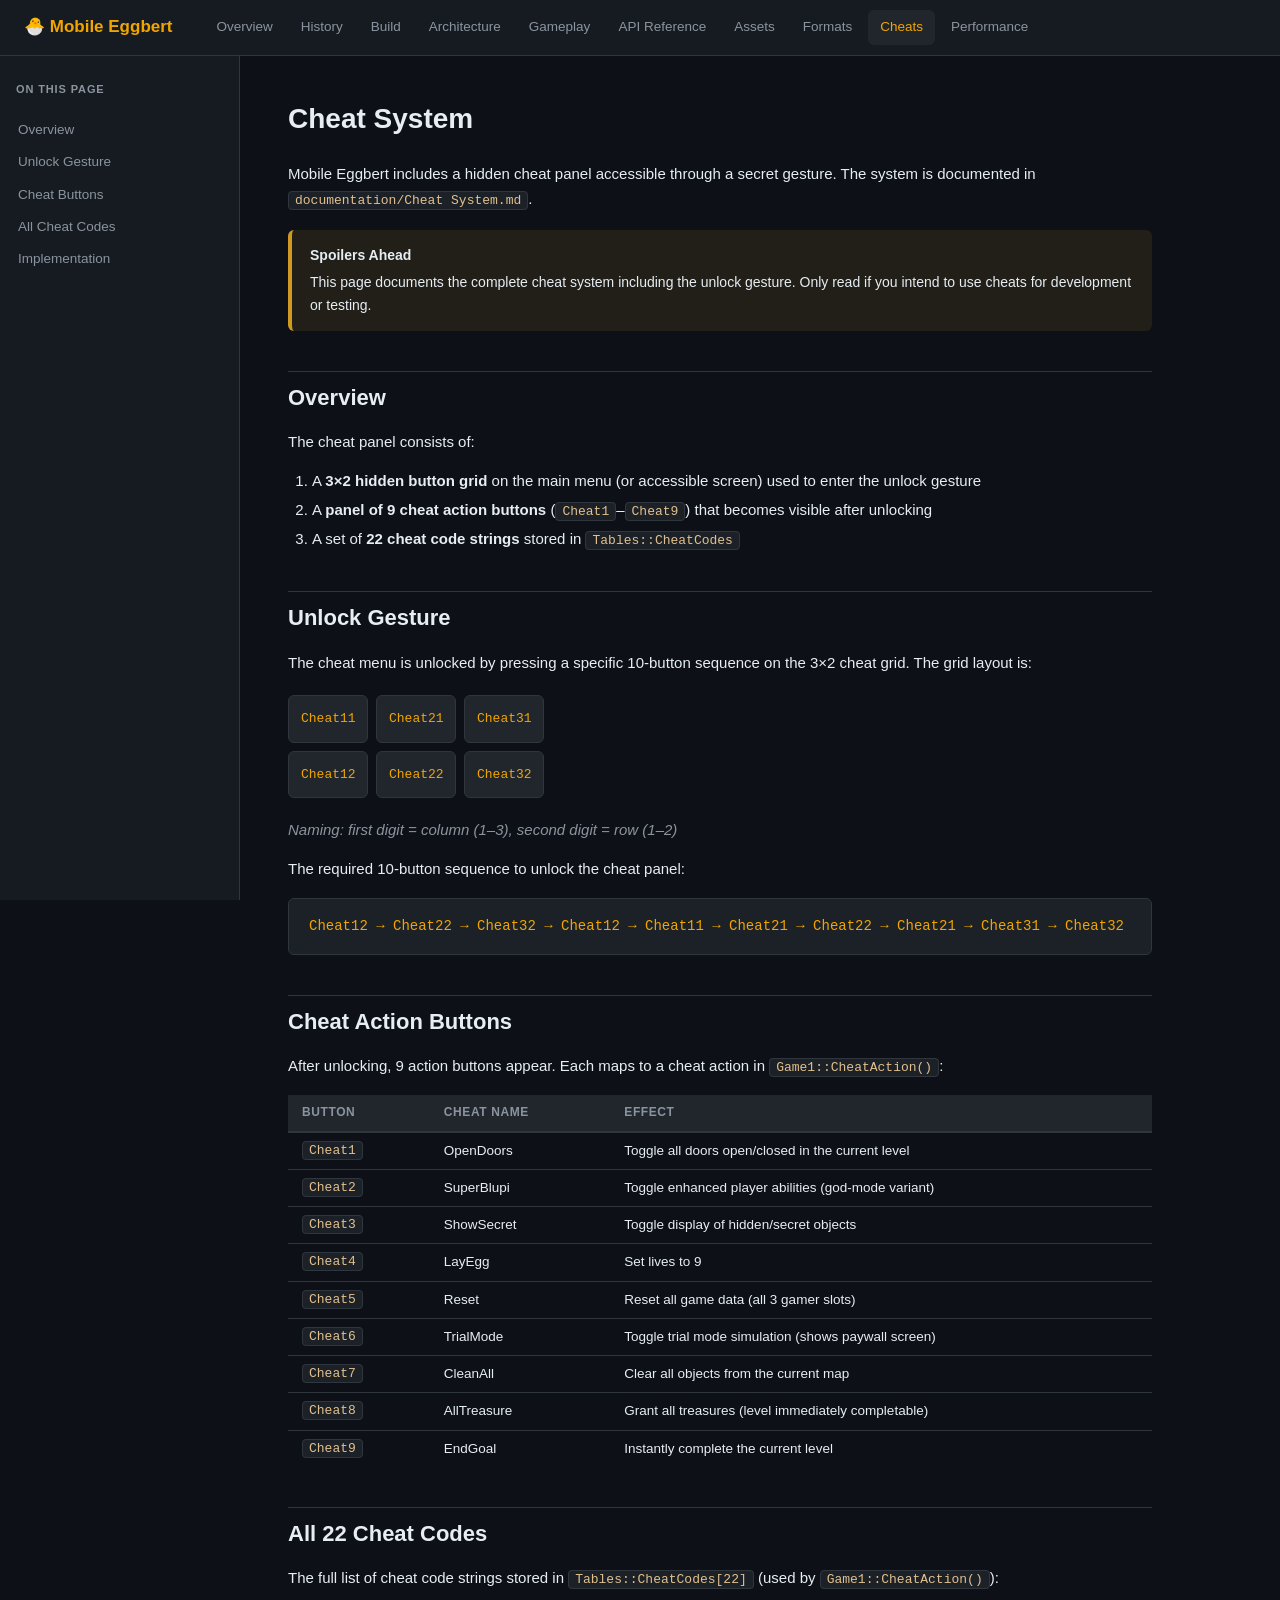
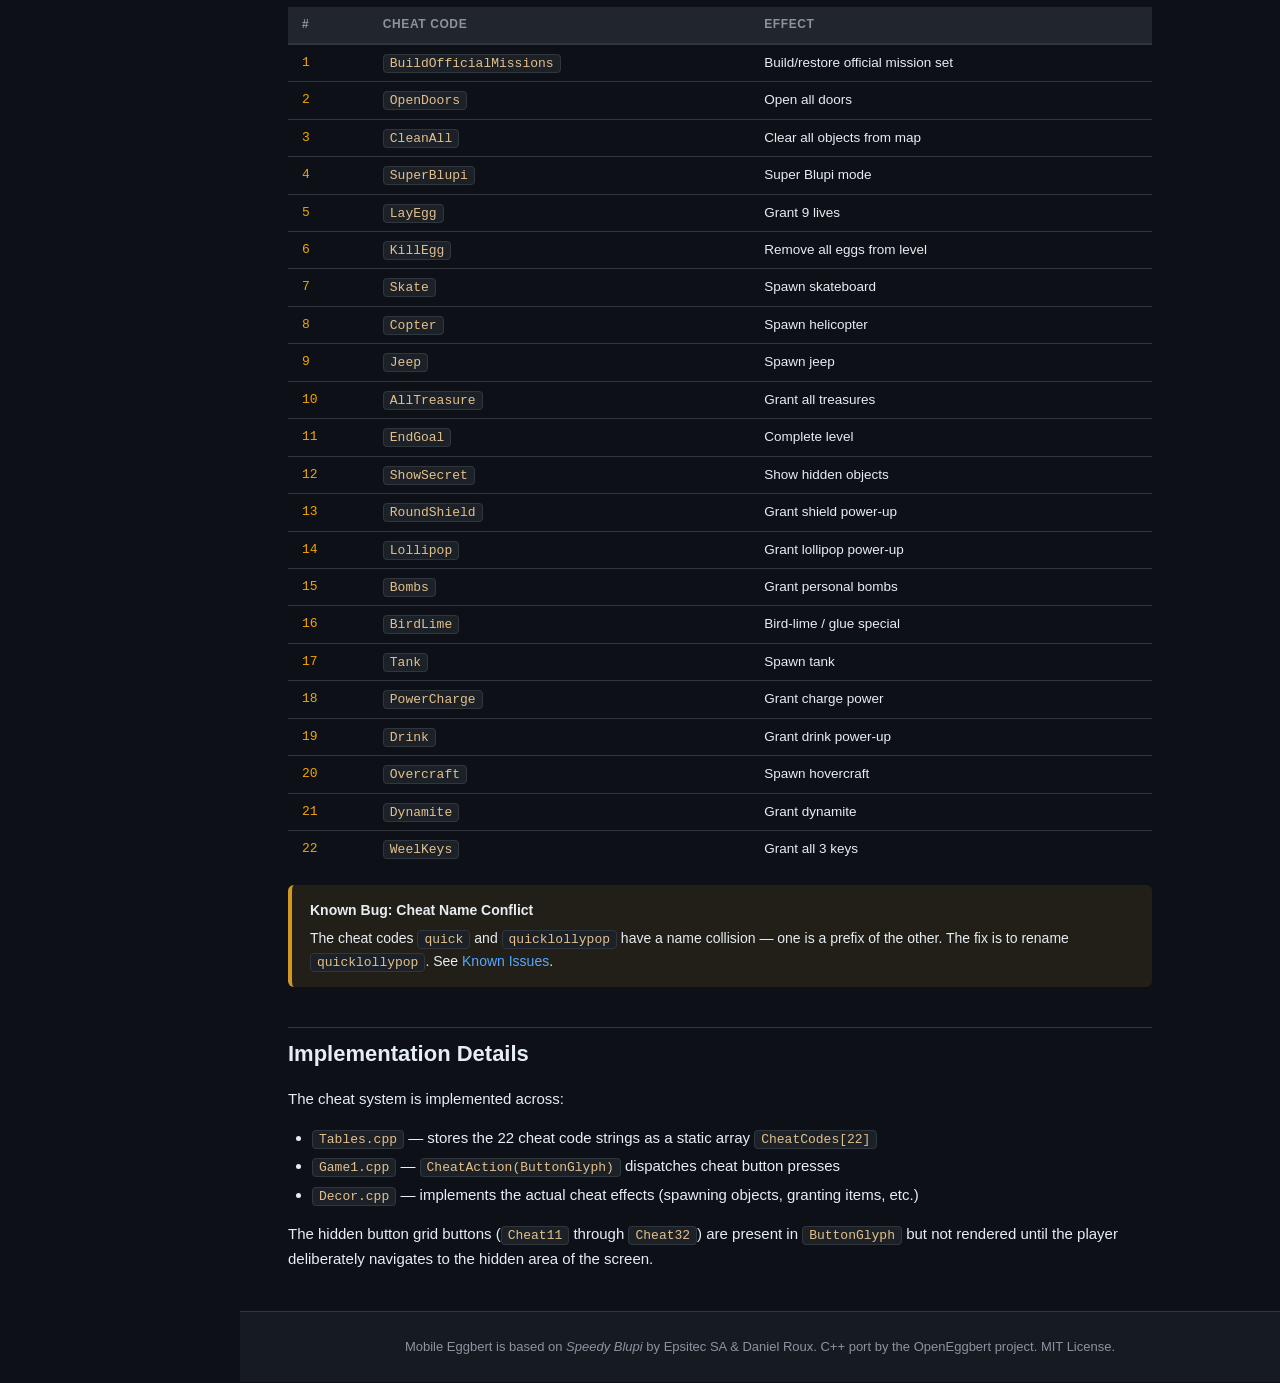
<file: cheats.html>
<!DOCTYPE html>
<html lang="en">
<head>
  <meta charset="UTF-8">
  <meta name="viewport" content="width=device-width, initial-scale=1.0">
  <title>Cheat System — Mobile Eggbert</title>
  <link rel="stylesheet" href="style.css">
</head>
<body>

<div class="topnav">
  <a class="brand" href="index.html">🐣 Mobile Eggbert</a>
  <nav>
    <a href="index.html">Overview</a>
    <a href="history.html">History</a>
    <a href="build.html">Build</a>
    <a href="architecture.html">Architecture</a>
    <a href="gameplay.html">Gameplay</a>
    <a href="api-enums.html">API Reference</a>
    <a href="assets.html">Assets</a>
    <a href="formats.html">Formats</a>
    <a href="cheats.html" class="active">Cheats</a>
    <a href="performance.html">Performance</a>
  </nav>
</div>

<div class="layout">
  <aside class="sidebar">
    <h4>On This Page</h4>
    <a href="#overview">Overview</a>
    <a href="#unlock">Unlock Gesture</a>
    <a href="#buttons">Cheat Buttons</a>
    <a href="#codes">All Cheat Codes</a>
    <a href="#implementation">Implementation</a>
  </aside>

  <div style="flex:1; min-width:0;">
    <main>
      <h1>Cheat System</h1>
      <p>Mobile Eggbert includes a hidden cheat panel accessible through a secret gesture. The system is documented in <code>documentation/Cheat System.md</code>.</p>

      <div class="callout warn">
        <strong>Spoilers Ahead</strong>
        This page documents the complete cheat system including the unlock gesture. Only read if you intend to use cheats for development or testing.
      </div>

      <h2 id="overview">Overview</h2>
      <p>The cheat panel consists of:</p>
      <ol>
        <li>A <strong>3×2 hidden button grid</strong> on the main menu (or accessible screen) used to enter the unlock gesture</li>
        <li>A <strong>panel of 9 cheat action buttons</strong> (<code>Cheat1</code>–<code>Cheat9</code>) that becomes visible after unlocking</li>
        <li>A set of <strong>22 cheat code strings</strong> stored in <code>Tables::CheatCodes</code></li>
      </ol>

      <h2 id="unlock">Unlock Gesture</h2>
      <p>The cheat menu is unlocked by pressing a specific 10-button sequence on the 3×2 cheat grid. The grid layout is:</p>

      <div style="display:grid; grid-template-columns:repeat(3, 80px); gap:8px; margin:20px 0; width:fit-content;">
        <div style="background:var(--bg3); border:1px solid var(--border); border-radius:var(--radius); padding:12px; text-align:center; font-family:monospace; font-size:13px; color:var(--accent);">Cheat11</div>
        <div style="background:var(--bg3); border:1px solid var(--border); border-radius:var(--radius); padding:12px; text-align:center; font-family:monospace; font-size:13px; color:var(--accent);">Cheat21</div>
        <div style="background:var(--bg3); border:1px solid var(--border); border-radius:var(--radius); padding:12px; text-align:center; font-family:monospace; font-size:13px; color:var(--accent);">Cheat31</div>
        <div style="background:var(--bg3); border:1px solid var(--border); border-radius:var(--radius); padding:12px; text-align:center; font-family:monospace; font-size:13px; color:var(--accent);">Cheat12</div>
        <div style="background:var(--bg3); border:1px solid var(--border); border-radius:var(--radius); padding:12px; text-align:center; font-family:monospace; font-size:13px; color:var(--accent);">Cheat22</div>
        <div style="background:var(--bg3); border:1px solid var(--border); border-radius:var(--radius); padding:12px; text-align:center; font-family:monospace; font-size:13px; color:var(--accent);">Cheat32</div>
      </div>

      <p><em>Naming: first digit = column (1–3), second digit = row (1–2)</em></p>

      <p>The required 10-button sequence to unlock the cheat panel:</p>

      <div style="background:var(--code-bg); border:1px solid var(--border); border-radius:var(--radius); padding:16px 20px; margin:16px 0; font-family:monospace; font-size:14px; color:var(--accent);">
        Cheat12 → Cheat22 → Cheat32 → Cheat12 → Cheat11 →
        Cheat21 → Cheat22 → Cheat21 → Cheat31 → Cheat32
      </div>

      <h2 id="buttons">Cheat Action Buttons</h2>
      <p>After unlocking, 9 action buttons appear. Each maps to a cheat action in <code>Game1::CheatAction()</code>:</p>

      <div class="table-wrap"><table>
        <thead><tr><th>Button</th><th>Cheat Name</th><th>Effect</th></tr></thead>
        <tbody>
          <tr><td><code>Cheat1</code></td><td>OpenDoors</td><td>Toggle all doors open/closed in the current level</td></tr>
          <tr><td><code>Cheat2</code></td><td>SuperBlupi</td><td>Toggle enhanced player abilities (god-mode variant)</td></tr>
          <tr><td><code>Cheat3</code></td><td>ShowSecret</td><td>Toggle display of hidden/secret objects</td></tr>
          <tr><td><code>Cheat4</code></td><td>LayEgg</td><td>Set lives to 9</td></tr>
          <tr><td><code>Cheat5</code></td><td>Reset</td><td>Reset all game data (all 3 gamer slots)</td></tr>
          <tr><td><code>Cheat6</code></td><td>TrialMode</td><td>Toggle trial mode simulation (shows paywall screen)</td></tr>
          <tr><td><code>Cheat7</code></td><td>CleanAll</td><td>Clear all objects from the current map</td></tr>
          <tr><td><code>Cheat8</code></td><td>AllTreasure</td><td>Grant all treasures (level immediately completable)</td></tr>
          <tr><td><code>Cheat9</code></td><td>EndGoal</td><td>Instantly complete the current level</td></tr>
        </tbody>
      </table></div>

      <h2 id="codes">All 22 Cheat Codes</h2>
      <p>The full list of cheat code strings stored in <code>Tables::CheatCodes[22]</code> (used by <code>Game1::CheatAction()</code>):</p>

      <div class="table-wrap"><table>
        <thead><tr><th>#</th><th>Cheat Code</th><th>Effect</th></tr></thead>
        <tbody>
          <tr><td>1</td><td><code>BuildOfficialMissions</code></td><td>Build/restore official mission set</td></tr>
          <tr><td>2</td><td><code>OpenDoors</code></td><td>Open all doors</td></tr>
          <tr><td>3</td><td><code>CleanAll</code></td><td>Clear all objects from map</td></tr>
          <tr><td>4</td><td><code>SuperBlupi</code></td><td>Super Blupi mode</td></tr>
          <tr><td>5</td><td><code>LayEgg</code></td><td>Grant 9 lives</td></tr>
          <tr><td>6</td><td><code>KillEgg</code></td><td>Remove all eggs from level</td></tr>
          <tr><td>7</td><td><code>Skate</code></td><td>Spawn skateboard</td></tr>
          <tr><td>8</td><td><code>Copter</code></td><td>Spawn helicopter</td></tr>
          <tr><td>9</td><td><code>Jeep</code></td><td>Spawn jeep</td></tr>
          <tr><td>10</td><td><code>AllTreasure</code></td><td>Grant all treasures</td></tr>
          <tr><td>11</td><td><code>EndGoal</code></td><td>Complete level</td></tr>
          <tr><td>12</td><td><code>ShowSecret</code></td><td>Show hidden objects</td></tr>
          <tr><td>13</td><td><code>RoundShield</code></td><td>Grant shield power-up</td></tr>
          <tr><td>14</td><td><code>Lollipop</code></td><td>Grant lollipop power-up</td></tr>
          <tr><td>15</td><td><code>Bombs</code></td><td>Grant personal bombs</td></tr>
          <tr><td>16</td><td><code>BirdLime</code></td><td>Bird-lime / glue special</td></tr>
          <tr><td>17</td><td><code>Tank</code></td><td>Spawn tank</td></tr>
          <tr><td>18</td><td><code>PowerCharge</code></td><td>Grant charge power</td></tr>
          <tr><td>19</td><td><code>Drink</code></td><td>Grant drink power-up</td></tr>
          <tr><td>20</td><td><code>Overcraft</code></td><td>Spawn hovercraft</td></tr>
          <tr><td>21</td><td><code>Dynamite</code></td><td>Grant dynamite</td></tr>
          <tr><td>22</td><td><code>WeelKeys</code></td><td>Grant all 3 keys</td></tr>
        </tbody>
      </table></div>

      <div class="callout warn">
        <strong>Known Bug: Cheat Name Conflict</strong>
        The cheat codes <code>quick</code> and <code>quicklollypop</code> have a name collision — one is a prefix
        of the other. The fix is to rename <code>quicklollypop</code>. See <a href="todo.html">Known Issues</a>.
      </div>

      <h2 id="implementation">Implementation Details</h2>
      <p>The cheat system is implemented across:</p>
      <ul>
        <li><code>Tables.cpp</code> — stores the 22 cheat code strings as a static array <code>CheatCodes[22]</code></li>
        <li><code>Game1.cpp</code> — <code>CheatAction(ButtonGlyph)</code> dispatches cheat button presses</li>
        <li><code>Decor.cpp</code> — implements the actual cheat effects (spawning objects, granting items, etc.)</li>
      </ul>
      <p>The hidden button grid buttons (<code>Cheat11</code> through <code>Cheat32</code>) are present in <code>ButtonGlyph</code> but not rendered until the player deliberately navigates to the hidden area of the screen.</p>

    </main>
    <footer>
      Mobile Eggbert is based on <em>Speedy Blupi</em> by Epsitec SA &amp; Daniel Roux.
      C++ port by the OpenEggbert project. MIT License.
    </footer>
  </div>
</div>

</body>
</html>
</file>
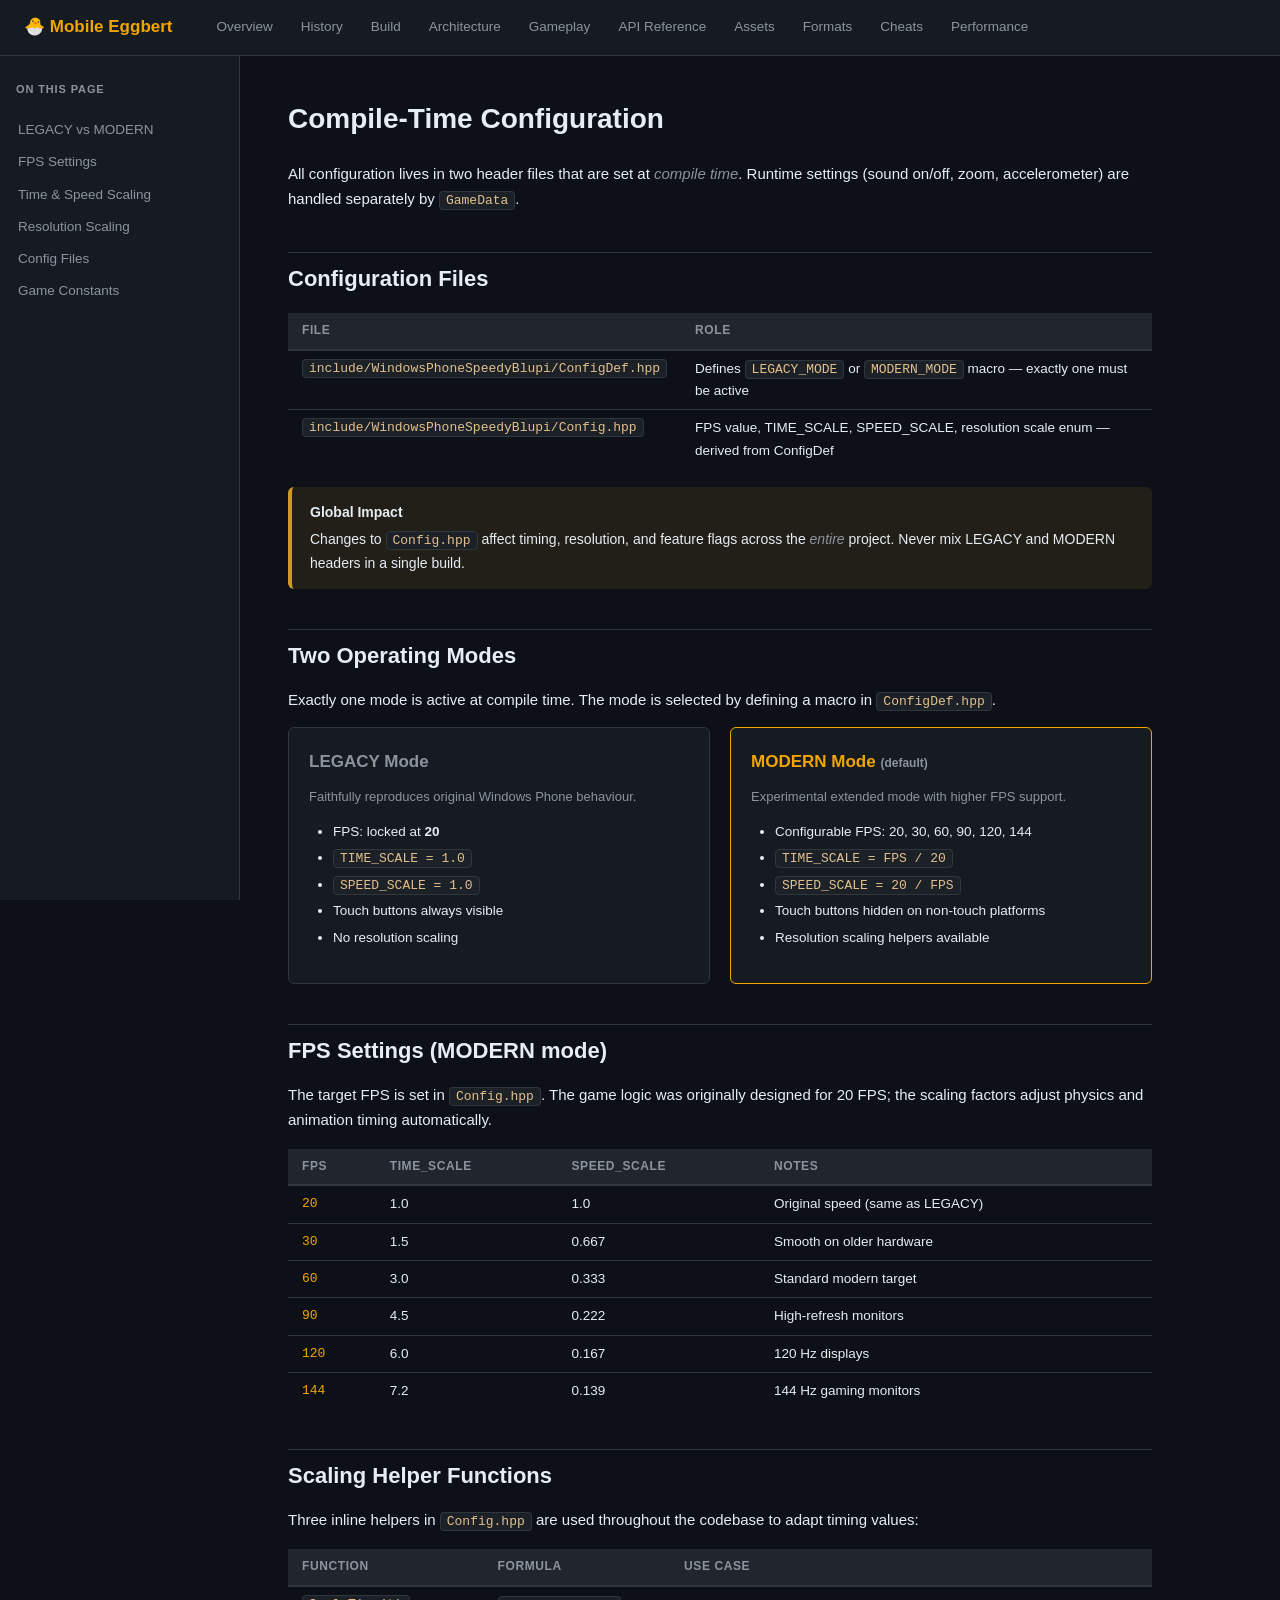
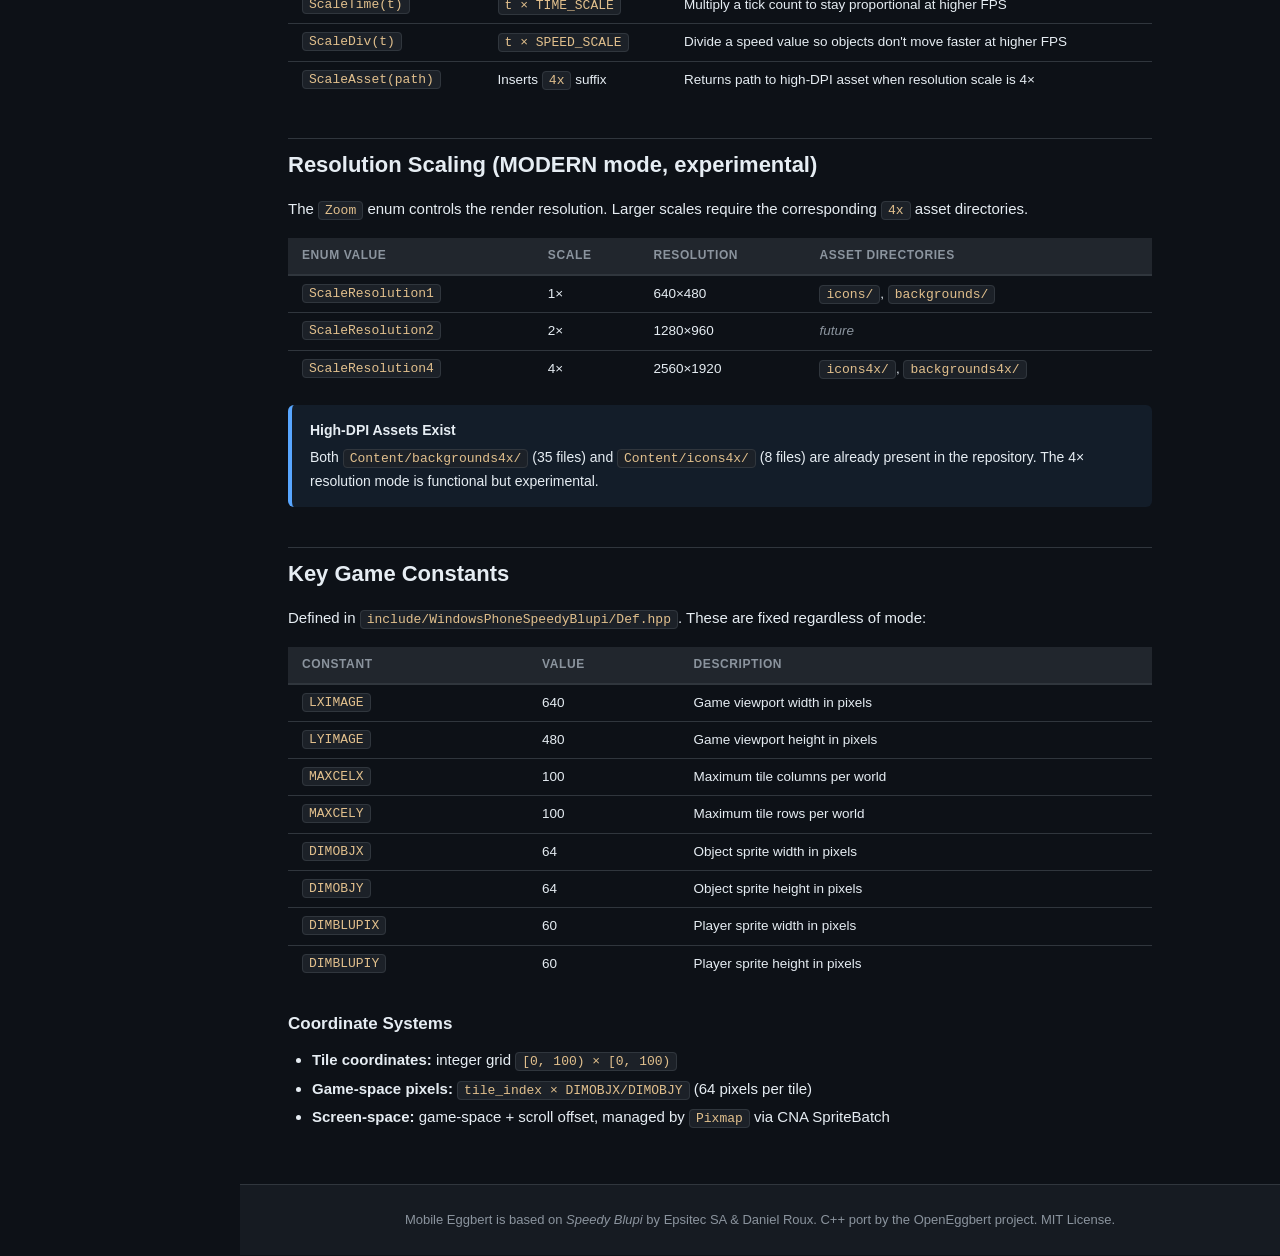
<file: config.html>
<!DOCTYPE html>
<html lang="en">
<head>
  <meta charset="UTF-8">
  <meta name="viewport" content="width=device-width, initial-scale=1.0">
  <title>Configuration — Mobile Eggbert</title>
  <link rel="stylesheet" href="style.css">
</head>
<body>

<div class="topnav">
  <a class="brand" href="index.html">🐣 Mobile Eggbert</a>
  <nav>
    <a href="index.html">Overview</a>
    <a href="history.html">History</a>
    <a href="build.html">Build</a>
    <a href="architecture.html">Architecture</a>
    <a href="gameplay.html">Gameplay</a>
    <a href="api-enums.html">API Reference</a>
    <a href="assets.html">Assets</a>
    <a href="formats.html">Formats</a>
    <a href="cheats.html">Cheats</a>
    <a href="performance.html">Performance</a>
  </nav>
</div>

<div class="layout">
  <aside class="sidebar">
    <h4>On This Page</h4>
    <a href="#modes">LEGACY vs MODERN</a>
    <a href="#fps">FPS Settings</a>
    <a href="#scaling">Time &amp; Speed Scaling</a>
    <a href="#resolution">Resolution Scaling</a>
    <a href="#files">Config Files</a>
    <a href="#constants">Game Constants</a>
  </aside>

  <div style="flex:1; min-width:0;">
    <main>
      <h1>Compile-Time Configuration</h1>
      <p>All configuration lives in two header files that are set at <em>compile time</em>. Runtime settings (sound on/off, zoom, accelerometer) are handled separately by <code>GameData</code>.</p>

      <h2 id="files">Configuration Files</h2>
      <div class="table-wrap">
        <table>
          <thead><tr><th>File</th><th>Role</th></tr></thead>
          <tbody>
            <tr><td><code>include/WindowsPhoneSpeedyBlupi/ConfigDef.hpp</code></td><td>Defines <code>LEGACY_MODE</code> or <code>MODERN_MODE</code> macro — exactly one must be active</td></tr>
            <tr><td><code>include/WindowsPhoneSpeedyBlupi/Config.hpp</code></td><td>FPS value, TIME_SCALE, SPEED_SCALE, resolution scale enum — derived from ConfigDef</td></tr>
          </tbody>
        </table>
      </div>

      <div class="callout warn">
        <strong>Global Impact</strong>
        Changes to <code>Config.hpp</code> affect timing, resolution, and feature flags across the <em>entire</em> project.
        Never mix LEGACY and MODERN headers in a single build.
      </div>

      <h2 id="modes">Two Operating Modes</h2>
      <p>Exactly one mode is active at compile time. The mode is selected by defining a macro in <code>ConfigDef.hpp</code>.</p>

      <div class="grid-2">
        <div style="background:var(--bg2); border:1px solid var(--border); border-radius:var(--radius); padding:20px;">
          <h3 style="margin-top:0; color:var(--text-muted)">LEGACY Mode</h3>
          <p style="font-size:13px; color:var(--text-muted); margin-bottom:14px;">Faithfully reproduces original Windows Phone behaviour.</p>
          <ul style="font-size:13.5px;">
            <li>FPS: locked at <strong>20</strong></li>
            <li><code>TIME_SCALE = 1.0</code></li>
            <li><code>SPEED_SCALE = 1.0</code></li>
            <li>Touch buttons always visible</li>
            <li>No resolution scaling</li>
          </ul>
        </div>
        <div style="background:var(--bg2); border:1px solid var(--accent); border-radius:var(--radius); padding:20px;">
          <h3 style="margin-top:0; color:var(--accent)">MODERN Mode <small style="font-size:12px; color:var(--text-muted)">(default)</small></h3>
          <p style="font-size:13px; color:var(--text-muted); margin-bottom:14px;">Experimental extended mode with higher FPS support.</p>
          <ul style="font-size:13.5px;">
            <li>Configurable FPS: 20, 30, 60, 90, 120, 144</li>
            <li><code>TIME_SCALE = FPS / 20</code></li>
            <li><code>SPEED_SCALE = 20 / FPS</code></li>
            <li>Touch buttons hidden on non-touch platforms</li>
            <li>Resolution scaling helpers available</li>
          </ul>
        </div>
      </div>

      <h2 id="fps">FPS Settings (MODERN mode)</h2>
      <p>The target FPS is set in <code>Config.hpp</code>. The game logic was originally designed for 20 FPS; the scaling factors adjust physics and animation timing automatically.</p>

      <div class="table-wrap">
        <table>
          <thead><tr><th>FPS</th><th>TIME_SCALE</th><th>SPEED_SCALE</th><th>Notes</th></tr></thead>
          <tbody>
            <tr><td>20</td><td>1.0</td><td>1.0</td><td>Original speed (same as LEGACY)</td></tr>
            <tr><td>30</td><td>1.5</td><td>0.667</td><td>Smooth on older hardware</td></tr>
            <tr><td>60</td><td>3.0</td><td>0.333</td><td>Standard modern target</td></tr>
            <tr><td>90</td><td>4.5</td><td>0.222</td><td>High-refresh monitors</td></tr>
            <tr><td>120</td><td>6.0</td><td>0.167</td><td>120 Hz displays</td></tr>
            <tr><td>144</td><td>7.2</td><td>0.139</td><td>144 Hz gaming monitors</td></tr>
          </tbody>
        </table>
      </div>

      <h2 id="scaling">Scaling Helper Functions</h2>
      <p>Three inline helpers in <code>Config.hpp</code> are used throughout the codebase to adapt timing values:</p>

      <div class="table-wrap">
        <table>
          <thead><tr><th>Function</th><th>Formula</th><th>Use Case</th></tr></thead>
          <tbody>
            <tr><td><code>ScaleTime(t)</code></td><td><code>t × TIME_SCALE</code></td><td>Multiply a tick count to stay proportional at higher FPS</td></tr>
            <tr><td><code>ScaleDiv(t)</code></td><td><code>t × SPEED_SCALE</code></td><td>Divide a speed value so objects don't move faster at higher FPS</td></tr>
            <tr><td><code>ScaleAsset(path)</code></td><td>Inserts <code>4x</code> suffix</td><td>Returns path to high-DPI asset when resolution scale is 4×</td></tr>
          </tbody>
        </table>
      </div>

      <h2 id="resolution">Resolution Scaling (MODERN mode, experimental)</h2>
      <p>The <code>Zoom</code> enum controls the render resolution. Larger scales require the corresponding <code>4x</code> asset directories.</p>

      <div class="table-wrap">
        <table>
          <thead><tr><th>Enum Value</th><th>Scale</th><th>Resolution</th><th>Asset directories</th></tr></thead>
          <tbody>
            <tr><td><code>ScaleResolution1</code></td><td>1×</td><td>640×480</td><td><code>icons/</code>, <code>backgrounds/</code></td></tr>
            <tr><td><code>ScaleResolution2</code></td><td>2×</td><td>1280×960</td><td><em>future</em></td></tr>
            <tr><td><code>ScaleResolution4</code></td><td>4×</td><td>2560×1920</td><td><code>icons4x/</code>, <code>backgrounds4x/</code></td></tr>
          </tbody>
        </table>
      </div>

      <div class="callout info">
        <strong>High-DPI Assets Exist</strong>
        Both <code>Content/backgrounds4x/</code> (35 files) and <code>Content/icons4x/</code> (8 files) are already
        present in the repository. The 4× resolution mode is functional but experimental.
      </div>

      <h2 id="constants">Key Game Constants</h2>
      <p>Defined in <code>include/WindowsPhoneSpeedyBlupi/Def.hpp</code>. These are fixed regardless of mode:</p>

      <div class="table-wrap">
        <table>
          <thead><tr><th>Constant</th><th>Value</th><th>Description</th></tr></thead>
          <tbody>
            <tr><td><code>LXIMAGE</code></td><td>640</td><td>Game viewport width in pixels</td></tr>
            <tr><td><code>LYIMAGE</code></td><td>480</td><td>Game viewport height in pixels</td></tr>
            <tr><td><code>MAXCELX</code></td><td>100</td><td>Maximum tile columns per world</td></tr>
            <tr><td><code>MAXCELY</code></td><td>100</td><td>Maximum tile rows per world</td></tr>
            <tr><td><code>DIMOBJX</code></td><td>64</td><td>Object sprite width in pixels</td></tr>
            <tr><td><code>DIMOBJY</code></td><td>64</td><td>Object sprite height in pixels</td></tr>
            <tr><td><code>DIMBLUPIX</code></td><td>60</td><td>Player sprite width in pixels</td></tr>
            <tr><td><code>DIMBLUPIY</code></td><td>60</td><td>Player sprite height in pixels</td></tr>
          </tbody>
        </table>
      </div>

      <h3>Coordinate Systems</h3>
      <ul>
        <li><strong>Tile coordinates:</strong> integer grid <code>[0, 100) × [0, 100)</code></li>
        <li><strong>Game-space pixels:</strong> <code>tile_index × DIMOBJX/DIMOBJY</code> (64 pixels per tile)</li>
        <li><strong>Screen-space:</strong> game-space + scroll offset, managed by <code>Pixmap</code> via CNA SpriteBatch</li>
      </ul>

    </main>
    <footer>
      Mobile Eggbert is based on <em>Speedy Blupi</em> by Epsitec SA &amp; Daniel Roux.
      C++ port by the OpenEggbert project. MIT License.
    </footer>
  </div>
</div>

</body>
</html>
</file>
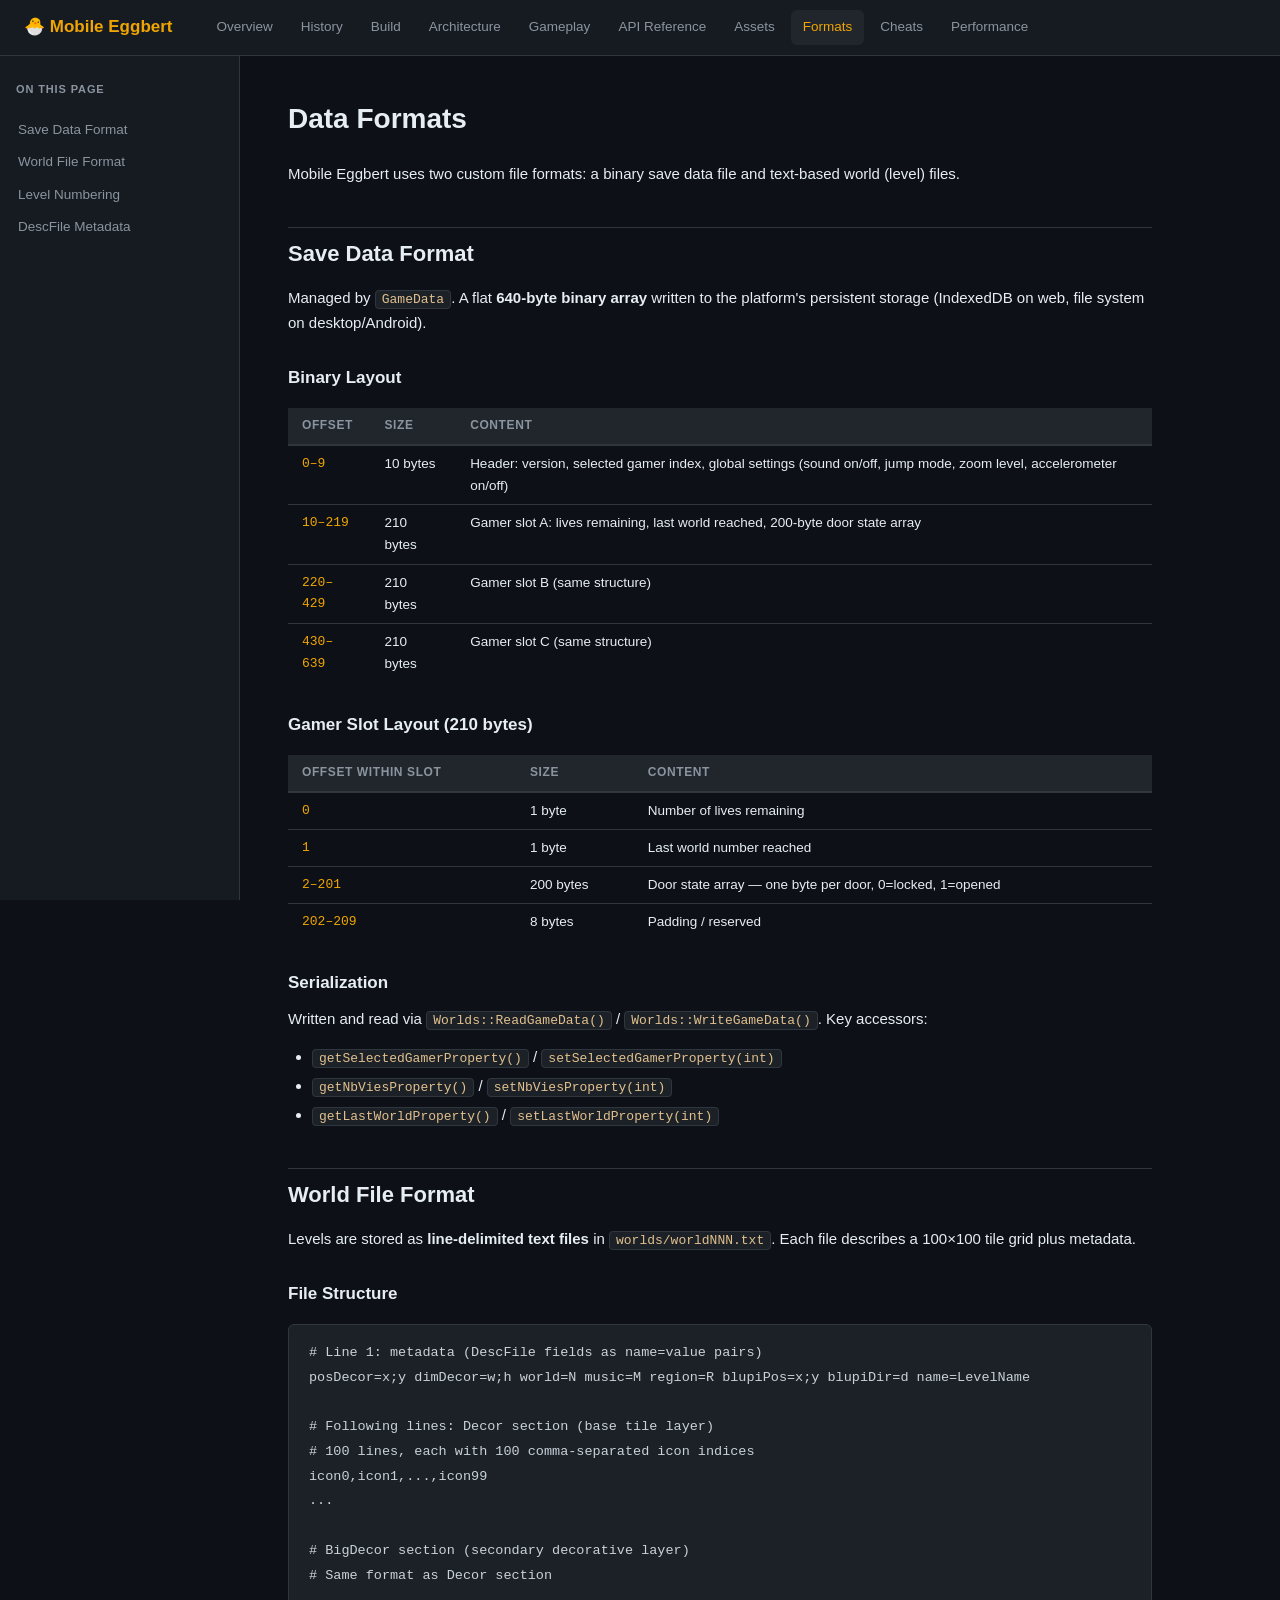
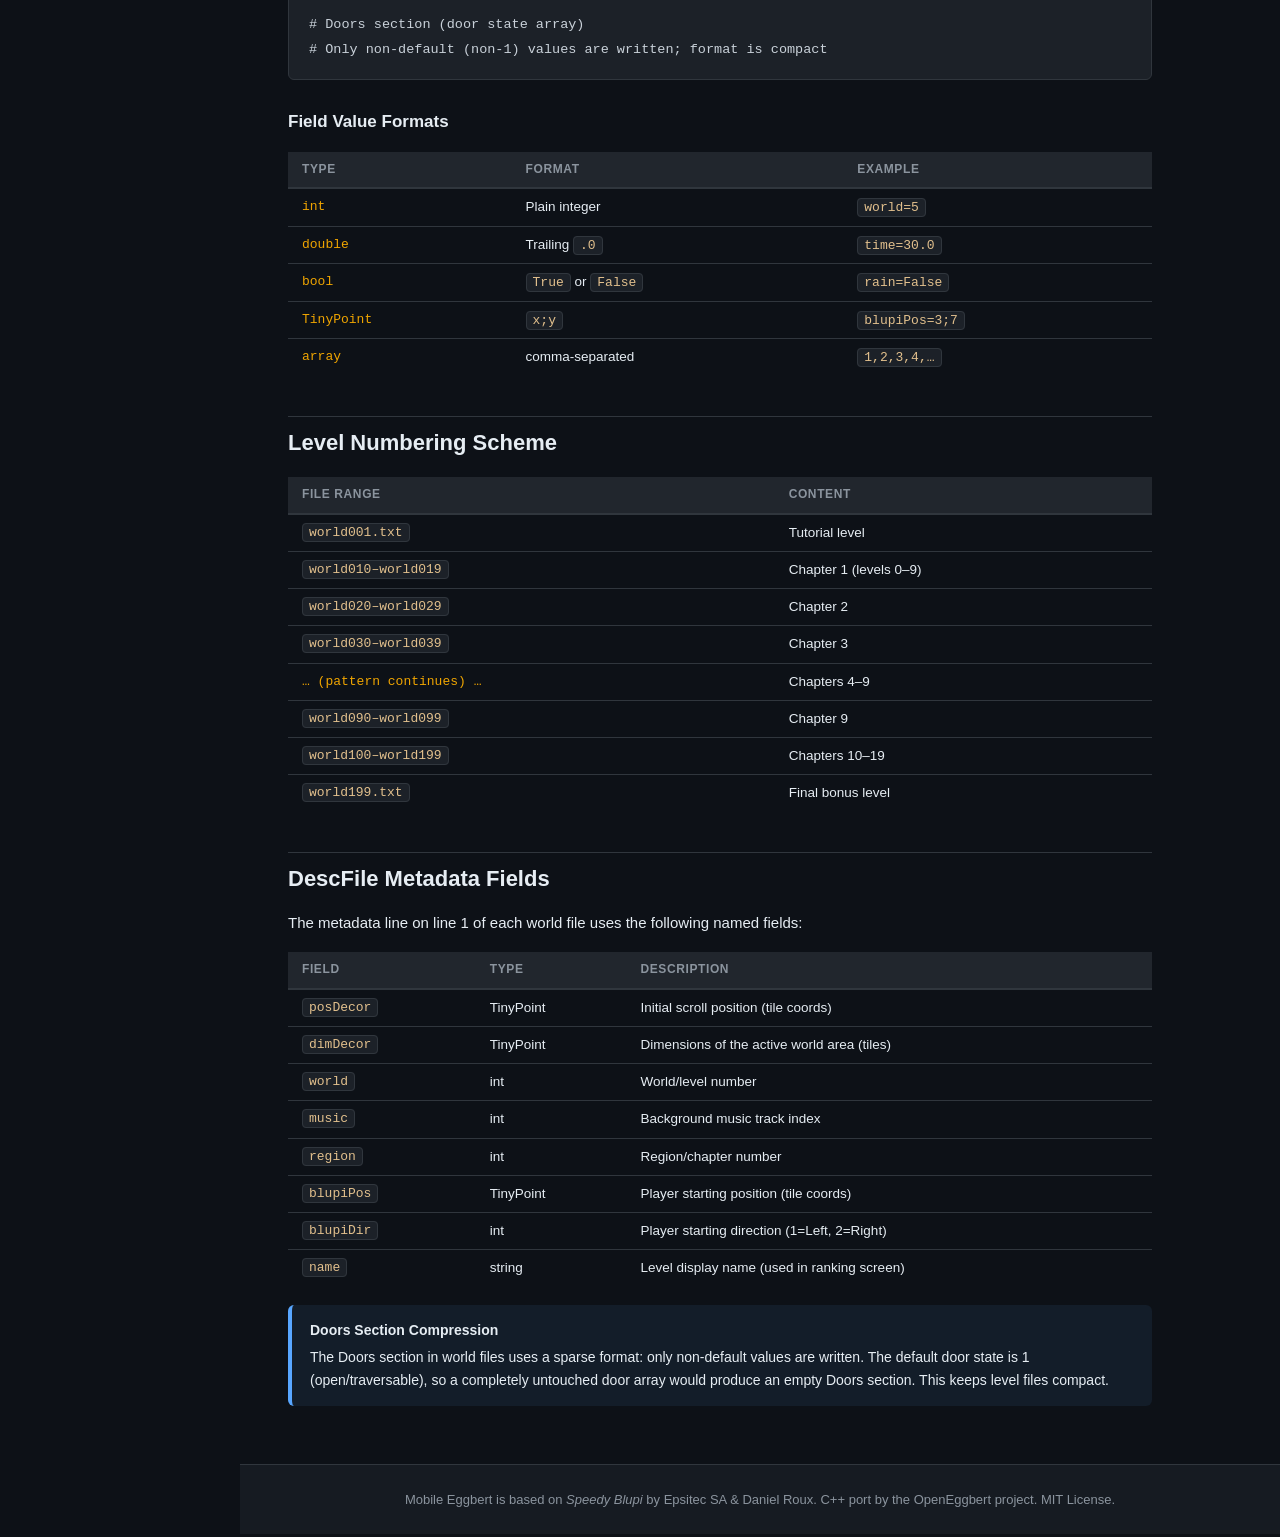
<file: formats.html>
<!DOCTYPE html>
<html lang="en">
<head>
  <meta charset="UTF-8">
  <meta name="viewport" content="width=device-width, initial-scale=1.0">
  <title>Data Formats — Mobile Eggbert</title>
  <link rel="stylesheet" href="style.css">
</head>
<body>

<div class="topnav">
  <a class="brand" href="index.html">🐣 Mobile Eggbert</a>
  <nav>
    <a href="index.html">Overview</a>
    <a href="history.html">History</a>
    <a href="build.html">Build</a>
    <a href="architecture.html">Architecture</a>
    <a href="gameplay.html">Gameplay</a>
    <a href="api-enums.html">API Reference</a>
    <a href="assets.html">Assets</a>
    <a href="formats.html" class="active">Formats</a>
    <a href="cheats.html">Cheats</a>
    <a href="performance.html">Performance</a>
  </nav>
</div>

<div class="layout">
  <aside class="sidebar">
    <h4>On This Page</h4>
    <a href="#savedata">Save Data Format</a>
    <a href="#worldfile">World File Format</a>
    <a href="#worldnums">Level Numbering</a>
    <a href="#descfile">DescFile Metadata</a>
  </aside>

  <div style="flex:1; min-width:0;">
    <main>
      <h1>Data Formats</h1>
      <p>Mobile Eggbert uses two custom file formats: a binary save data file and text-based world (level) files.</p>

      <!-- SAVE DATA -->
      <h2 id="savedata">Save Data Format</h2>
      <p>Managed by <code>GameData</code>. A flat <strong>640-byte binary array</strong> written to the platform's persistent storage (IndexedDB on web, file system on desktop/Android).</p>

      <h3>Binary Layout</h3>
      <div class="table-wrap"><table>
        <thead><tr><th>Offset</th><th>Size</th><th>Content</th></tr></thead>
        <tbody>
          <tr><td>0–9</td><td>10 bytes</td><td>Header: version, selected gamer index, global settings (sound on/off, jump mode, zoom level, accelerometer on/off)</td></tr>
          <tr><td>10–219</td><td>210 bytes</td><td>Gamer slot A: lives remaining, last world reached, 200-byte door state array</td></tr>
          <tr><td>220–429</td><td>210 bytes</td><td>Gamer slot B (same structure)</td></tr>
          <tr><td>430–639</td><td>210 bytes</td><td>Gamer slot C (same structure)</td></tr>
        </tbody>
      </table></div>

      <h3>Gamer Slot Layout (210 bytes)</h3>
      <div class="table-wrap"><table>
        <thead><tr><th>Offset within slot</th><th>Size</th><th>Content</th></tr></thead>
        <tbody>
          <tr><td>0</td><td>1 byte</td><td>Number of lives remaining</td></tr>
          <tr><td>1</td><td>1 byte</td><td>Last world number reached</td></tr>
          <tr><td>2–201</td><td>200 bytes</td><td>Door state array — one byte per door, 0=locked, 1=opened</td></tr>
          <tr><td>202–209</td><td>8 bytes</td><td>Padding / reserved</td></tr>
        </tbody>
      </table></div>

      <h3>Serialization</h3>
      <p>Written and read via <code>Worlds::ReadGameData()</code> / <code>Worlds::WriteGameData()</code>. Key accessors:</p>
      <ul>
        <li><code>getSelectedGamerProperty()</code> / <code>setSelectedGamerProperty(int)</code></li>
        <li><code>getNbViesProperty()</code> / <code>setNbViesProperty(int)</code></li>
        <li><code>getLastWorldProperty()</code> / <code>setLastWorldProperty(int)</code></li>
      </ul>

      <!-- WORLD FILE -->
      <h2 id="worldfile">World File Format</h2>
      <p>Levels are stored as <strong>line-delimited text files</strong> in <code>worlds/worldNNN.txt</code>. Each file describes a 100×100 tile grid plus metadata.</p>

      <h3>File Structure</h3>
      <pre><code># Line 1: metadata (DescFile fields as name=value pairs)
posDecor=x;y dimDecor=w;h world=N music=M region=R blupiPos=x;y blupiDir=d name=LevelName

# Following lines: Decor section (base tile layer)
# 100 lines, each with 100 comma-separated icon indices
icon0,icon1,...,icon99
...

# BigDecor section (secondary decorative layer)
# Same format as Decor section

# Doors section (door state array)
# Only non-default (non-1) values are written; format is compact</code></pre>

      <h3>Field Value Formats</h3>
      <div class="table-wrap"><table>
        <thead><tr><th>Type</th><th>Format</th><th>Example</th></tr></thead>
        <tbody>
          <tr><td>int</td><td>Plain integer</td><td><code>world=5</code></td></tr>
          <tr><td>double</td><td>Trailing <code>.0</code></td><td><code>time=30.0</code></td></tr>
          <tr><td>bool</td><td><code>True</code> or <code>False</code></td><td><code>rain=False</code></td></tr>
          <tr><td>TinyPoint</td><td><code>x;y</code></td><td><code>blupiPos=3;7</code></td></tr>
          <tr><td>array</td><td>comma-separated</td><td><code>1,2,3,4,…</code></td></tr>
        </tbody>
      </table></div>

      <h2 id="worldnums">Level Numbering Scheme</h2>
      <div class="table-wrap"><table>
        <thead><tr><th>File range</th><th>Content</th></tr></thead>
        <tbody>
          <tr><td><code>world001.txt</code></td><td>Tutorial level</td></tr>
          <tr><td><code>world010–world019</code></td><td>Chapter 1 (levels 0–9)</td></tr>
          <tr><td><code>world020–world029</code></td><td>Chapter 2</td></tr>
          <tr><td><code>world030–world039</code></td><td>Chapter 3</td></tr>
          <tr><td>… (pattern continues) …</td><td>Chapters 4–9</td></tr>
          <tr><td><code>world090–world099</code></td><td>Chapter 9</td></tr>
          <tr><td><code>world100–world199</code></td><td>Chapters 10–19</td></tr>
          <tr><td><code>world199.txt</code></td><td>Final bonus level</td></tr>
        </tbody>
      </table></div>

      <h2 id="descfile">DescFile Metadata Fields</h2>
      <p>The metadata line on line 1 of each world file uses the following named fields:</p>

      <div class="table-wrap"><table>
        <thead><tr><th>Field</th><th>Type</th><th>Description</th></tr></thead>
        <tbody>
          <tr><td><code>posDecor</code></td><td>TinyPoint</td><td>Initial scroll position (tile coords)</td></tr>
          <tr><td><code>dimDecor</code></td><td>TinyPoint</td><td>Dimensions of the active world area (tiles)</td></tr>
          <tr><td><code>world</code></td><td>int</td><td>World/level number</td></tr>
          <tr><td><code>music</code></td><td>int</td><td>Background music track index</td></tr>
          <tr><td><code>region</code></td><td>int</td><td>Region/chapter number</td></tr>
          <tr><td><code>blupiPos</code></td><td>TinyPoint</td><td>Player starting position (tile coords)</td></tr>
          <tr><td><code>blupiDir</code></td><td>int</td><td>Player starting direction (1=Left, 2=Right)</td></tr>
          <tr><td><code>name</code></td><td>string</td><td>Level display name (used in ranking screen)</td></tr>
        </tbody>
      </table></div>

      <div class="callout info">
        <strong>Doors Section Compression</strong>
        The Doors section in world files uses a sparse format: only non-default values are written.
        The default door state is 1 (open/traversable), so a completely untouched door array would produce
        an empty Doors section. This keeps level files compact.
      </div>

    </main>
    <footer>
      Mobile Eggbert is based on <em>Speedy Blupi</em> by Epsitec SA &amp; Daniel Roux.
      C++ port by the OpenEggbert project. MIT License.
    </footer>
  </div>
</div>

</body>
</html>
</file>
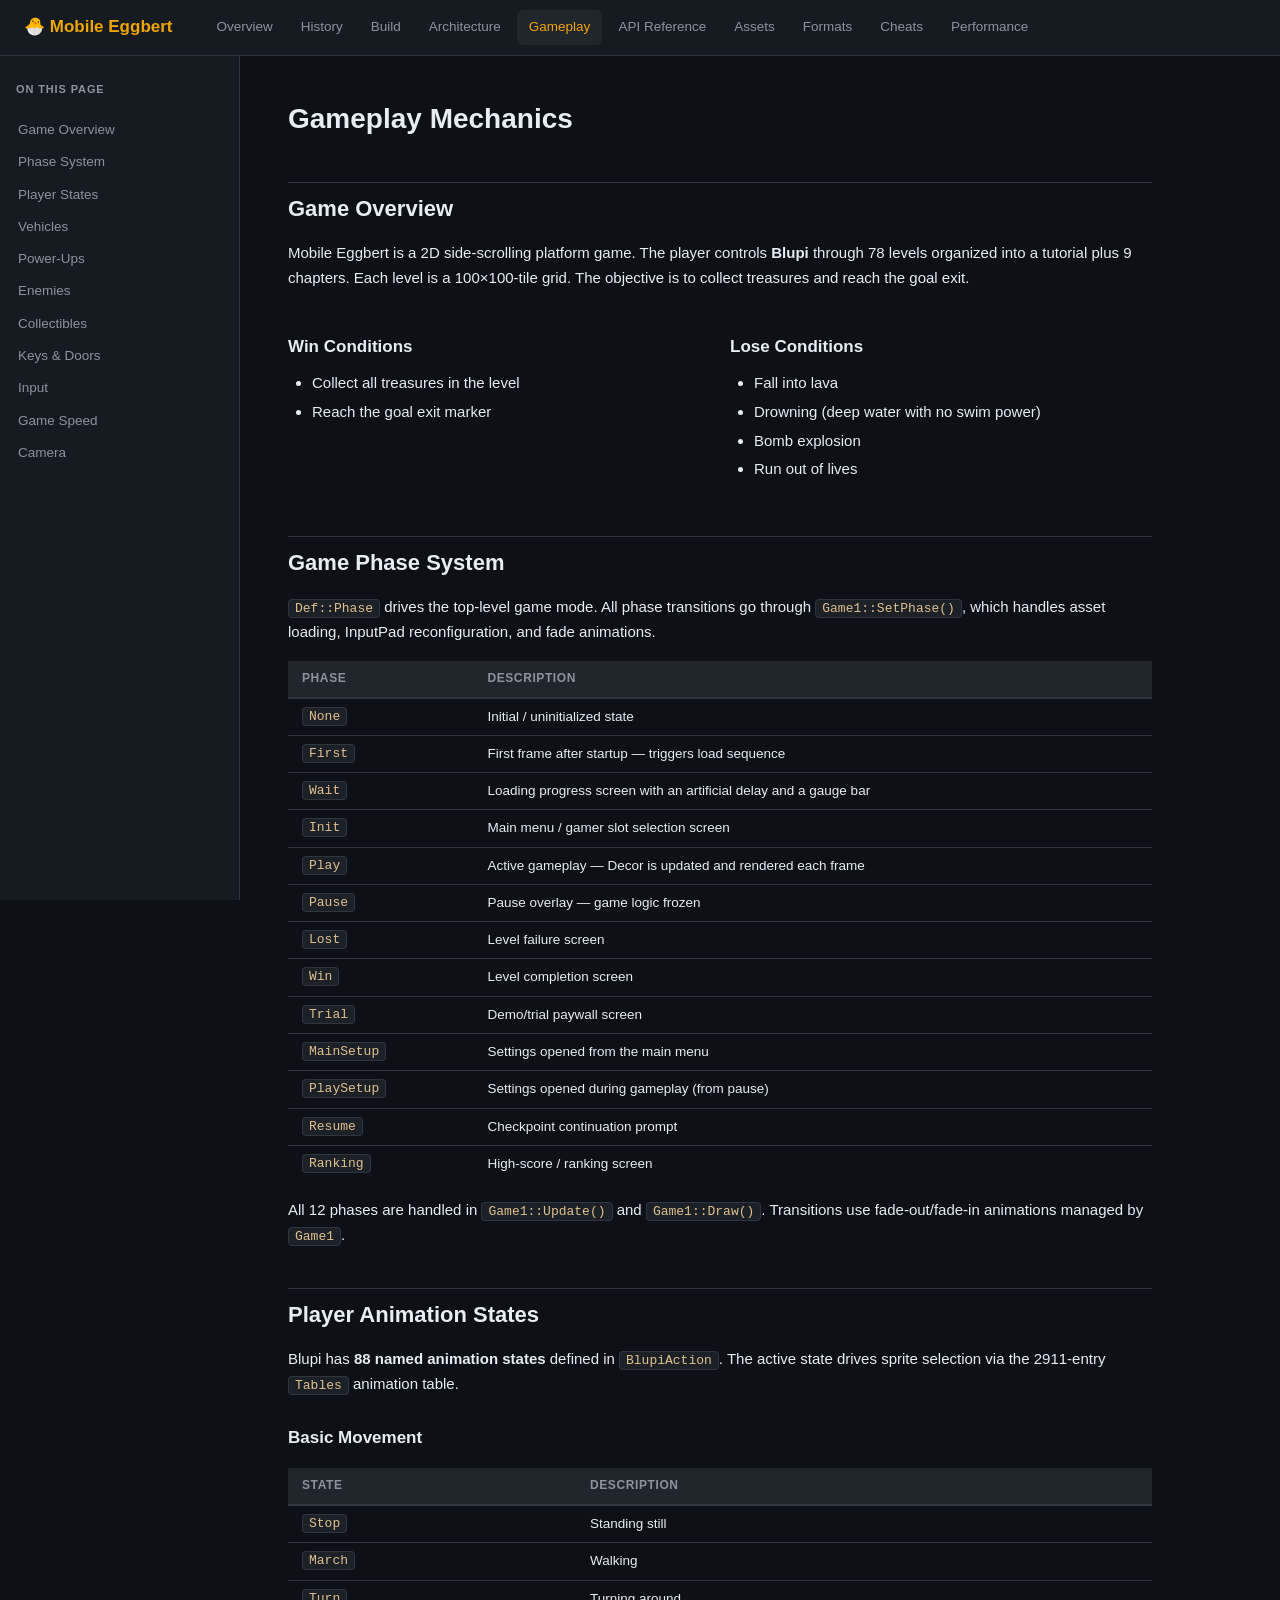
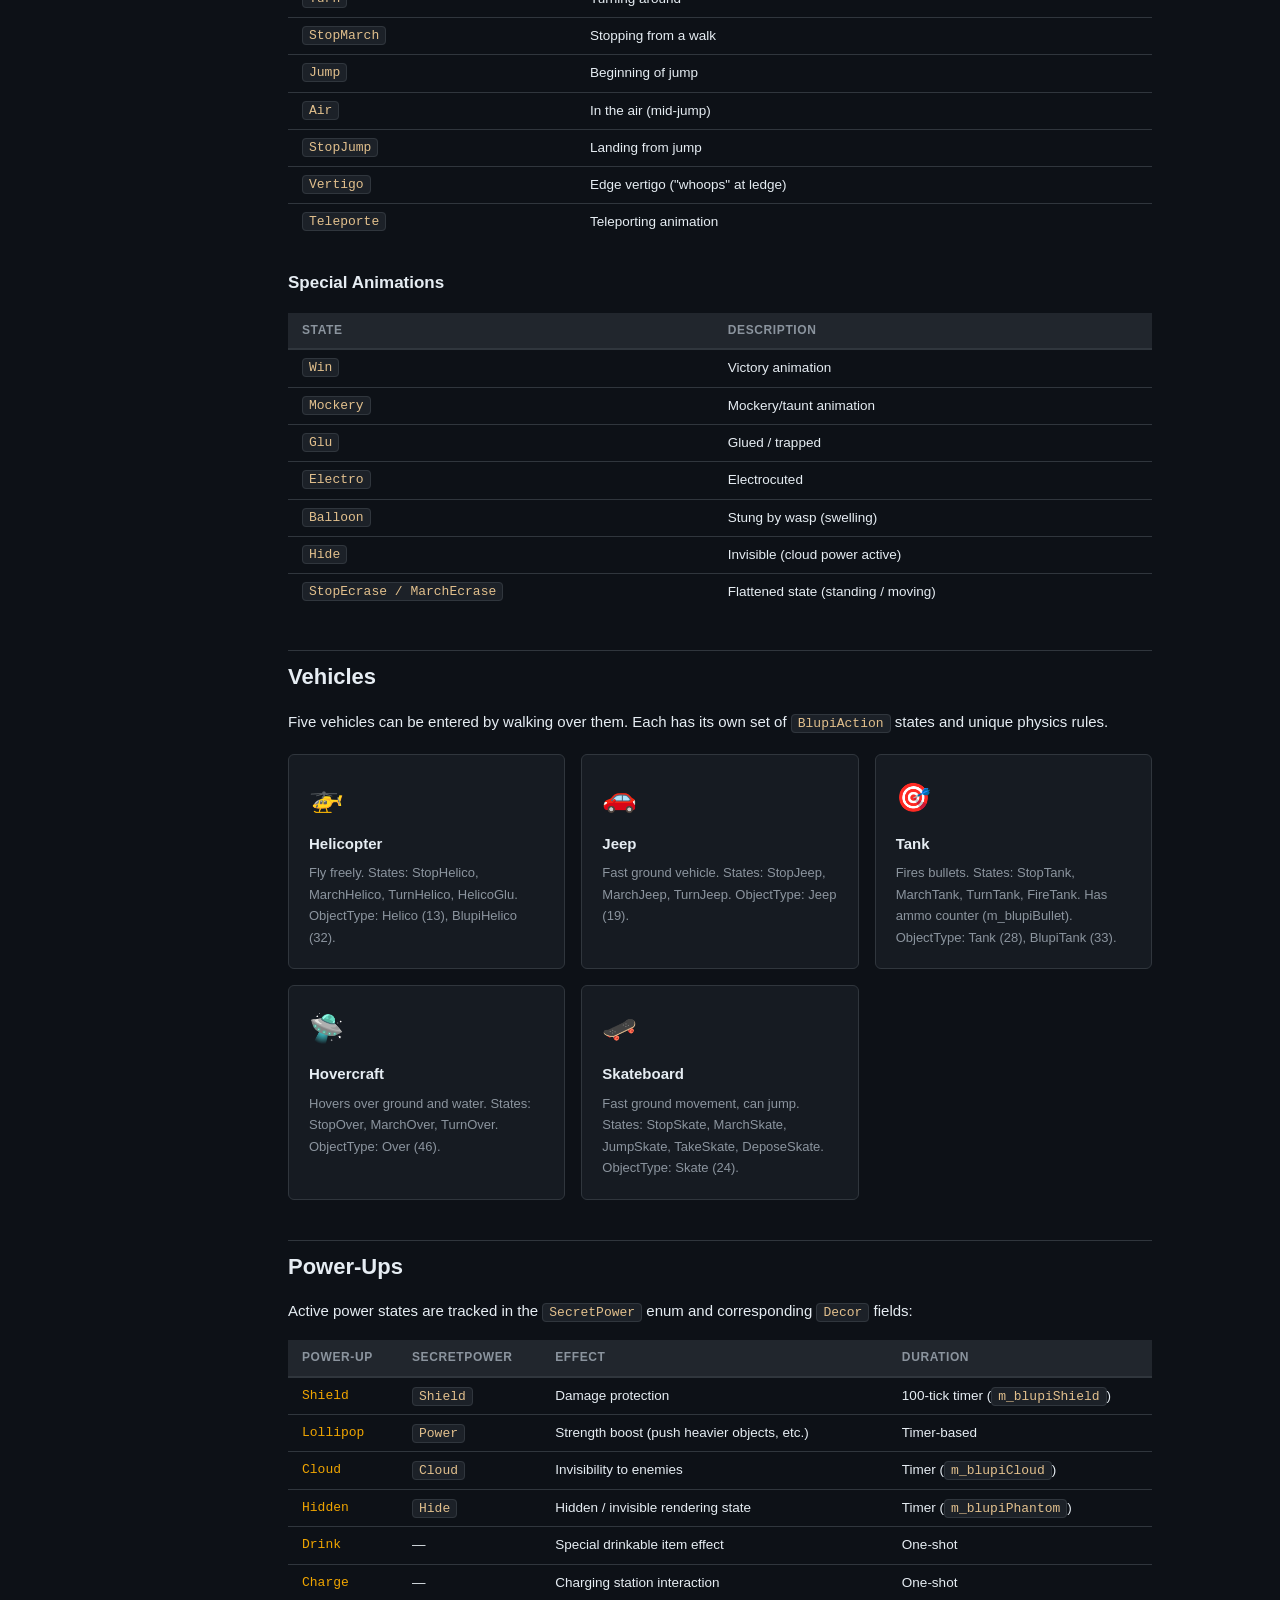
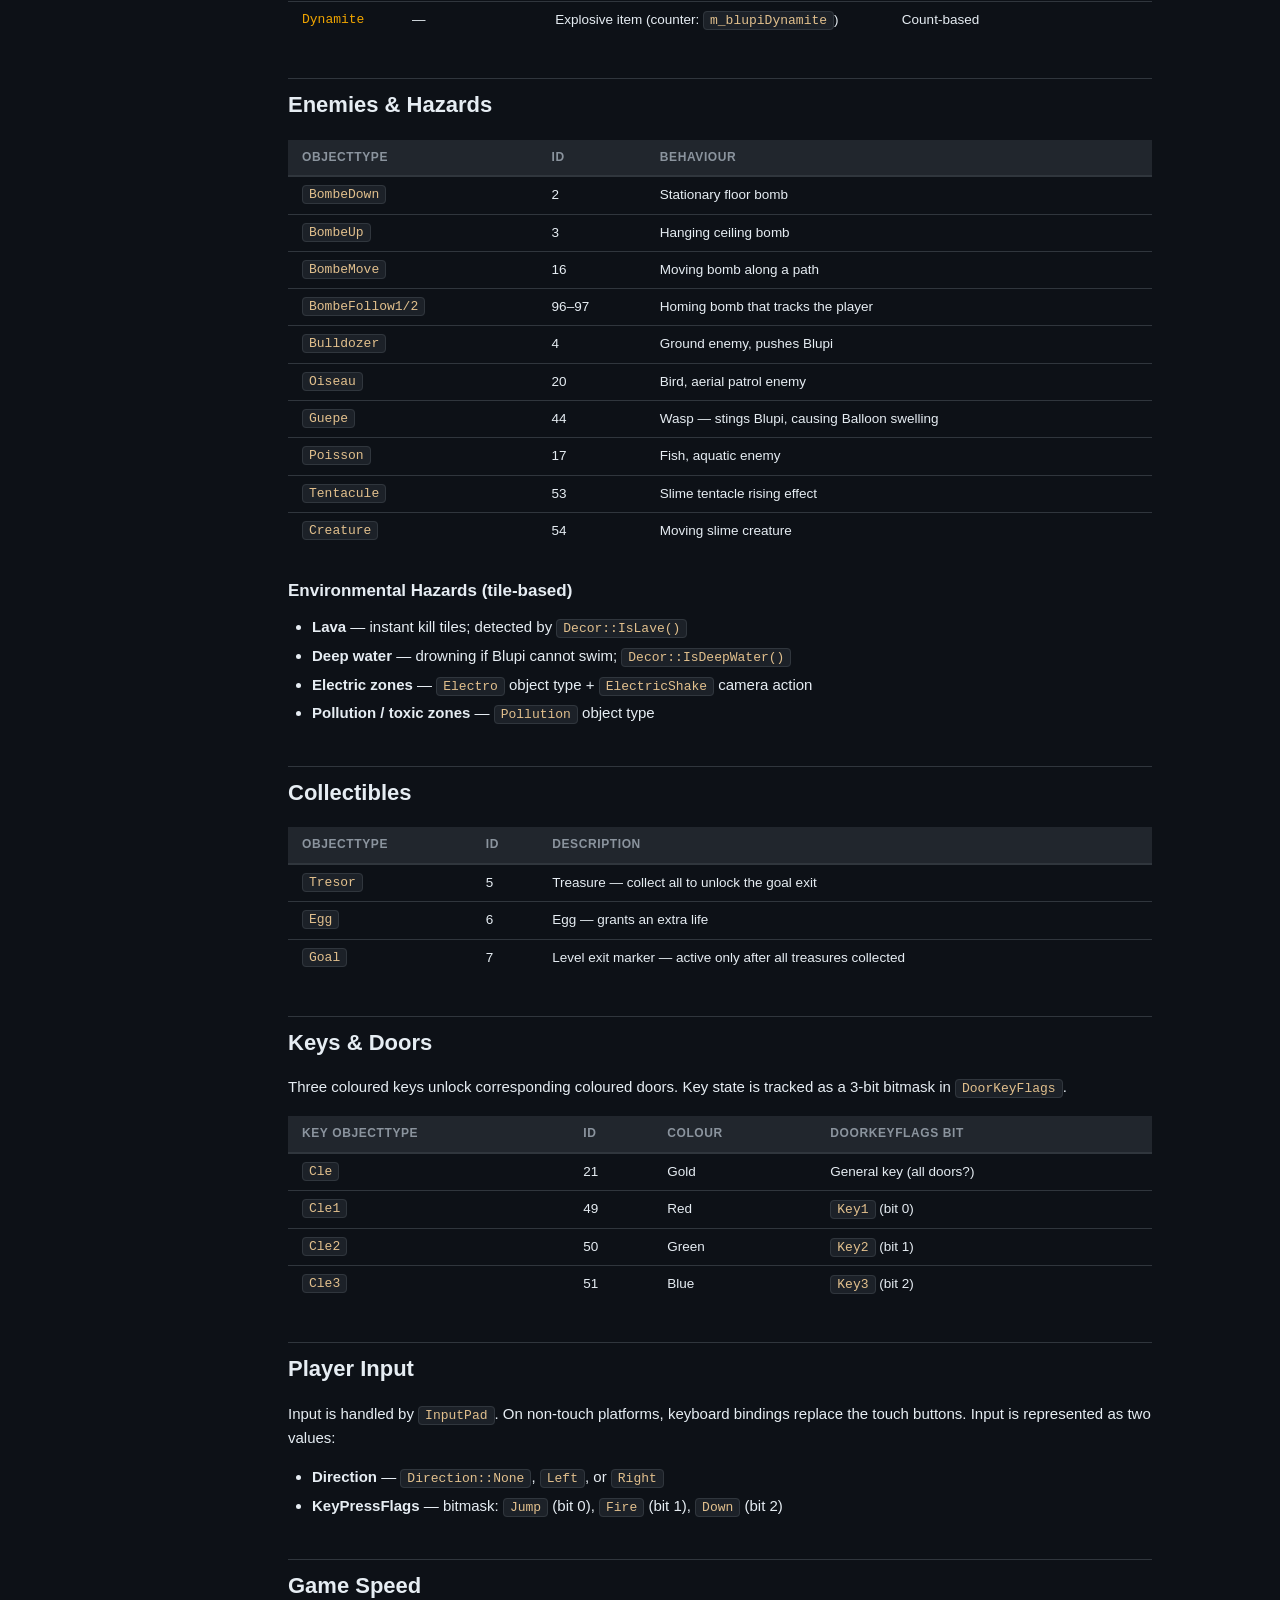
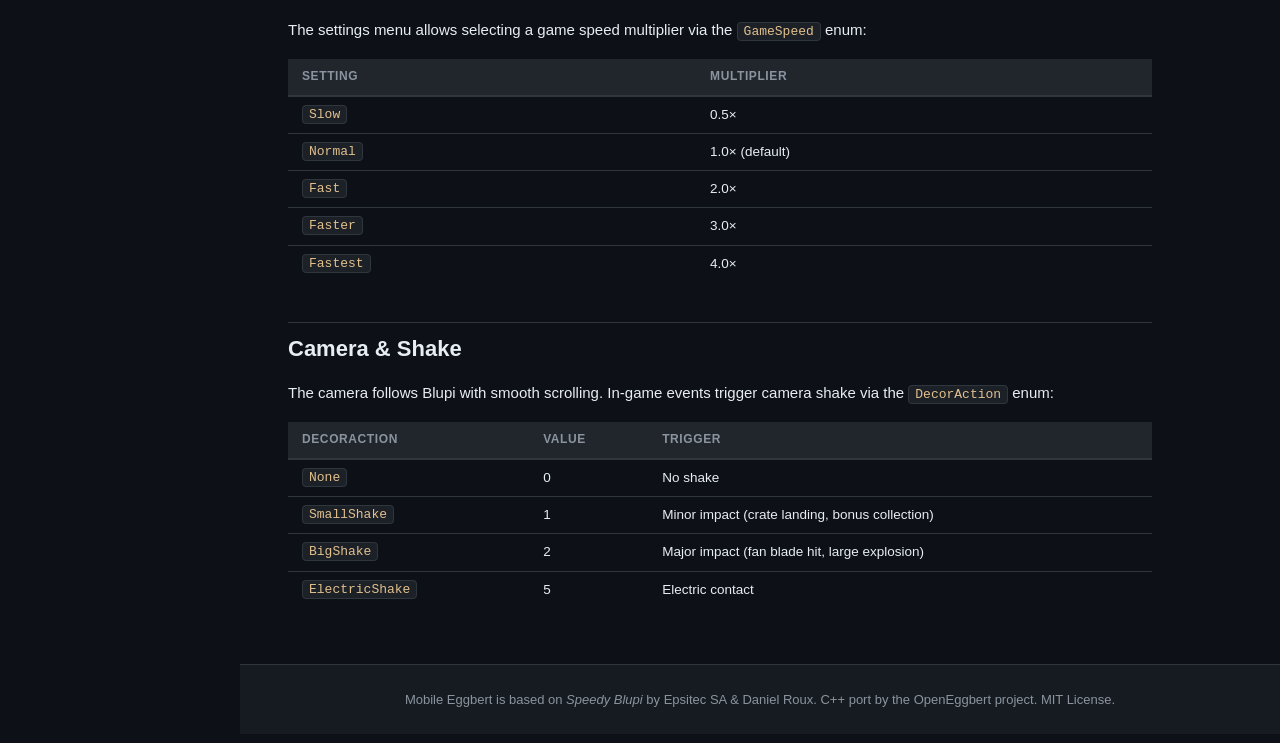
<file: gameplay.html>
<!DOCTYPE html>
<html lang="en">
<head>
  <meta charset="UTF-8">
  <meta name="viewport" content="width=device-width, initial-scale=1.0">
  <title>Gameplay — Mobile Eggbert</title>
  <link rel="stylesheet" href="style.css">
</head>
<body>

<div class="topnav">
  <a class="brand" href="index.html">🐣 Mobile Eggbert</a>
  <nav>
    <a href="index.html">Overview</a>
    <a href="history.html">History</a>
    <a href="build.html">Build</a>
    <a href="architecture.html">Architecture</a>
    <a href="gameplay.html" class="active">Gameplay</a>
    <a href="api-enums.html">API Reference</a>
    <a href="assets.html">Assets</a>
    <a href="formats.html">Formats</a>
    <a href="cheats.html">Cheats</a>
    <a href="performance.html">Performance</a>
  </nav>
</div>

<div class="layout">
  <aside class="sidebar">
    <h4>On This Page</h4>
    <a href="#overview">Game Overview</a>
    <a href="#phases">Phase System</a>
    <a href="#player">Player States</a>
    <a href="#vehicles">Vehicles</a>
    <a href="#powerups">Power-Ups</a>
    <a href="#enemies">Enemies</a>
    <a href="#collectibles">Collectibles</a>
    <a href="#keys">Keys &amp; Doors</a>
    <a href="#input">Input</a>
    <a href="#speed">Game Speed</a>
    <a href="#camera">Camera</a>
  </aside>

  <div style="flex:1; min-width:0;">
    <main>
      <h1>Gameplay Mechanics</h1>

      <h2 id="overview">Game Overview</h2>
      <p>Mobile Eggbert is a 2D side-scrolling platform game. The player controls <strong>Blupi</strong> through 78 levels organized into a tutorial plus 9 chapters. Each level is a 100×100-tile grid. The objective is to collect treasures and reach the goal exit.</p>

      <div class="grid-2">
        <div>
          <h3>Win Conditions</h3>
          <ul>
            <li>Collect all treasures in the level</li>
            <li>Reach the goal exit marker</li>
          </ul>
        </div>
        <div>
          <h3>Lose Conditions</h3>
          <ul>
            <li>Fall into lava</li>
            <li>Drowning (deep water with no swim power)</li>
            <li>Bomb explosion</li>
            <li>Run out of lives</li>
          </ul>
        </div>
      </div>

      <h2 id="phases">Game Phase System</h2>
      <p><code>Def::Phase</code> drives the top-level game mode. All phase transitions go through <code>Game1::SetPhase()</code>, which handles asset loading, InputPad reconfiguration, and fade animations.</p>

      <div class="table-wrap">
        <table>
          <thead><tr><th>Phase</th><th>Description</th></tr></thead>
          <tbody>
            <tr><td><code>None</code></td><td>Initial / uninitialized state</td></tr>
            <tr><td><code>First</code></td><td>First frame after startup — triggers load sequence</td></tr>
            <tr><td><code>Wait</code></td><td>Loading progress screen with an artificial delay and a gauge bar</td></tr>
            <tr><td><code>Init</code></td><td>Main menu / gamer slot selection screen</td></tr>
            <tr><td><code>Play</code></td><td>Active gameplay — Decor is updated and rendered each frame</td></tr>
            <tr><td><code>Pause</code></td><td>Pause overlay — game logic frozen</td></tr>
            <tr><td><code>Lost</code></td><td>Level failure screen</td></tr>
            <tr><td><code>Win</code></td><td>Level completion screen</td></tr>
            <tr><td><code>Trial</code></td><td>Demo/trial paywall screen</td></tr>
            <tr><td><code>MainSetup</code></td><td>Settings opened from the main menu</td></tr>
            <tr><td><code>PlaySetup</code></td><td>Settings opened during gameplay (from pause)</td></tr>
            <tr><td><code>Resume</code></td><td>Checkpoint continuation prompt</td></tr>
            <tr><td><code>Ranking</code></td><td>High-score / ranking screen</td></tr>
          </tbody>
        </table>
      </div>

      <p>All 12 phases are handled in <code>Game1::Update()</code> and <code>Game1::Draw()</code>. Transitions use fade-out/fade-in animations managed by <code>Game1</code>.</p>

      <h2 id="player">Player Animation States</h2>
      <p>Blupi has <strong>88 named animation states</strong> defined in <code>BlupiAction</code>. The active state drives sprite selection via the 2911-entry <code>Tables</code> animation table.</p>

      <h3>Basic Movement</h3>
      <div class="table-wrap">
        <table>
          <thead><tr><th>State</th><th>Description</th></tr></thead>
          <tbody>
            <tr><td><code>Stop</code></td><td>Standing still</td></tr>
            <tr><td><code>March</code></td><td>Walking</td></tr>
            <tr><td><code>Turn</code></td><td>Turning around</td></tr>
            <tr><td><code>StopMarch</code></td><td>Stopping from a walk</td></tr>
            <tr><td><code>Jump</code></td><td>Beginning of jump</td></tr>
            <tr><td><code>Air</code></td><td>In the air (mid-jump)</td></tr>
            <tr><td><code>StopJump</code></td><td>Landing from jump</td></tr>
            <tr><td><code>Vertigo</code></td><td>Edge vertigo ("whoops" at ledge)</td></tr>
            <tr><td><code>Teleporte</code></td><td>Teleporting animation</td></tr>
          </tbody>
        </table>
      </div>

      <h3>Special Animations</h3>
      <div class="table-wrap">
        <table>
          <thead><tr><th>State</th><th>Description</th></tr></thead>
          <tbody>
            <tr><td><code>Win</code></td><td>Victory animation</td></tr>
            <tr><td><code>Mockery</code></td><td>Mockery/taunt animation</td></tr>
            <tr><td><code>Glu</code></td><td>Glued / trapped</td></tr>
            <tr><td><code>Electro</code></td><td>Electrocuted</td></tr>
            <tr><td><code>Balloon</code></td><td>Stung by wasp (swelling)</td></tr>
            <tr><td><code>Hide</code></td><td>Invisible (cloud power active)</td></tr>
            <tr><td><code>StopEcrase / MarchEcrase</code></td><td>Flattened state (standing / moving)</td></tr>
          </tbody>
        </table>
      </div>

      <h2 id="vehicles">Vehicles</h2>
      <p>Five vehicles can be entered by walking over them. Each has its own set of <code>BlupiAction</code> states and unique physics rules.</p>

      <div class="cards">
        <div class="card" style="cursor:default;">
          <div class="card-icon">🚁</div>
          <div class="card-title">Helicopter</div>
          <div class="card-desc">Fly freely. States: StopHelico, MarchHelico, TurnHelico, HelicoGlu. ObjectType: Helico (13), BlupiHelico (32).</div>
        </div>
        <div class="card" style="cursor:default;">
          <div class="card-icon">🚗</div>
          <div class="card-title">Jeep</div>
          <div class="card-desc">Fast ground vehicle. States: StopJeep, MarchJeep, TurnJeep. ObjectType: Jeep (19).</div>
        </div>
        <div class="card" style="cursor:default;">
          <div class="card-icon">🎯</div>
          <div class="card-title">Tank</div>
          <div class="card-desc">Fires bullets. States: StopTank, MarchTank, TurnTank, FireTank. Has ammo counter (m_blupiBullet). ObjectType: Tank (28), BlupiTank (33).</div>
        </div>
        <div class="card" style="cursor:default;">
          <div class="card-icon">🛸</div>
          <div class="card-title">Hovercraft</div>
          <div class="card-desc">Hovers over ground and water. States: StopOver, MarchOver, TurnOver. ObjectType: Over (46).</div>
        </div>
        <div class="card" style="cursor:default;">
          <div class="card-icon">🛹</div>
          <div class="card-title">Skateboard</div>
          <div class="card-desc">Fast ground movement, can jump. States: StopSkate, MarchSkate, JumpSkate, TakeSkate, DeposeSkate. ObjectType: Skate (24).</div>
        </div>
      </div>

      <h2 id="powerups">Power-Ups</h2>
      <p>Active power states are tracked in the <code>SecretPower</code> enum and corresponding <code>Decor</code> fields:</p>

      <div class="table-wrap">
        <table>
          <thead><tr><th>Power-Up</th><th>SecretPower</th><th>Effect</th><th>Duration</th></tr></thead>
          <tbody>
            <tr><td>Shield</td><td><code>Shield</code></td><td>Damage protection</td><td>100-tick timer (<code>m_blupiShield</code>)</td></tr>
            <tr><td>Lollipop</td><td><code>Power</code></td><td>Strength boost (push heavier objects, etc.)</td><td>Timer-based</td></tr>
            <tr><td>Cloud</td><td><code>Cloud</code></td><td>Invisibility to enemies</td><td>Timer (<code>m_blupiCloud</code>)</td></tr>
            <tr><td>Hidden</td><td><code>Hide</code></td><td>Hidden / invisible rendering state</td><td>Timer (<code>m_blupiPhantom</code>)</td></tr>
            <tr><td>Drink</td><td>—</td><td>Special drinkable item effect</td><td>One-shot</td></tr>
            <tr><td>Charge</td><td>—</td><td>Charging station interaction</td><td>One-shot</td></tr>
            <tr><td>Dynamite</td><td>—</td><td>Explosive item (counter: <code>m_blupiDynamite</code>)</td><td>Count-based</td></tr>
          </tbody>
        </table>
      </div>

      <h2 id="enemies">Enemies &amp; Hazards</h2>
      <div class="table-wrap">
        <table>
          <thead><tr><th>ObjectType</th><th>ID</th><th>Behaviour</th></tr></thead>
          <tbody>
            <tr><td><code>BombeDown</code></td><td>2</td><td>Stationary floor bomb</td></tr>
            <tr><td><code>BombeUp</code></td><td>3</td><td>Hanging ceiling bomb</td></tr>
            <tr><td><code>BombeMove</code></td><td>16</td><td>Moving bomb along a path</td></tr>
            <tr><td><code>BombeFollow1/2</code></td><td>96–97</td><td>Homing bomb that tracks the player</td></tr>
            <tr><td><code>Bulldozer</code></td><td>4</td><td>Ground enemy, pushes Blupi</td></tr>
            <tr><td><code>Oiseau</code></td><td>20</td><td>Bird, aerial patrol enemy</td></tr>
            <tr><td><code>Guepe</code></td><td>44</td><td>Wasp — stings Blupi, causing Balloon swelling</td></tr>
            <tr><td><code>Poisson</code></td><td>17</td><td>Fish, aquatic enemy</td></tr>
            <tr><td><code>Tentacule</code></td><td>53</td><td>Slime tentacle rising effect</td></tr>
            <tr><td><code>Creature</code></td><td>54</td><td>Moving slime creature</td></tr>
          </tbody>
        </table>
      </div>

      <h3>Environmental Hazards (tile-based)</h3>
      <ul>
        <li><strong>Lava</strong> — instant kill tiles; detected by <code>Decor::IsLave()</code></li>
        <li><strong>Deep water</strong> — drowning if Blupi cannot swim; <code>Decor::IsDeepWater()</code></li>
        <li><strong>Electric zones</strong> — <code>Electro</code> object type + <code>ElectricShake</code> camera action</li>
        <li><strong>Pollution / toxic zones</strong> — <code>Pollution</code> object type</li>
      </ul>

      <h2 id="collectibles">Collectibles</h2>
      <div class="table-wrap">
        <table>
          <thead><tr><th>ObjectType</th><th>ID</th><th>Description</th></tr></thead>
          <tbody>
            <tr><td><code>Tresor</code></td><td>5</td><td>Treasure — collect all to unlock the goal exit</td></tr>
            <tr><td><code>Egg</code></td><td>6</td><td>Egg — grants an extra life</td></tr>
            <tr><td><code>Goal</code></td><td>7</td><td>Level exit marker — active only after all treasures collected</td></tr>
          </tbody>
        </table>
      </div>

      <h2 id="keys">Keys &amp; Doors</h2>
      <p>Three coloured keys unlock corresponding coloured doors. Key state is tracked as a 3-bit bitmask in <code>DoorKeyFlags</code>.</p>

      <div class="table-wrap">
        <table>
          <thead><tr><th>Key ObjectType</th><th>ID</th><th>Colour</th><th>DoorKeyFlags bit</th></tr></thead>
          <tbody>
            <tr><td><code>Cle</code></td><td>21</td><td>Gold</td><td>General key (all doors?)</td></tr>
            <tr><td><code>Cle1</code></td><td>49</td><td>Red</td><td><code>Key1</code> (bit 0)</td></tr>
            <tr><td><code>Cle2</code></td><td>50</td><td>Green</td><td><code>Key2</code> (bit 1)</td></tr>
            <tr><td><code>Cle3</code></td><td>51</td><td>Blue</td><td><code>Key3</code> (bit 2)</td></tr>
          </tbody>
        </table>
      </div>

      <h2 id="input">Player Input</h2>
      <p>Input is handled by <code>InputPad</code>. On non-touch platforms, keyboard bindings replace the touch buttons. Input is represented as two values:</p>
      <ul>
        <li><strong>Direction</strong> — <code>Direction::None</code>, <code>Left</code>, or <code>Right</code></li>
        <li><strong>KeyPressFlags</strong> — bitmask: <code>Jump</code> (bit 0), <code>Fire</code> (bit 1), <code>Down</code> (bit 2)</li>
      </ul>

      <h2 id="speed">Game Speed</h2>
      <p>The settings menu allows selecting a game speed multiplier via the <code>GameSpeed</code> enum:</p>
      <div class="table-wrap">
        <table>
          <thead><tr><th>Setting</th><th>Multiplier</th></tr></thead>
          <tbody>
            <tr><td><code>Slow</code></td><td>0.5×</td></tr>
            <tr><td><code>Normal</code></td><td>1.0× (default)</td></tr>
            <tr><td><code>Fast</code></td><td>2.0×</td></tr>
            <tr><td><code>Faster</code></td><td>3.0×</td></tr>
            <tr><td><code>Fastest</code></td><td>4.0×</td></tr>
          </tbody>
        </table>
      </div>

      <h2 id="camera">Camera &amp; Shake</h2>
      <p>The camera follows Blupi with smooth scrolling. In-game events trigger camera shake via the <code>DecorAction</code> enum:</p>
      <div class="table-wrap">
        <table>
          <thead><tr><th>DecorAction</th><th>Value</th><th>Trigger</th></tr></thead>
          <tbody>
            <tr><td><code>None</code></td><td>0</td><td>No shake</td></tr>
            <tr><td><code>SmallShake</code></td><td>1</td><td>Minor impact (crate landing, bonus collection)</td></tr>
            <tr><td><code>BigShake</code></td><td>2</td><td>Major impact (fan blade hit, large explosion)</td></tr>
            <tr><td><code>ElectricShake</code></td><td>5</td><td>Electric contact</td></tr>
          </tbody>
        </table>
      </div>

    </main>
    <footer>
      Mobile Eggbert is based on <em>Speedy Blupi</em> by Epsitec SA &amp; Daniel Roux.
      C++ port by the OpenEggbert project. MIT License.
    </footer>
  </div>
</div>

</body>
</html>
</file>
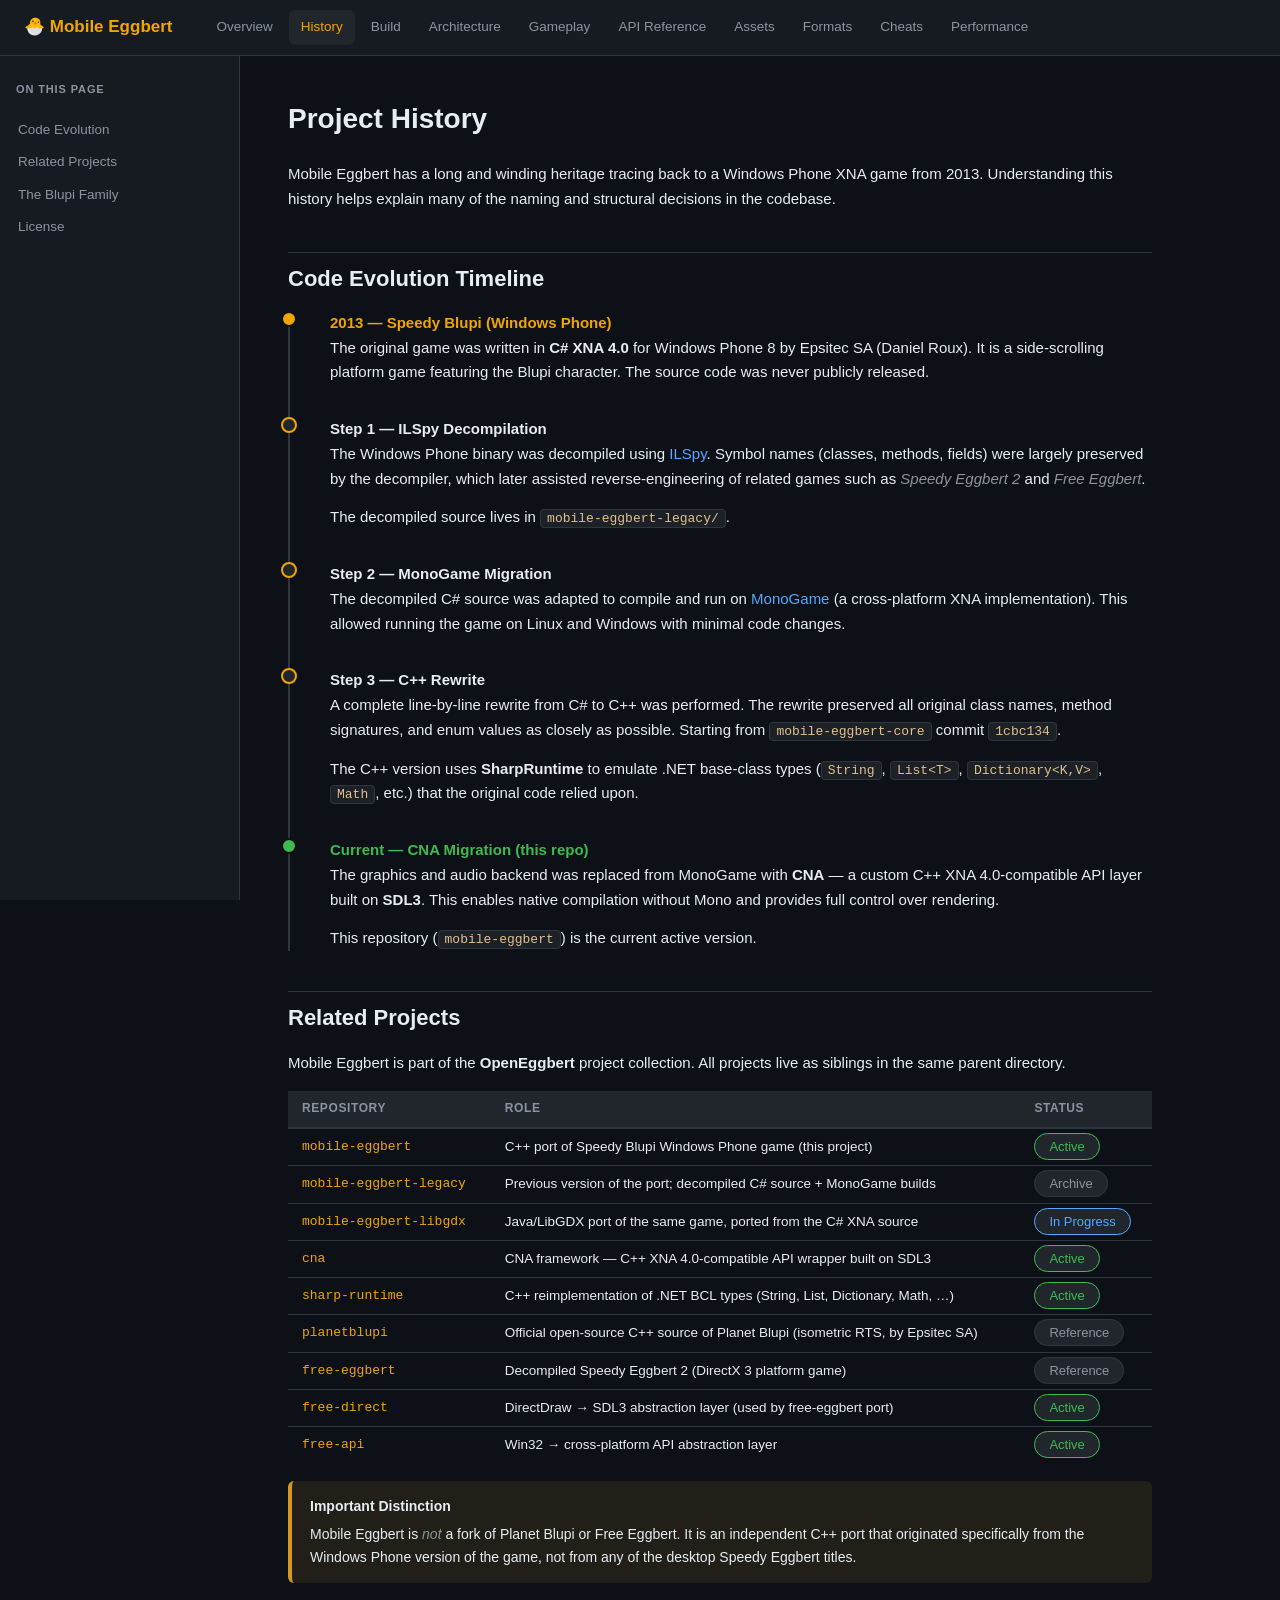
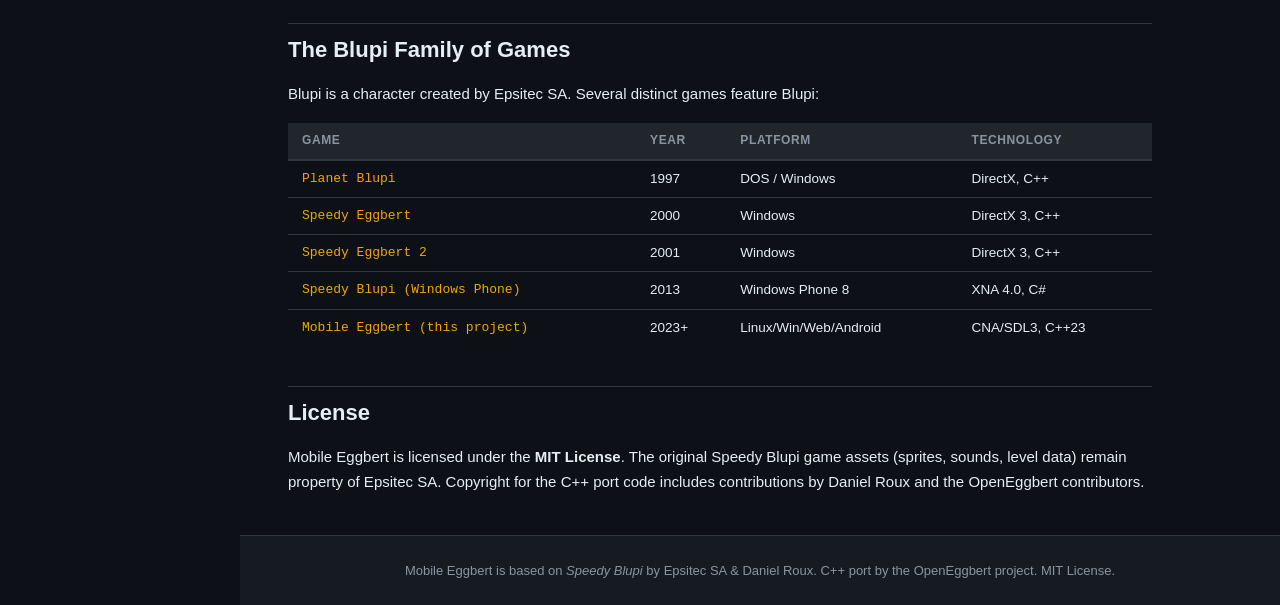
<file: history.html>
<!DOCTYPE html>
<html lang="en">
<head>
  <meta charset="UTF-8">
  <meta name="viewport" content="width=device-width, initial-scale=1.0">
  <title>Project History — Mobile Eggbert</title>
  <link rel="stylesheet" href="style.css">
</head>
<body>

<div class="topnav">
  <a class="brand" href="index.html">🐣 Mobile Eggbert</a>
  <nav>
    <a href="index.html">Overview</a>
    <a href="history.html" class="active">History</a>
    <a href="build.html">Build</a>
    <a href="architecture.html">Architecture</a>
    <a href="gameplay.html">Gameplay</a>
    <a href="api-enums.html">API Reference</a>
    <a href="assets.html">Assets</a>
    <a href="formats.html">Formats</a>
    <a href="cheats.html">Cheats</a>
    <a href="performance.html">Performance</a>
  </nav>
</div>

<div class="layout">
  <aside class="sidebar">
    <h4>On This Page</h4>
    <a href="#evolution">Code Evolution</a>
    <a href="#related">Related Projects</a>
    <a href="#family">The Blupi Family</a>
    <a href="#license">License</a>
  </aside>

  <div style="flex:1; min-width:0;">
    <main>
      <h1>Project History</h1>
      <p>Mobile Eggbert has a long and winding heritage tracing back to a Windows Phone XNA game from 2013. Understanding this history helps explain many of the naming and structural decisions in the codebase.</p>

      <h2 id="evolution">Code Evolution Timeline</h2>

      <div style="position:relative; padding-left:24px; border-left: 2px solid var(--border);">

        <div style="margin-bottom:32px;">
          <div style="position:absolute; left:-9px; width:16px; height:16px; border-radius:50%; background:var(--accent); border:2px solid var(--bg);"></div>
          <div style="padding-left:16px;">
            <strong style="color:var(--accent)">2013 — Speedy Blupi (Windows Phone)</strong>
            <p>The original game was written in <strong>C# XNA 4.0</strong> for Windows Phone 8 by Epsitec SA (Daniel Roux). It is a side-scrolling platform game featuring the Blupi character. The source code was never publicly released.</p>
          </div>
        </div>

        <div style="margin-bottom:32px;">
          <div style="position:absolute; left:-9px; width:16px; height:16px; border-radius:50%; background:var(--bg3); border:2px solid var(--accent);"></div>
          <div style="padding-left:16px;">
            <strong style="color:var(--text)">Step 1 — ILSpy Decompilation</strong>
            <p>The Windows Phone binary was decompiled using <a href="https://github.com/icsharpcode/ILSpy" target="_blank">ILSpy</a>. Symbol names (classes, methods, fields) were largely preserved by the decompiler, which later assisted reverse-engineering of related games such as <em>Speedy Eggbert 2</em> and <em>Free Eggbert</em>.</p>
            <p>The decompiled source lives in <code>mobile-eggbert-legacy/</code>.</p>
          </div>
        </div>

        <div style="margin-bottom:32px;">
          <div style="position:absolute; left:-9px; width:16px; height:16px; border-radius:50%; background:var(--bg3); border:2px solid var(--accent);"></div>
          <div style="padding-left:16px;">
            <strong style="color:var(--text)">Step 2 — MonoGame Migration</strong>
            <p>The decompiled C# source was adapted to compile and run on <a href="https://monogame.net/" target="_blank">MonoGame</a> (a cross-platform XNA implementation). This allowed running the game on Linux and Windows with minimal code changes.</p>
          </div>
        </div>

        <div style="margin-bottom:32px;">
          <div style="position:absolute; left:-9px; width:16px; height:16px; border-radius:50%; background:var(--bg3); border:2px solid var(--accent);"></div>
          <div style="padding-left:16px;">
            <strong style="color:var(--text)">Step 3 — C++ Rewrite</strong>
            <p>A complete line-by-line rewrite from C# to C++ was performed. The rewrite preserved all original class names, method signatures, and enum values as closely as possible. Starting from <code>mobile-eggbert-core</code> commit <code>1cbc134</code>.</p>
            <p>The C++ version uses <strong>SharpRuntime</strong> to emulate .NET base-class types (<code>String</code>, <code>List&lt;T&gt;</code>, <code>Dictionary&lt;K,V&gt;</code>, <code>Math</code>, etc.) that the original code relied upon.</p>
          </div>
        </div>

        <div style="margin-bottom:32px;">
          <div style="position:absolute; left:-9px; width:16px; height:16px; border-radius:50%; background:var(--success); border:2px solid var(--bg);"></div>
          <div style="padding-left:16px;">
            <strong style="color:var(--success)">Current — CNA Migration (this repo)</strong>
            <p>The graphics and audio backend was replaced from MonoGame with <strong>CNA</strong> — a custom C++ XNA 4.0-compatible API layer built on <strong>SDL3</strong>. This enables native compilation without Mono and provides full control over rendering.</p>
            <p>This repository (<code>mobile-eggbert</code>) is the current active version.</p>
          </div>
        </div>

      </div>

      <h2 id="related">Related Projects</h2>
      <p>Mobile Eggbert is part of the <strong>OpenEggbert</strong> project collection. All projects live as siblings in the same parent directory.</p>

      <div class="table-wrap">
        <table>
          <thead>
            <tr><th>Repository</th><th>Role</th><th>Status</th></tr>
          </thead>
          <tbody>
            <tr>
              <td>mobile-eggbert</td>
              <td>C++ port of Speedy Blupi Windows Phone game (this project)</td>
              <td><span class="badge green">Active</span></td>
            </tr>
            <tr>
              <td>mobile-eggbert-legacy</td>
              <td>Previous version of the port; decompiled C# source + MonoGame builds</td>
              <td><span class="badge">Archive</span></td>
            </tr>
            <tr>
              <td>mobile-eggbert-libgdx</td>
              <td>Java/LibGDX port of the same game, ported from the C# XNA source</td>
              <td><span class="badge blue">In Progress</span></td>
            </tr>
            <tr>
              <td>cna</td>
              <td>CNA framework — C++ XNA 4.0-compatible API wrapper built on SDL3</td>
              <td><span class="badge green">Active</span></td>
            </tr>
            <tr>
              <td>sharp-runtime</td>
              <td>C++ reimplementation of .NET BCL types (String, List, Dictionary, Math, …)</td>
              <td><span class="badge green">Active</span></td>
            </tr>
            <tr>
              <td>planetblupi</td>
              <td>Official open-source C++ source of Planet Blupi (isometric RTS, by Epsitec SA)</td>
              <td><span class="badge">Reference</span></td>
            </tr>
            <tr>
              <td>free-eggbert</td>
              <td>Decompiled Speedy Eggbert 2 (DirectX 3 platform game)</td>
              <td><span class="badge">Reference</span></td>
            </tr>
            <tr>
              <td>free-direct</td>
              <td>DirectDraw → SDL3 abstraction layer (used by free-eggbert port)</td>
              <td><span class="badge green">Active</span></td>
            </tr>
            <tr>
              <td>free-api</td>
              <td>Win32 → cross-platform API abstraction layer</td>
              <td><span class="badge green">Active</span></td>
            </tr>
          </tbody>
        </table>
      </div>

      <div class="callout warn">
        <strong>Important Distinction</strong>
        Mobile Eggbert is <em>not</em> a fork of Planet Blupi or Free Eggbert. It is an independent C++ port that originated
        specifically from the Windows Phone version of the game, not from any of the desktop Speedy Eggbert titles.
      </div>

      <h2 id="family">The Blupi Family of Games</h2>
      <p>Blupi is a character created by Epsitec SA. Several distinct games feature Blupi:</p>

      <div class="table-wrap">
        <table>
          <thead><tr><th>Game</th><th>Year</th><th>Platform</th><th>Technology</th></tr></thead>
          <tbody>
            <tr><td>Planet Blupi</td><td>1997</td><td>DOS / Windows</td><td>DirectX, C++</td></tr>
            <tr><td>Speedy Eggbert</td><td>2000</td><td>Windows</td><td>DirectX 3, C++</td></tr>
            <tr><td>Speedy Eggbert 2</td><td>2001</td><td>Windows</td><td>DirectX 3, C++</td></tr>
            <tr><td>Speedy Blupi (Windows Phone)</td><td>2013</td><td>Windows Phone 8</td><td>XNA 4.0, C#</td></tr>
            <tr><td>Mobile Eggbert (this project)</td><td>2023+</td><td>Linux/Win/Web/Android</td><td>CNA/SDL3, C++23</td></tr>
          </tbody>
        </table>
      </div>

      <h2 id="license">License</h2>
      <p>
        Mobile Eggbert is licensed under the <strong>MIT License</strong>. The original Speedy Blupi game assets
        (sprites, sounds, level data) remain property of Epsitec SA. Copyright for the C++ port code includes
        contributions by Daniel Roux and the OpenEggbert contributors.
      </p>

    </main>
    <footer>
      Mobile Eggbert is based on <em>Speedy Blupi</em> by Epsitec SA &amp; Daniel Roux.
      C++ port by the OpenEggbert project. MIT License.
    </footer>
  </div>
</div>

</body>
</html>
</file>
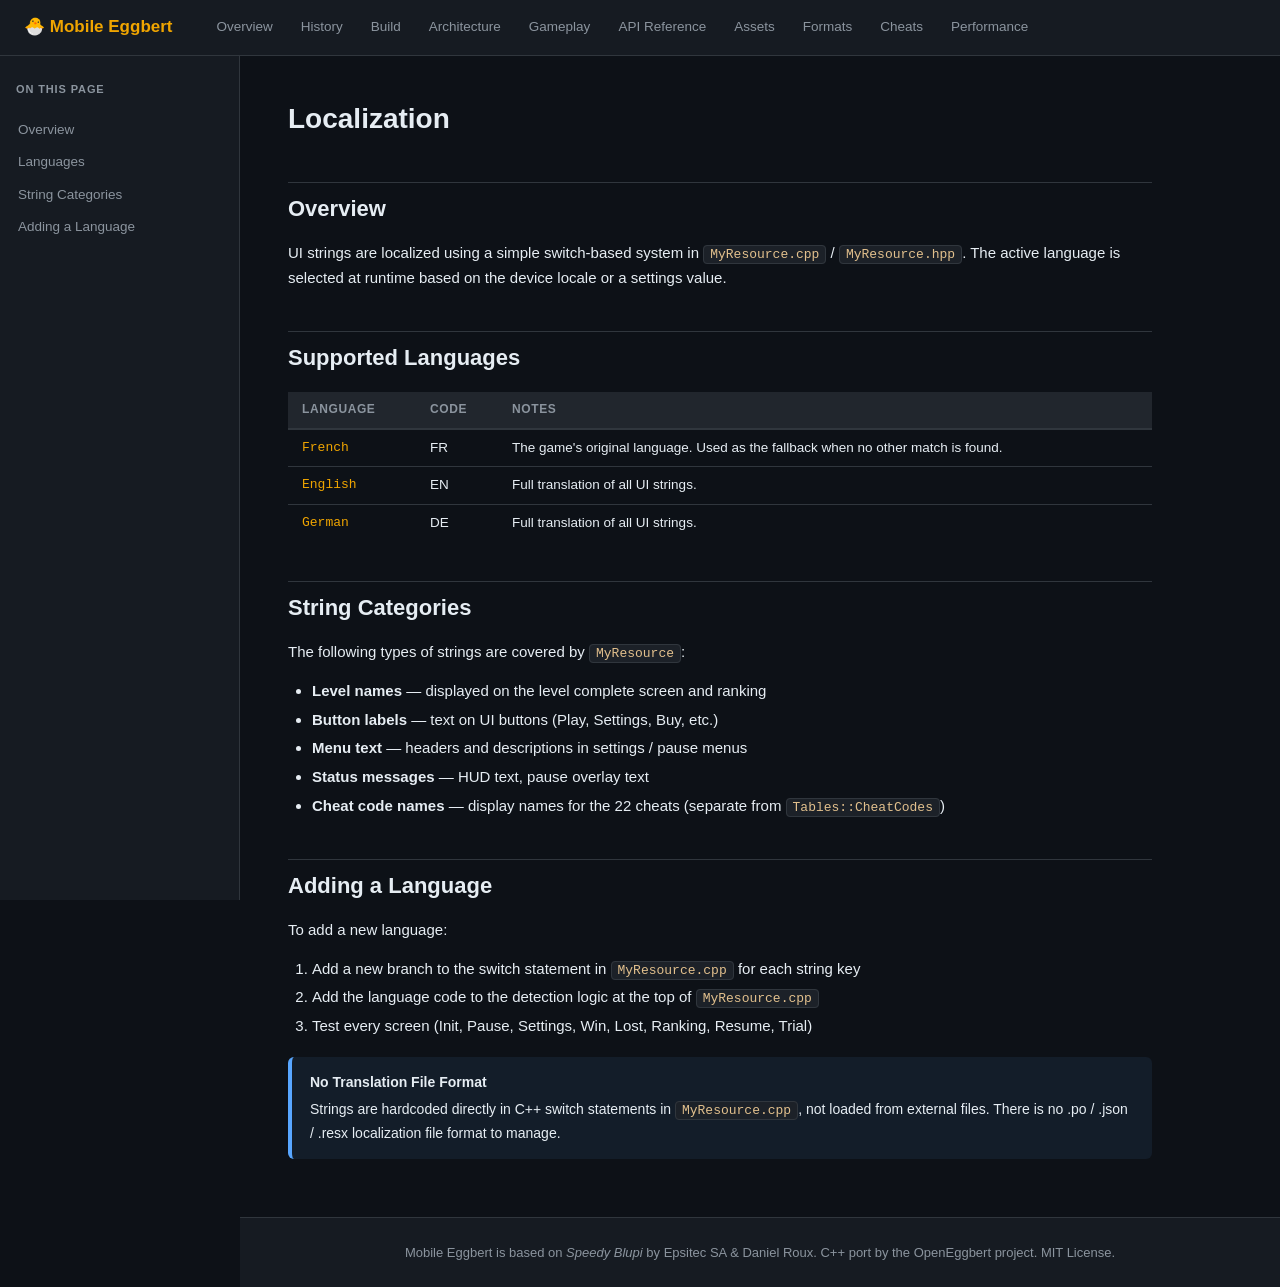
<file: localization.html>
<!DOCTYPE html>
<html lang="en">
<head>
  <meta charset="UTF-8">
  <meta name="viewport" content="width=device-width, initial-scale=1.0">
  <title>Localization — Mobile Eggbert</title>
  <link rel="stylesheet" href="style.css">
</head>
<body>

<div class="topnav">
  <a class="brand" href="index.html">🐣 Mobile Eggbert</a>
  <nav>
    <a href="index.html">Overview</a>
    <a href="history.html">History</a>
    <a href="build.html">Build</a>
    <a href="architecture.html">Architecture</a>
    <a href="gameplay.html">Gameplay</a>
    <a href="api-enums.html">API Reference</a>
    <a href="assets.html">Assets</a>
    <a href="formats.html">Formats</a>
    <a href="cheats.html">Cheats</a>
    <a href="performance.html">Performance</a>
  </nav>
</div>

<div class="layout">
  <aside class="sidebar">
    <h4>On This Page</h4>
    <a href="#overview">Overview</a>
    <a href="#languages">Languages</a>
    <a href="#strings">String Categories</a>
    <a href="#adding">Adding a Language</a>
  </aside>

  <div style="flex:1; min-width:0;">
    <main>
      <h1>Localization</h1>

      <h2 id="overview">Overview</h2>
      <p>UI strings are localized using a simple switch-based system in <code>MyResource.cpp</code> / <code>MyResource.hpp</code>. The active language is selected at runtime based on the device locale or a settings value.</p>

      <h2 id="languages">Supported Languages</h2>
      <div class="table-wrap"><table>
        <thead><tr><th>Language</th><th>Code</th><th>Notes</th></tr></thead>
        <tbody>
          <tr><td>French</td><td>FR</td><td>The game's original language. Used as the fallback when no other match is found.</td></tr>
          <tr><td>English</td><td>EN</td><td>Full translation of all UI strings.</td></tr>
          <tr><td>German</td><td>DE</td><td>Full translation of all UI strings.</td></tr>
        </tbody>
      </table></div>

      <h2 id="strings">String Categories</h2>
      <p>The following types of strings are covered by <code>MyResource</code>:</p>
      <ul>
        <li><strong>Level names</strong> — displayed on the level complete screen and ranking</li>
        <li><strong>Button labels</strong> — text on UI buttons (Play, Settings, Buy, etc.)</li>
        <li><strong>Menu text</strong> — headers and descriptions in settings / pause menus</li>
        <li><strong>Status messages</strong> — HUD text, pause overlay text</li>
        <li><strong>Cheat code names</strong> — display names for the 22 cheats (separate from <code>Tables::CheatCodes</code>)</li>
      </ul>

      <h2 id="adding">Adding a Language</h2>
      <p>To add a new language:</p>
      <ol>
        <li>Add a new branch to the switch statement in <code>MyResource.cpp</code> for each string key</li>
        <li>Add the language code to the detection logic at the top of <code>MyResource.cpp</code></li>
        <li>Test every screen (Init, Pause, Settings, Win, Lost, Ranking, Resume, Trial)</li>
      </ol>

      <div class="callout info">
        <strong>No Translation File Format</strong>
        Strings are hardcoded directly in C++ switch statements in <code>MyResource.cpp</code>, not loaded
        from external files. There is no .po / .json / .resx localization file format to manage.
      </div>

    </main>
    <footer>
      Mobile Eggbert is based on <em>Speedy Blupi</em> by Epsitec SA &amp; Daniel Roux.
      C++ port by the OpenEggbert project. MIT License.
    </footer>
  </div>
</div>

</body>
</html>
</file>
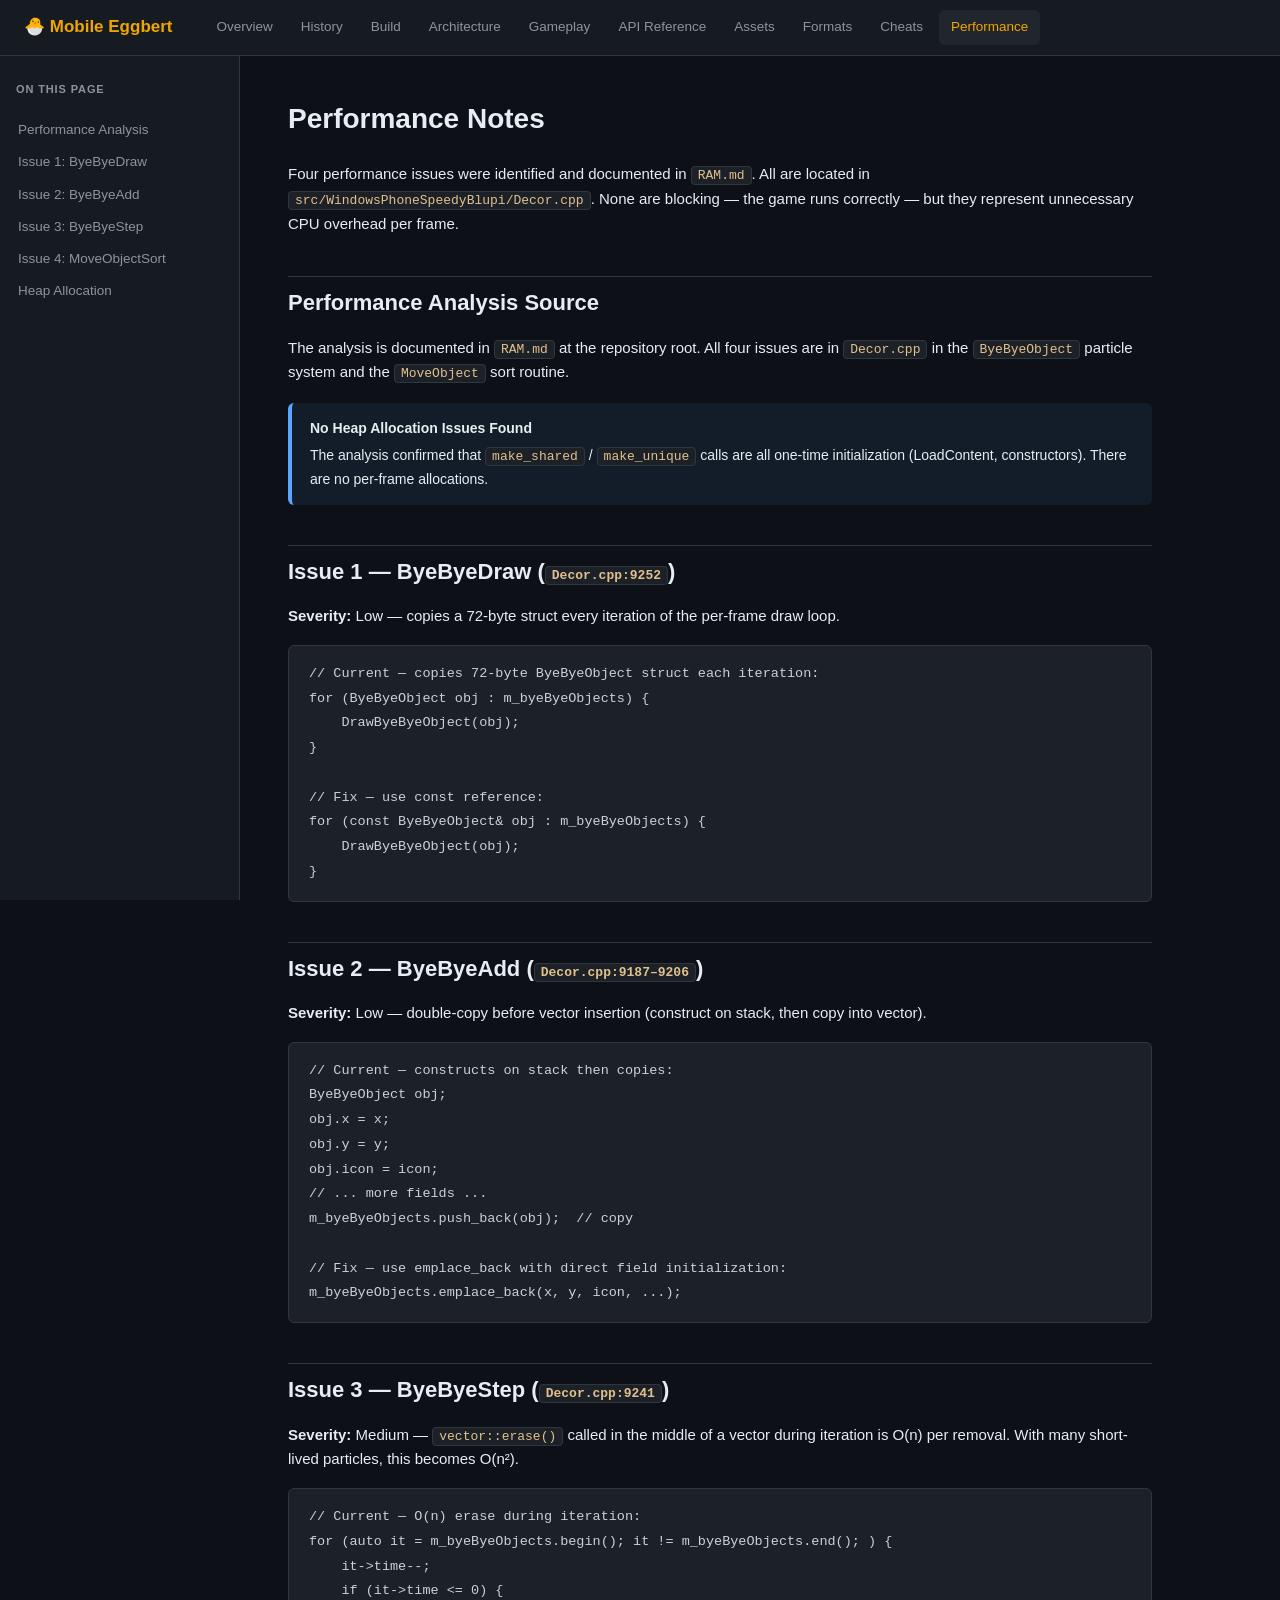
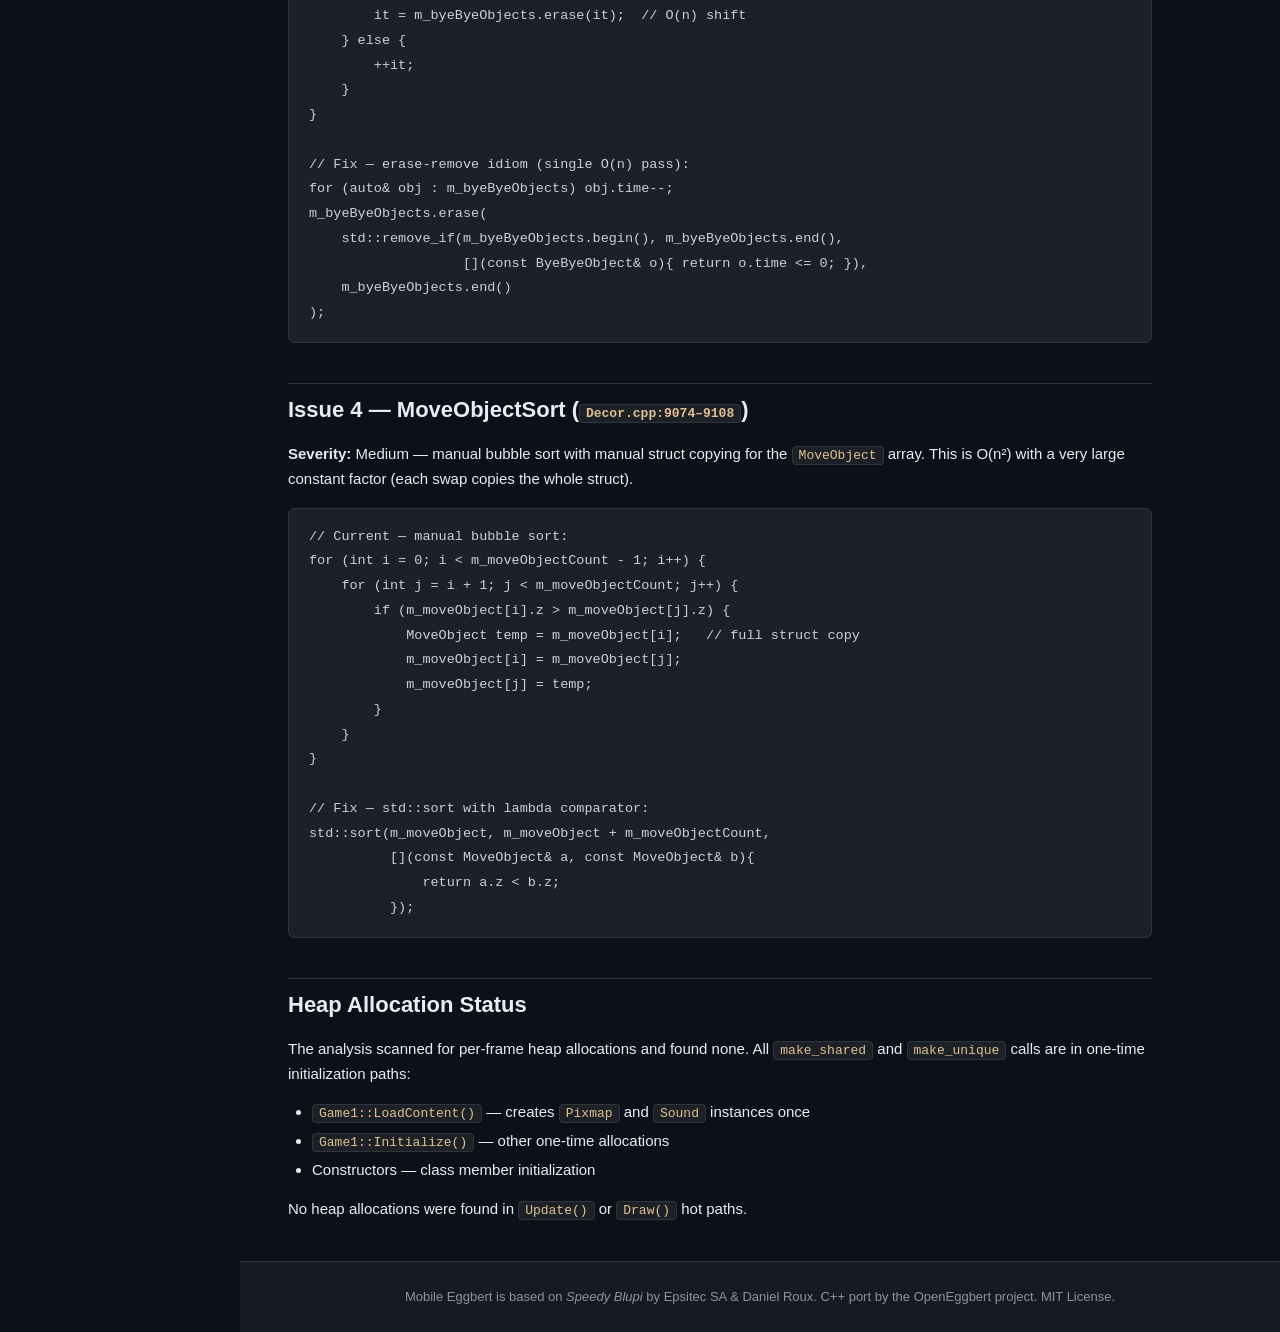
<file: performance.html>
<!DOCTYPE html>
<html lang="en">
<head>
  <meta charset="UTF-8">
  <meta name="viewport" content="width=device-width, initial-scale=1.0">
  <title>Performance — Mobile Eggbert</title>
  <link rel="stylesheet" href="style.css">
</head>
<body>

<div class="topnav">
  <a class="brand" href="index.html">🐣 Mobile Eggbert</a>
  <nav>
    <a href="index.html">Overview</a>
    <a href="history.html">History</a>
    <a href="build.html">Build</a>
    <a href="architecture.html">Architecture</a>
    <a href="gameplay.html">Gameplay</a>
    <a href="api-enums.html">API Reference</a>
    <a href="assets.html">Assets</a>
    <a href="formats.html">Formats</a>
    <a href="cheats.html">Cheats</a>
    <a href="performance.html" class="active">Performance</a>
  </nav>
</div>

<div class="layout">
  <aside class="sidebar">
    <h4>On This Page</h4>
    <a href="#analysis">Performance Analysis</a>
    <a href="#issue1">Issue 1: ByeByeDraw</a>
    <a href="#issue2">Issue 2: ByeByeAdd</a>
    <a href="#issue3">Issue 3: ByeByeStep</a>
    <a href="#issue4">Issue 4: MoveObjectSort</a>
    <a href="#heapalloc">Heap Allocation</a>
  </aside>

  <div style="flex:1; min-width:0;">
    <main>
      <h1>Performance Notes</h1>
      <p>Four performance issues were identified and documented in <code>RAM.md</code>. All are located in <code>src/WindowsPhoneSpeedyBlupi/Decor.cpp</code>. None are blocking — the game runs correctly — but they represent unnecessary CPU overhead per frame.</p>

      <h2 id="analysis">Performance Analysis Source</h2>
      <p>The analysis is documented in <code>RAM.md</code> at the repository root. All four issues are in <code>Decor.cpp</code> in the <code>ByeByeObject</code> particle system and the <code>MoveObject</code> sort routine.</p>

      <div class="callout info">
        <strong>No Heap Allocation Issues Found</strong>
        The analysis confirmed that <code>make_shared</code> / <code>make_unique</code> calls are all one-time
        initialization (LoadContent, constructors). There are no per-frame allocations.
      </div>

      <!-- ISSUE 1 -->
      <h2 id="issue1">Issue 1 — ByeByeDraw (<code>Decor.cpp:9252</code>)</h2>
      <p><strong>Severity:</strong> Low — copies a 72-byte struct every iteration of the per-frame draw loop.</p>

      <pre><code>// Current — copies 72-byte ByeByeObject struct each iteration:
for (ByeByeObject obj : m_byeByeObjects) {
    DrawByeByeObject(obj);
}

// Fix — use const reference:
for (const ByeByeObject&amp; obj : m_byeByeObjects) {
    DrawByeByeObject(obj);
}</code></pre>

      <!-- ISSUE 2 -->
      <h2 id="issue2">Issue 2 — ByeByeAdd (<code>Decor.cpp:9187–9206</code>)</h2>
      <p><strong>Severity:</strong> Low — double-copy before vector insertion (construct on stack, then copy into vector).</p>

      <pre><code>// Current — constructs on stack then copies:
ByeByeObject obj;
obj.x = x;
obj.y = y;
obj.icon = icon;
// ... more fields ...
m_byeByeObjects.push_back(obj);  // copy

// Fix — use emplace_back with direct field initialization:
m_byeByeObjects.emplace_back(x, y, icon, ...);</code></pre>

      <!-- ISSUE 3 -->
      <h2 id="issue3">Issue 3 — ByeByeStep (<code>Decor.cpp:9241</code>)</h2>
      <p><strong>Severity:</strong> Medium — <code>vector::erase()</code> called in the middle of a vector during iteration is O(n) per removal. With many short-lived particles, this becomes O(n²).</p>

      <pre><code>// Current — O(n) erase during iteration:
for (auto it = m_byeByeObjects.begin(); it != m_byeByeObjects.end(); ) {
    it-&gt;time--;
    if (it-&gt;time &lt;= 0) {
        it = m_byeByeObjects.erase(it);  // O(n) shift
    } else {
        ++it;
    }
}

// Fix — erase-remove idiom (single O(n) pass):
for (auto&amp; obj : m_byeByeObjects) obj.time--;
m_byeByeObjects.erase(
    std::remove_if(m_byeByeObjects.begin(), m_byeByeObjects.end(),
                   [](const ByeByeObject&amp; o){ return o.time &lt;= 0; }),
    m_byeByeObjects.end()
);</code></pre>

      <!-- ISSUE 4 -->
      <h2 id="issue4">Issue 4 — MoveObjectSort (<code>Decor.cpp:9074–9108</code>)</h2>
      <p><strong>Severity:</strong> Medium — manual bubble sort with manual struct copying for the <code>MoveObject</code> array. This is O(n²) with a very large constant factor (each swap copies the whole struct).</p>

      <pre><code>// Current — manual bubble sort:
for (int i = 0; i &lt; m_moveObjectCount - 1; i++) {
    for (int j = i + 1; j &lt; m_moveObjectCount; j++) {
        if (m_moveObject[i].z &gt; m_moveObject[j].z) {
            MoveObject temp = m_moveObject[i];   // full struct copy
            m_moveObject[i] = m_moveObject[j];
            m_moveObject[j] = temp;
        }
    }
}

// Fix — std::sort with lambda comparator:
std::sort(m_moveObject, m_moveObject + m_moveObjectCount,
          [](const MoveObject&amp; a, const MoveObject&amp; b){
              return a.z &lt; b.z;
          });</code></pre>

      <h2 id="heapalloc">Heap Allocation Status</h2>
      <p>The analysis scanned for per-frame heap allocations and found none. All <code>make_shared</code> and <code>make_unique</code> calls are in one-time initialization paths:</p>
      <ul>
        <li><code>Game1::LoadContent()</code> — creates <code>Pixmap</code> and <code>Sound</code> instances once</li>
        <li><code>Game1::Initialize()</code> — other one-time allocations</li>
        <li>Constructors — class member initialization</li>
      </ul>
      <p>No heap allocations were found in <code>Update()</code> or <code>Draw()</code> hot paths.</p>

    </main>
    <footer>
      Mobile Eggbert is based on <em>Speedy Blupi</em> by Epsitec SA &amp; Daniel Roux.
      C++ port by the OpenEggbert project. MIT License.
    </footer>
  </div>
</div>

</body>
</html>
</file>
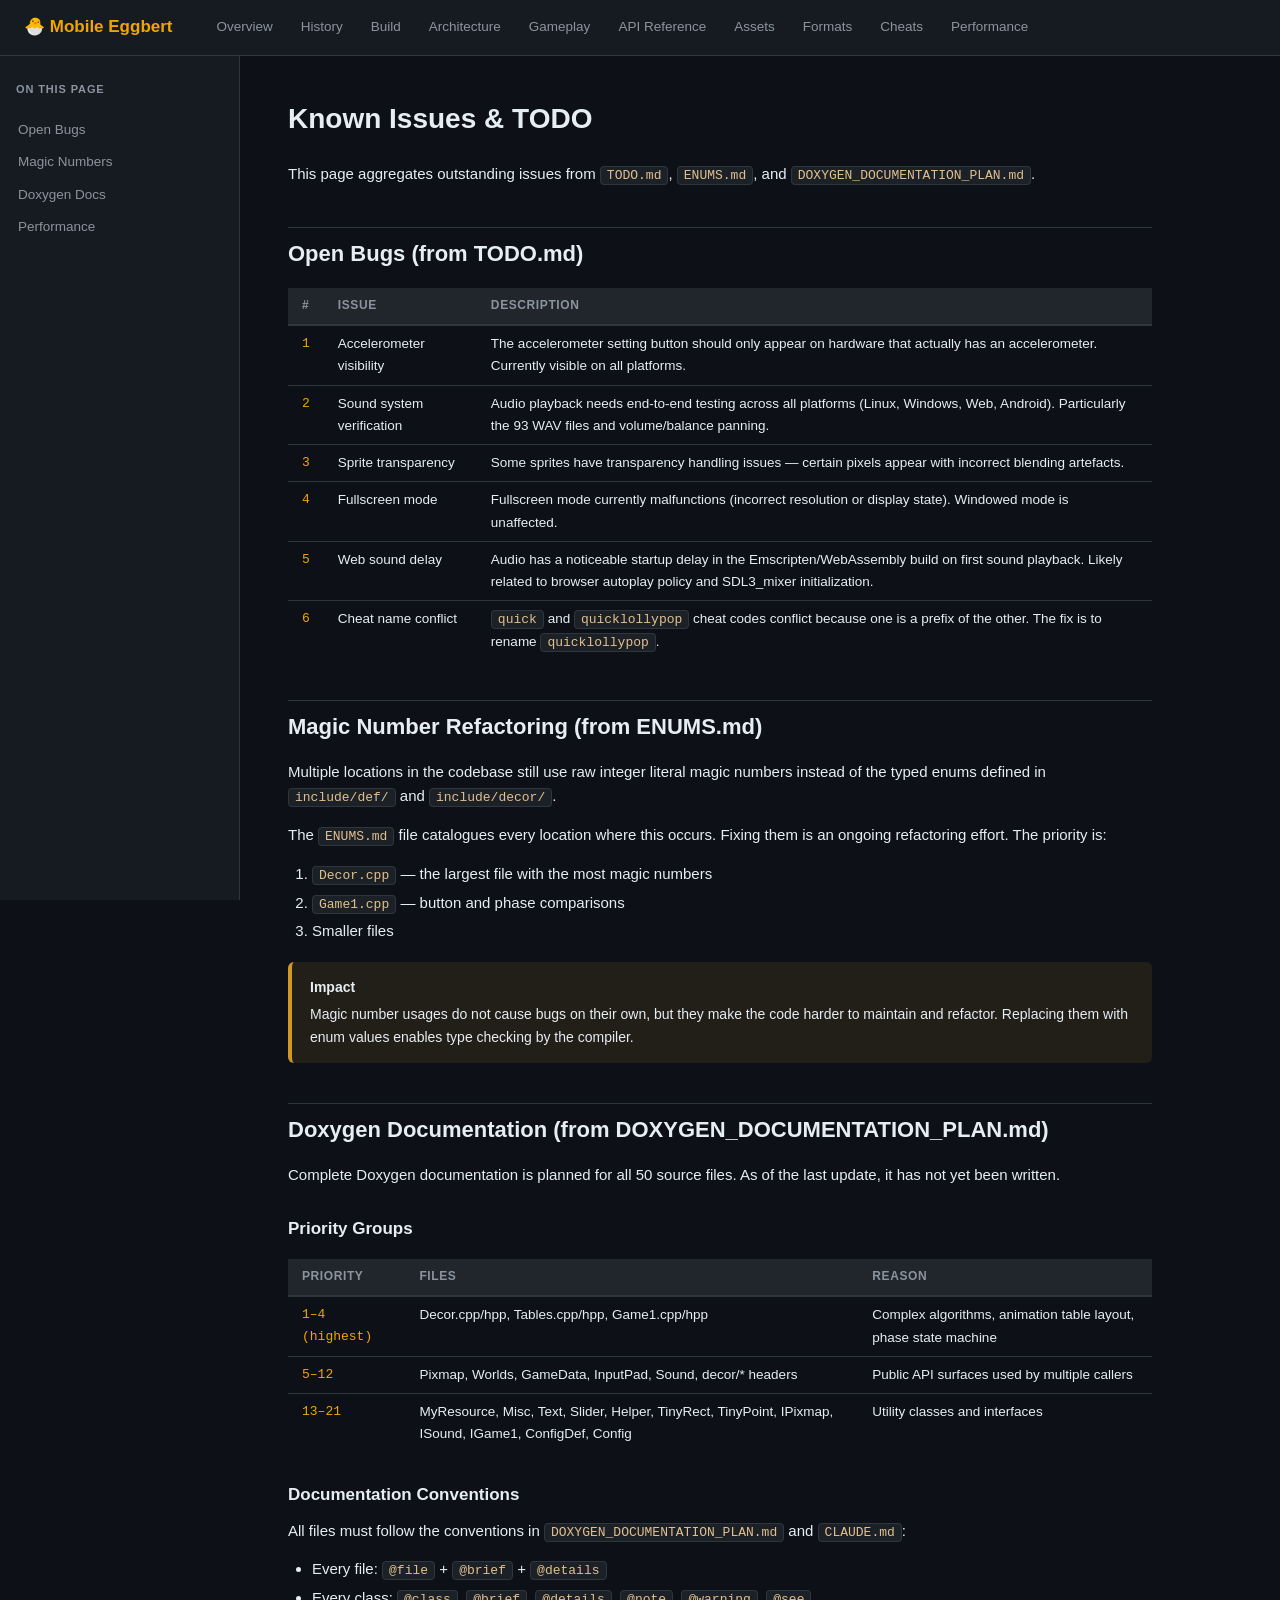
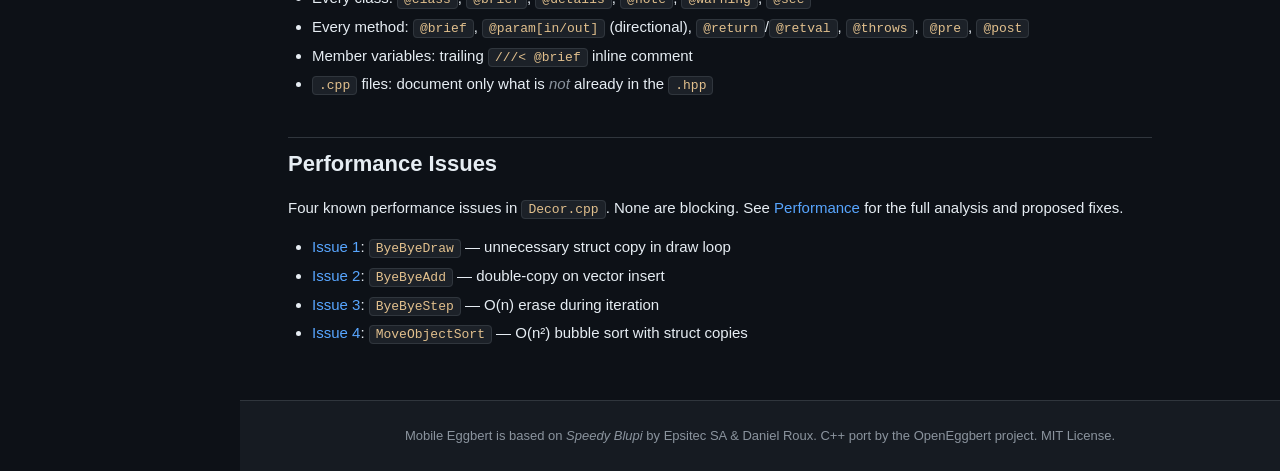
<file: todo.html>
<!DOCTYPE html>
<html lang="en">
<head>
  <meta charset="UTF-8">
  <meta name="viewport" content="width=device-width, initial-scale=1.0">
  <title>Known Issues — Mobile Eggbert</title>
  <link rel="stylesheet" href="style.css">
</head>
<body>

<div class="topnav">
  <a class="brand" href="index.html">🐣 Mobile Eggbert</a>
  <nav>
    <a href="index.html">Overview</a>
    <a href="history.html">History</a>
    <a href="build.html">Build</a>
    <a href="architecture.html">Architecture</a>
    <a href="gameplay.html">Gameplay</a>
    <a href="api-enums.html">API Reference</a>
    <a href="assets.html">Assets</a>
    <a href="formats.html">Formats</a>
    <a href="cheats.html">Cheats</a>
    <a href="performance.html">Performance</a>
  </nav>
</div>

<div class="layout">
  <aside class="sidebar">
    <h4>On This Page</h4>
    <a href="#bugs">Open Bugs</a>
    <a href="#enums">Magic Numbers</a>
    <a href="#doxygen">Doxygen Docs</a>
    <a href="#perf">Performance</a>
  </aside>

  <div style="flex:1; min-width:0;">
    <main>
      <h1>Known Issues &amp; TODO</h1>
      <p>This page aggregates outstanding issues from <code>TODO.md</code>, <code>ENUMS.md</code>, and <code>DOXYGEN_DOCUMENTATION_PLAN.md</code>.</p>

      <h2 id="bugs">Open Bugs (from TODO.md)</h2>
      <div class="table-wrap"><table>
        <thead><tr><th>#</th><th>Issue</th><th>Description</th></tr></thead>
        <tbody>
          <tr>
            <td>1</td>
            <td>Accelerometer visibility</td>
            <td>The accelerometer setting button should only appear on hardware that actually has an accelerometer. Currently visible on all platforms.</td>
          </tr>
          <tr>
            <td>2</td>
            <td>Sound system verification</td>
            <td>Audio playback needs end-to-end testing across all platforms (Linux, Windows, Web, Android). Particularly the 93 WAV files and volume/balance panning.</td>
          </tr>
          <tr>
            <td>3</td>
            <td>Sprite transparency</td>
            <td>Some sprites have transparency handling issues — certain pixels appear with incorrect blending artefacts.</td>
          </tr>
          <tr>
            <td>4</td>
            <td>Fullscreen mode</td>
            <td>Fullscreen mode currently malfunctions (incorrect resolution or display state). Windowed mode is unaffected.</td>
          </tr>
          <tr>
            <td>5</td>
            <td>Web sound delay</td>
            <td>Audio has a noticeable startup delay in the Emscripten/WebAssembly build on first sound playback. Likely related to browser autoplay policy and SDL3_mixer initialization.</td>
          </tr>
          <tr>
            <td>6</td>
            <td>Cheat name conflict</td>
            <td><code>quick</code> and <code>quicklollypop</code> cheat codes conflict because one is a prefix of the other. The fix is to rename <code>quicklollypop</code>.</td>
          </tr>
        </tbody>
      </table></div>

      <h2 id="enums">Magic Number Refactoring (from ENUMS.md)</h2>
      <p>Multiple locations in the codebase still use raw integer literal magic numbers instead of the typed enums defined in <code>include/def/</code> and <code>include/decor/</code>.</p>
      <p>The <code>ENUMS.md</code> file catalogues every location where this occurs. Fixing them is an ongoing refactoring effort. The priority is:</p>
      <ol>
        <li><code>Decor.cpp</code> — the largest file with the most magic numbers</li>
        <li><code>Game1.cpp</code> — button and phase comparisons</li>
        <li>Smaller files</li>
      </ol>
      <div class="callout warn">
        <strong>Impact</strong>
        Magic number usages do not cause bugs on their own, but they make the code harder to maintain and
        refactor. Replacing them with enum values enables type checking by the compiler.
      </div>

      <h2 id="doxygen">Doxygen Documentation (from DOXYGEN_DOCUMENTATION_PLAN.md)</h2>
      <p>Complete Doxygen documentation is planned for all 50 source files. As of the last update, it has not yet been written.</p>

      <h3>Priority Groups</h3>
      <div class="table-wrap"><table>
        <thead><tr><th>Priority</th><th>Files</th><th>Reason</th></tr></thead>
        <tbody>
          <tr><td>1–4 (highest)</td><td>Decor.cpp/hpp, Tables.cpp/hpp, Game1.cpp/hpp</td><td>Complex algorithms, animation table layout, phase state machine</td></tr>
          <tr><td>5–12</td><td>Pixmap, Worlds, GameData, InputPad, Sound, decor/* headers</td><td>Public API surfaces used by multiple callers</td></tr>
          <tr><td>13–21</td><td>MyResource, Misc, Text, Slider, Helper, TinyRect, TinyPoint, IPixmap, ISound, IGame1, ConfigDef, Config</td><td>Utility classes and interfaces</td></tr>
        </tbody>
      </table></div>

      <h3>Documentation Conventions</h3>
      <p>All files must follow the conventions in <code>DOXYGEN_DOCUMENTATION_PLAN.md</code> and <code>CLAUDE.md</code>:</p>
      <ul>
        <li>Every file: <code>@file</code> + <code>@brief</code> + <code>@details</code></li>
        <li>Every class: <code>@class</code>, <code>@brief</code>, <code>@details</code>, <code>@note</code>, <code>@warning</code>, <code>@see</code></li>
        <li>Every method: <code>@brief</code>, <code>@param[in/out]</code> (directional), <code>@return</code>/<code>@retval</code>, <code>@throws</code>, <code>@pre</code>, <code>@post</code></li>
        <li>Member variables: trailing <code>///&lt; @brief</code> inline comment</li>
        <li><code>.cpp</code> files: document only what is <em>not</em> already in the <code>.hpp</code></li>
      </ul>

      <h2 id="perf">Performance Issues</h2>
      <p>Four known performance issues in <code>Decor.cpp</code>. None are blocking. See <a href="performance.html">Performance</a> for the full analysis and proposed fixes.</p>
      <ul>
        <li><a href="performance.html#issue1">Issue 1</a>: <code>ByeByeDraw</code> — unnecessary struct copy in draw loop</li>
        <li><a href="performance.html#issue2">Issue 2</a>: <code>ByeByeAdd</code> — double-copy on vector insert</li>
        <li><a href="performance.html#issue3">Issue 3</a>: <code>ByeByeStep</code> — O(n) erase during iteration</li>
        <li><a href="performance.html#issue4">Issue 4</a>: <code>MoveObjectSort</code> — O(n²) bubble sort with struct copies</li>
      </ul>

    </main>
    <footer>
      Mobile Eggbert is based on <em>Speedy Blupi</em> by Epsitec SA &amp; Daniel Roux.
      C++ port by the OpenEggbert project. MIT License.
    </footer>
  </div>
</div>

</body>
</html>
</file>
<file: style.css>
:root {
  --bg:        #0d1117;
  --bg2:       #161b22;
  --bg3:       #21262d;
  --border:    #30363d;
  --text:      #e6edf3;
  --text-muted:#8b949e;
  --accent:    #f0a500;
  --accent2:   #e07b00;
  --link:      #58a6ff;
  --link-hover:#79c0ff;
  --code-bg:   #1c2128;
  --success:   #3fb950;
  --warn:      #d29922;
  --danger:    #f85149;
  --nav-width: 240px;
  --radius:    6px;
}

* { box-sizing: border-box; margin: 0; padding: 0; }

html { scroll-behavior: smooth; }

body {
  font-family: -apple-system, BlinkMacSystemFont, "Segoe UI", Helvetica, Arial, sans-serif;
  background: var(--bg);
  color: var(--text);
  line-height: 1.65;
  font-size: 15px;
}

/* ── TOP NAV ───────────────────────────────────────────── */
.topnav {
  position: sticky;
  top: 0;
  z-index: 100;
  background: var(--bg2);
  border-bottom: 1px solid var(--border);
  display: flex;
  align-items: center;
  gap: 0;
  height: 56px;
  padding: 0 24px;
}

.topnav .brand {
  font-weight: 700;
  font-size: 17px;
  color: var(--accent);
  text-decoration: none;
  margin-right: 32px;
  white-space: nowrap;
}

.topnav nav {
  display: flex;
  gap: 4px;
  flex-wrap: wrap;
}

.topnav nav a {
  color: var(--text-muted);
  text-decoration: none;
  padding: 6px 12px;
  border-radius: var(--radius);
  font-size: 13.5px;
  transition: background 0.15s, color 0.15s;
}

.topnav nav a:hover,
.topnav nav a.active {
  background: var(--bg3);
  color: var(--text);
}

.topnav nav a.active {
  color: var(--accent);
}

/* ── LAYOUT ────────────────────────────────────────────── */
.layout {
  display: flex;
  min-height: calc(100vh - 56px);
}

.sidebar {
  width: var(--nav-width);
  flex-shrink: 0;
  background: var(--bg2);
  border-right: 1px solid var(--border);
  padding: 24px 0;
  position: sticky;
  top: 56px;
  height: calc(100vh - 56px);
  overflow-y: auto;
}

.sidebar h4 {
  font-size: 11px;
  font-weight: 600;
  letter-spacing: 0.08em;
  text-transform: uppercase;
  color: var(--text-muted);
  padding: 0 16px 8px;
  margin-top: 20px;
}

.sidebar h4:first-child { margin-top: 0; }

.sidebar a {
  display: block;
  color: var(--text-muted);
  text-decoration: none;
  padding: 5px 16px;
  font-size: 13.5px;
  border-left: 2px solid transparent;
  transition: all 0.1s;
}

.sidebar a:hover {
  color: var(--text);
  background: var(--bg3);
  border-left-color: var(--border);
}

.sidebar a.active {
  color: var(--accent);
  border-left-color: var(--accent);
  background: rgba(240,165,0,.08);
}

/* ── MAIN CONTENT ──────────────────────────────────────── */
main {
  flex: 1;
  min-width: 0;
  padding: 40px 48px;
  max-width: 960px;
}

/* ── HERO ──────────────────────────────────────────────── */
.hero {
  background: linear-gradient(135deg, #0d1117 0%, #161b22 50%, #1c2d40 100%);
  border: 1px solid var(--border);
  border-radius: 12px;
  padding: 56px 48px;
  margin-bottom: 40px;
  text-align: center;
}

.hero h1 {
  font-size: 42px;
  font-weight: 800;
  color: var(--accent);
  margin-bottom: 12px;
}

.hero p {
  font-size: 18px;
  color: var(--text-muted);
  max-width: 600px;
  margin: 0 auto 28px;
}

.badges {
  display: flex;
  gap: 10px;
  justify-content: center;
  flex-wrap: wrap;
}

.badge {
  background: var(--bg3);
  border: 1px solid var(--border);
  border-radius: 20px;
  padding: 5px 14px;
  font-size: 13px;
  color: var(--text-muted);
}

.badge.accent { border-color: var(--accent); color: var(--accent); }
.badge.green  { border-color: var(--success); color: var(--success); }
.badge.blue   { border-color: var(--link); color: var(--link); }

/* ── TYPOGRAPHY ────────────────────────────────────────── */
h1 { font-size: 28px; font-weight: 700; margin-bottom: 20px; color: var(--text); }
h2 { font-size: 22px; font-weight: 700; margin: 40px 0 14px; color: var(--text); padding-top: 8px; border-top: 1px solid var(--border); }
h3 { font-size: 17px; font-weight: 600; margin: 28px 0 10px; color: var(--text); }
h4 { font-size: 14px; font-weight: 600; margin: 20px 0 8px; color: var(--text-muted); text-transform: uppercase; letter-spacing: 0.06em; }

p { margin-bottom: 14px; }
p:last-child { margin-bottom: 0; }

ul, ol { margin: 0 0 14px 24px; }
li { margin-bottom: 4px; }

strong { color: var(--text); font-weight: 600; }
em { color: var(--text-muted); }

a { color: var(--link); text-decoration: none; }
a:hover { text-decoration: underline; color: var(--link-hover); }

/* ── CODE ──────────────────────────────────────────────── */
code {
  font-family: "SFMono-Regular", Consolas, "Liberation Mono", Menlo, monospace;
  font-size: 13px;
  background: var(--code-bg);
  border: 1px solid var(--border);
  border-radius: 4px;
  padding: 1px 6px;
  color: #e2c08d;
}

pre {
  background: var(--code-bg);
  border: 1px solid var(--border);
  border-radius: var(--radius);
  padding: 16px 20px;
  overflow-x: auto;
  margin: 16px 0;
}

pre code {
  background: none;
  border: none;
  padding: 0;
  color: #c9d1d9;
  font-size: 13.5px;
  line-height: 1.6;
}

/* ── TABLES ────────────────────────────────────────────── */
.table-wrap { overflow-x: auto; margin: 16px 0; }

table {
  width: 100%;
  border-collapse: collapse;
  font-size: 13.5px;
}

thead tr {
  background: var(--bg3);
}

thead th {
  padding: 8px 14px;
  text-align: left;
  font-weight: 600;
  font-size: 12px;
  letter-spacing: 0.05em;
  text-transform: uppercase;
  color: var(--text-muted);
  border-bottom: 2px solid var(--border);
}

tbody tr {
  border-bottom: 1px solid var(--border);
}

tbody tr:last-child { border-bottom: none; }

tbody tr:hover { background: var(--bg3); }

td {
  padding: 7px 14px;
  vertical-align: top;
}

td:first-child { color: var(--accent); font-family: "SFMono-Regular", monospace; font-size: 13px; }

/* ── CARDS ─────────────────────────────────────────────── */
.cards {
  display: grid;
  grid-template-columns: repeat(auto-fit, minmax(220px, 1fr));
  gap: 16px;
  margin: 20px 0;
}

.card {
  background: var(--bg2);
  border: 1px solid var(--border);
  border-radius: var(--radius);
  padding: 20px;
  text-decoration: none;
  transition: border-color 0.15s, background 0.15s;
  display: block;
}

.card:hover {
  border-color: var(--accent);
  background: var(--bg3);
  text-decoration: none;
}

.card .card-icon { font-size: 28px; margin-bottom: 10px; }
.card .card-title { font-weight: 600; color: var(--text); margin-bottom: 6px; }
.card .card-desc  { font-size: 13px; color: var(--text-muted); }

/* ── CALLOUTS ──────────────────────────────────────────── */
.callout {
  border-radius: var(--radius);
  padding: 14px 18px;
  margin: 18px 0;
  border-left: 4px solid;
  font-size: 14px;
}

.callout.info    { background: rgba(88,166,255,.08); border-color: var(--link); }
.callout.warn    { background: rgba(210,153,34,.1);  border-color: var(--warn); }
.callout.danger  { background: rgba(248,81,73,.08); border-color: var(--danger); }
.callout.success { background: rgba(63,185,80,.08); border-color: var(--success); }

.callout strong { display: block; margin-bottom: 4px; }

/* ── SECTION DIVIDER ───────────────────────────────────── */
hr { border: none; border-top: 1px solid var(--border); margin: 36px 0; }

/* ── GRID ──────────────────────────────────────────────── */
.grid-2 { display: grid; grid-template-columns: 1fr 1fr; gap: 20px; }
.grid-3 { display: grid; grid-template-columns: 1fr 1fr 1fr; gap: 20px; }

/* ── ENUM BLOCK ────────────────────────────────────────── */
.enum-header {
  background: var(--bg3);
  border: 1px solid var(--border);
  border-radius: var(--radius);
  padding: 12px 16px;
  margin-bottom: -1px;
  display: flex;
  align-items: baseline;
  gap: 12px;
}

.enum-header .enum-name { font-family: monospace; color: var(--accent); font-size: 15px; font-weight: 700; }
.enum-header .enum-file { font-size: 12px; color: var(--text-muted); }

/* ── PLATFORM PILLS ────────────────────────────────────── */
.platforms { display: flex; gap: 8px; flex-wrap: wrap; margin: 10px 0; }
.platform {
  background: var(--bg3);
  border: 1px solid var(--border);
  border-radius: 4px;
  padding: 3px 10px;
  font-size: 12px;
  font-weight: 600;
  color: var(--text-muted);
}

/* ── FOOTER ────────────────────────────────────────────── */
footer {
  background: var(--bg2);
  border-top: 1px solid var(--border);
  padding: 24px 48px;
  font-size: 13px;
  color: var(--text-muted);
  text-align: center;
}

footer a { color: var(--text-muted); }
footer a:hover { color: var(--text); }

/* ── RESPONSIVE ────────────────────────────────────────── */
@media (max-width: 768px) {
  .sidebar { display: none; }
  main { padding: 24px 20px; }
  .hero { padding: 36px 20px; }
  .hero h1 { font-size: 28px; }
  .grid-2, .grid-3 { grid-template-columns: 1fr; }
}
</file>
